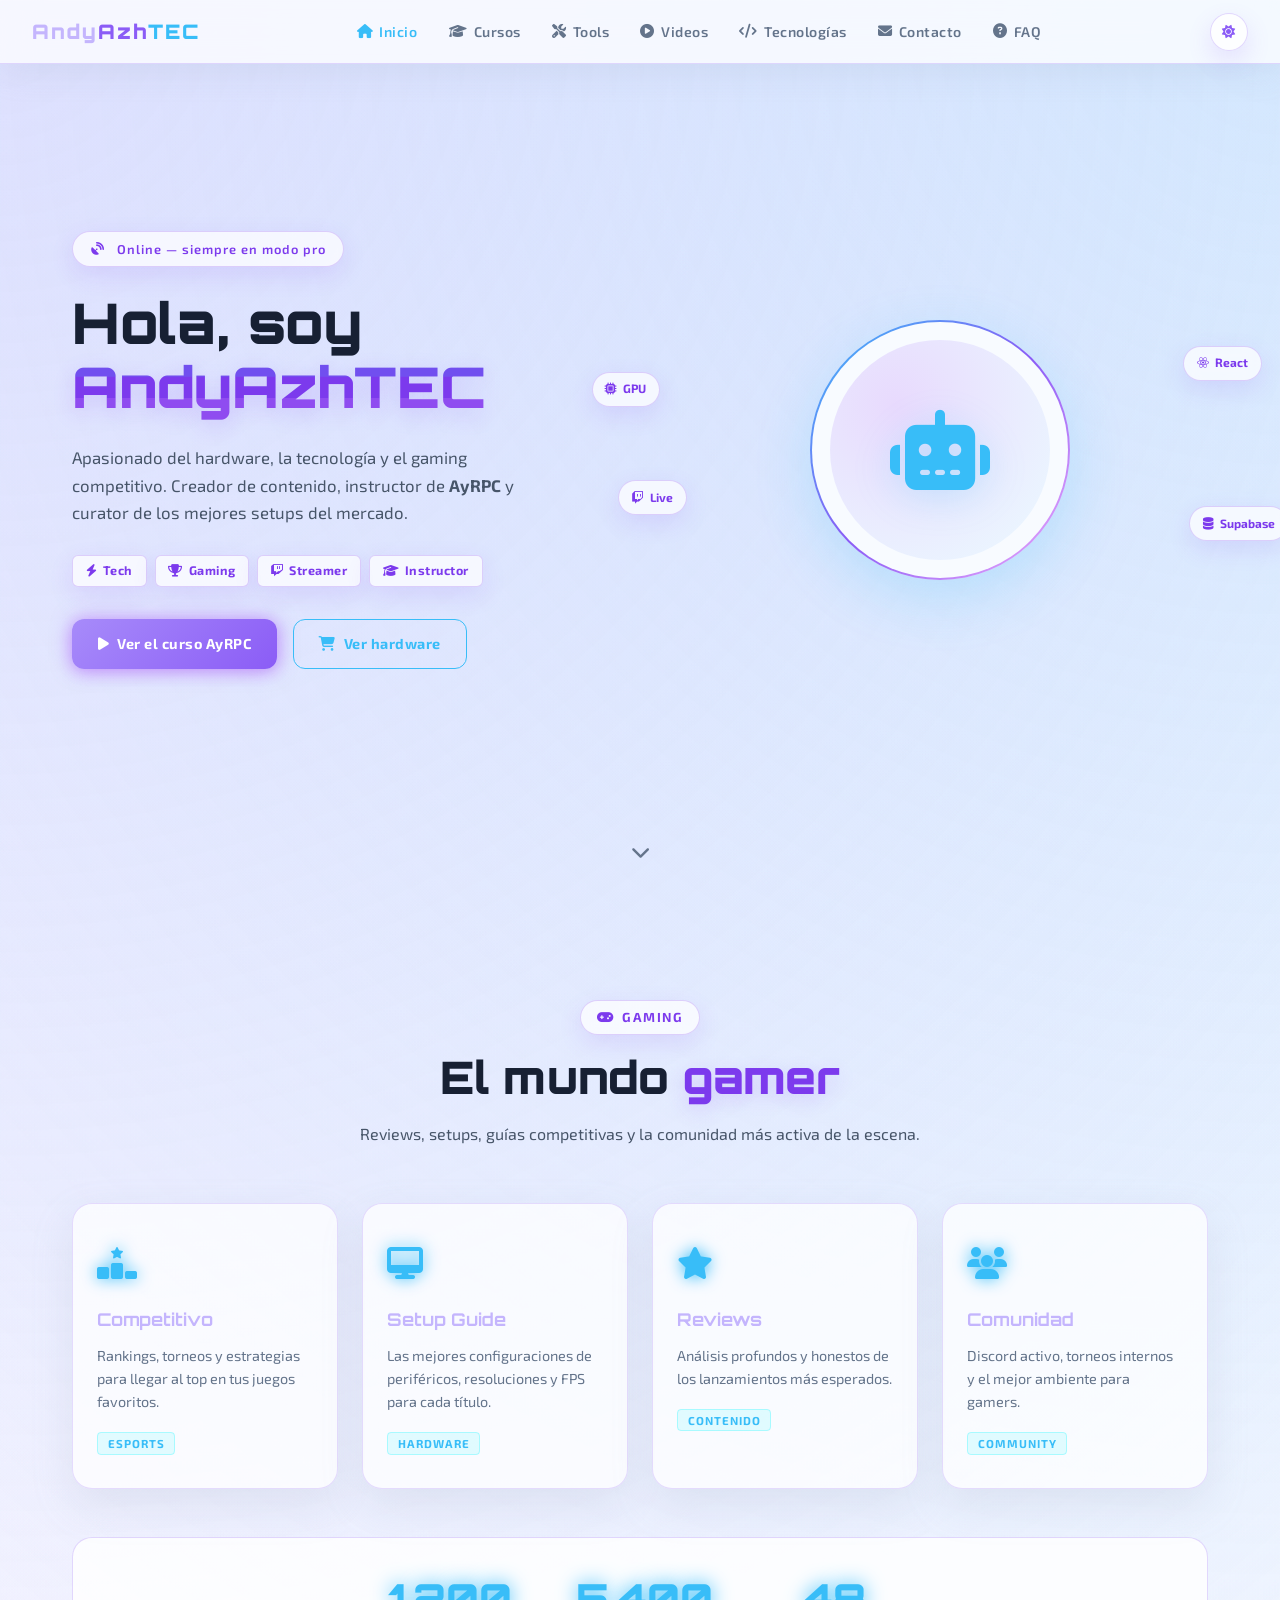
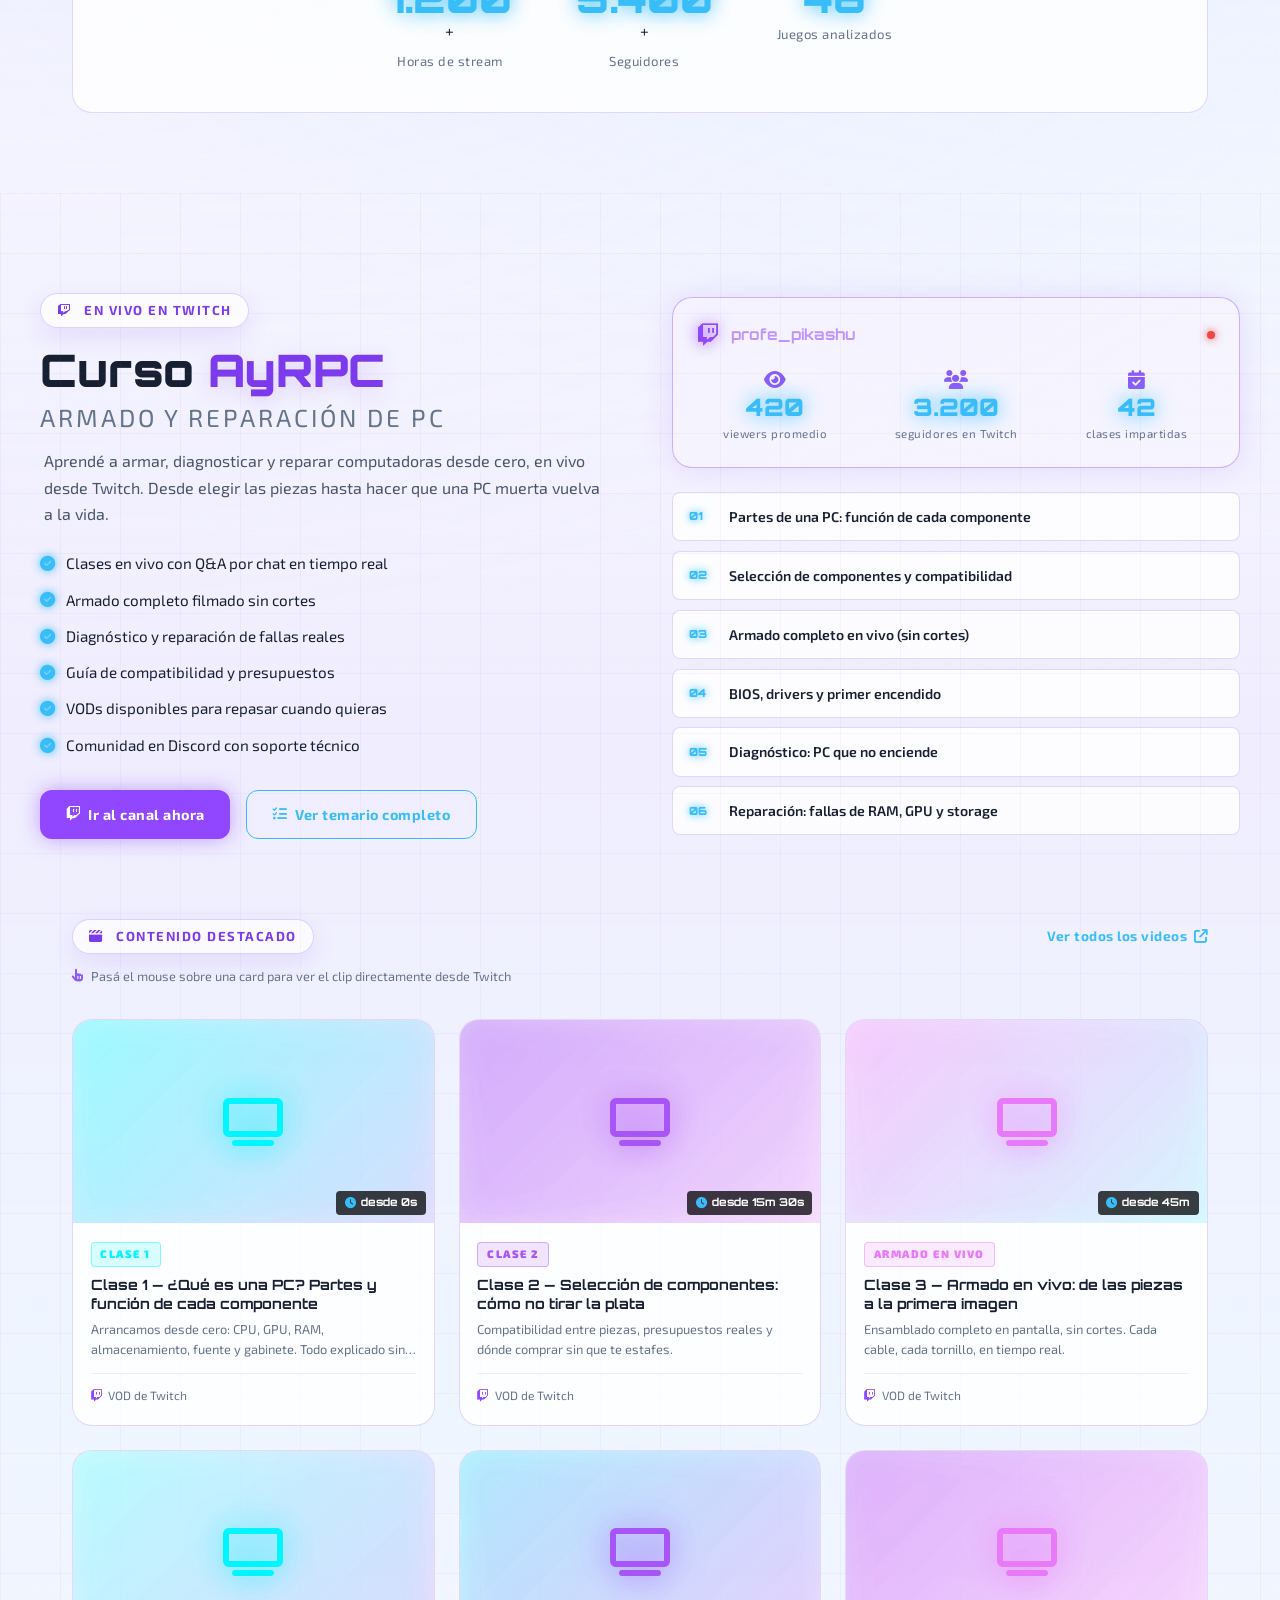
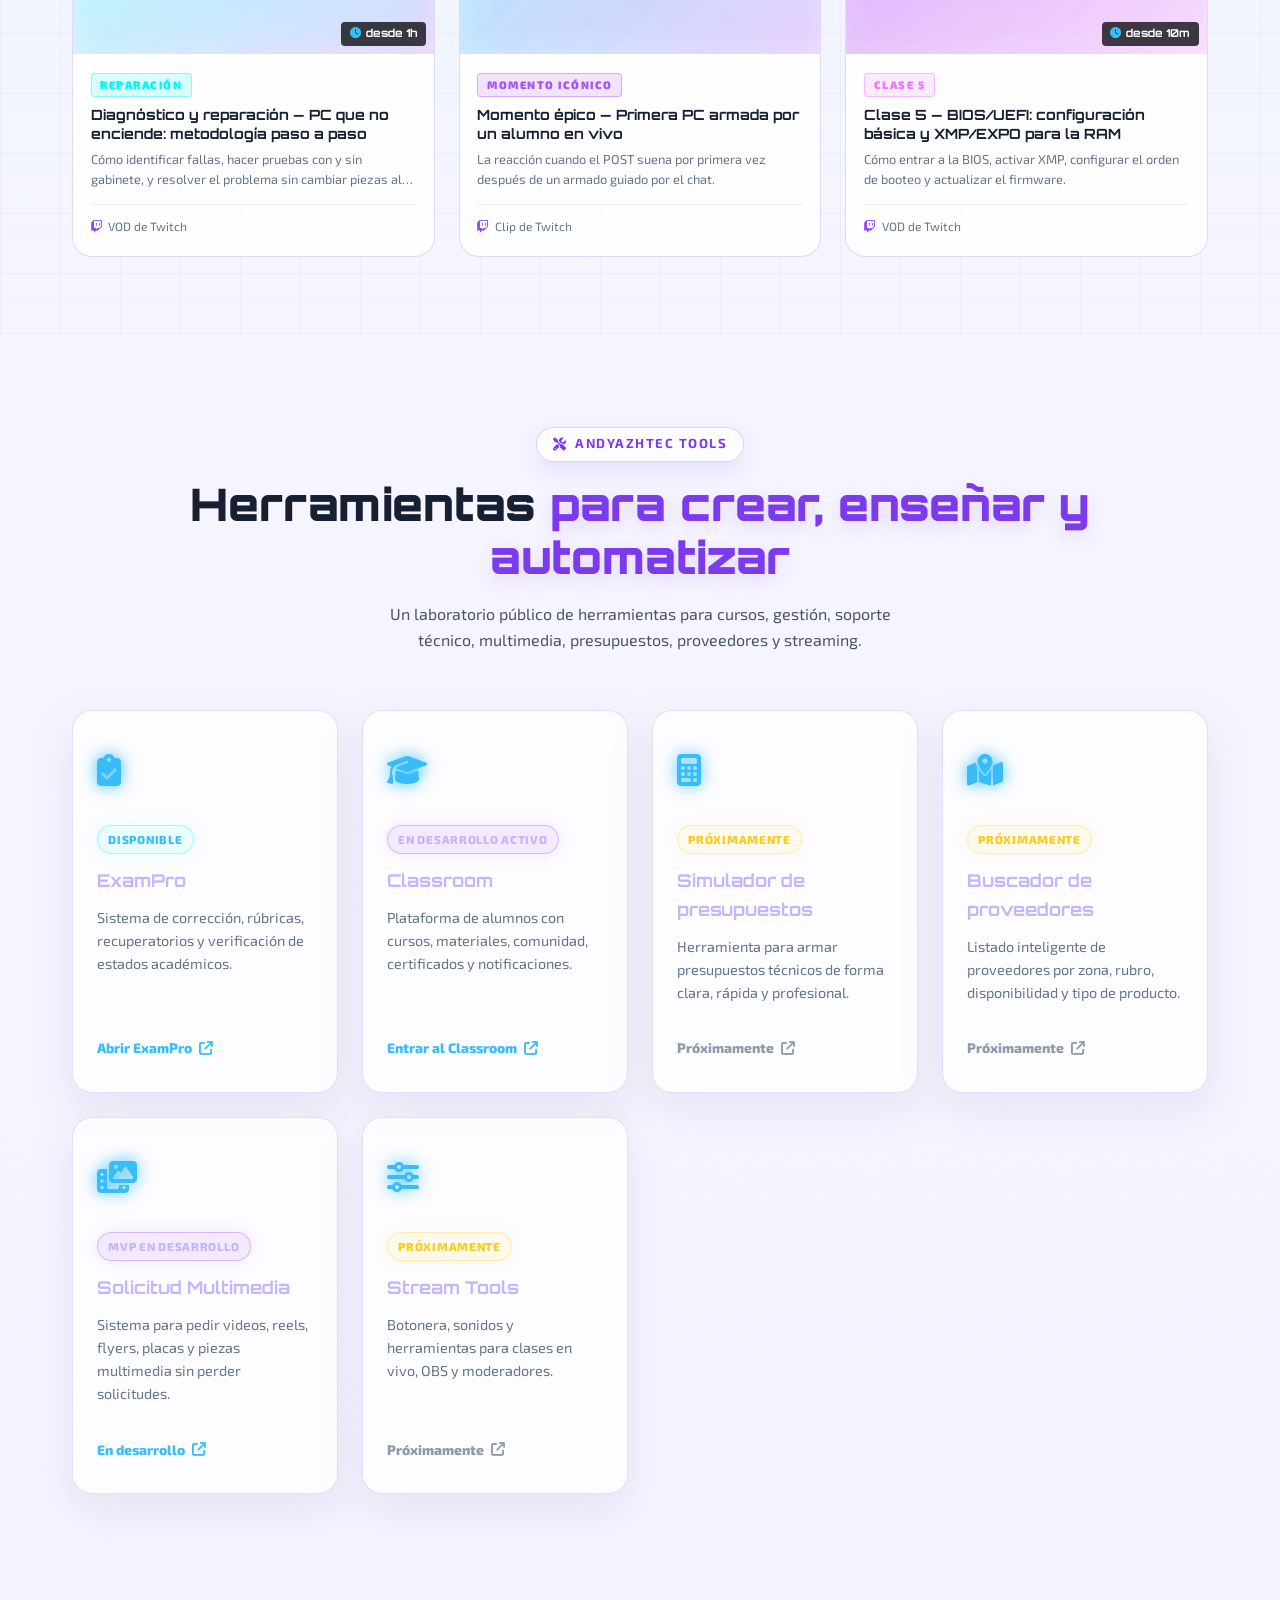
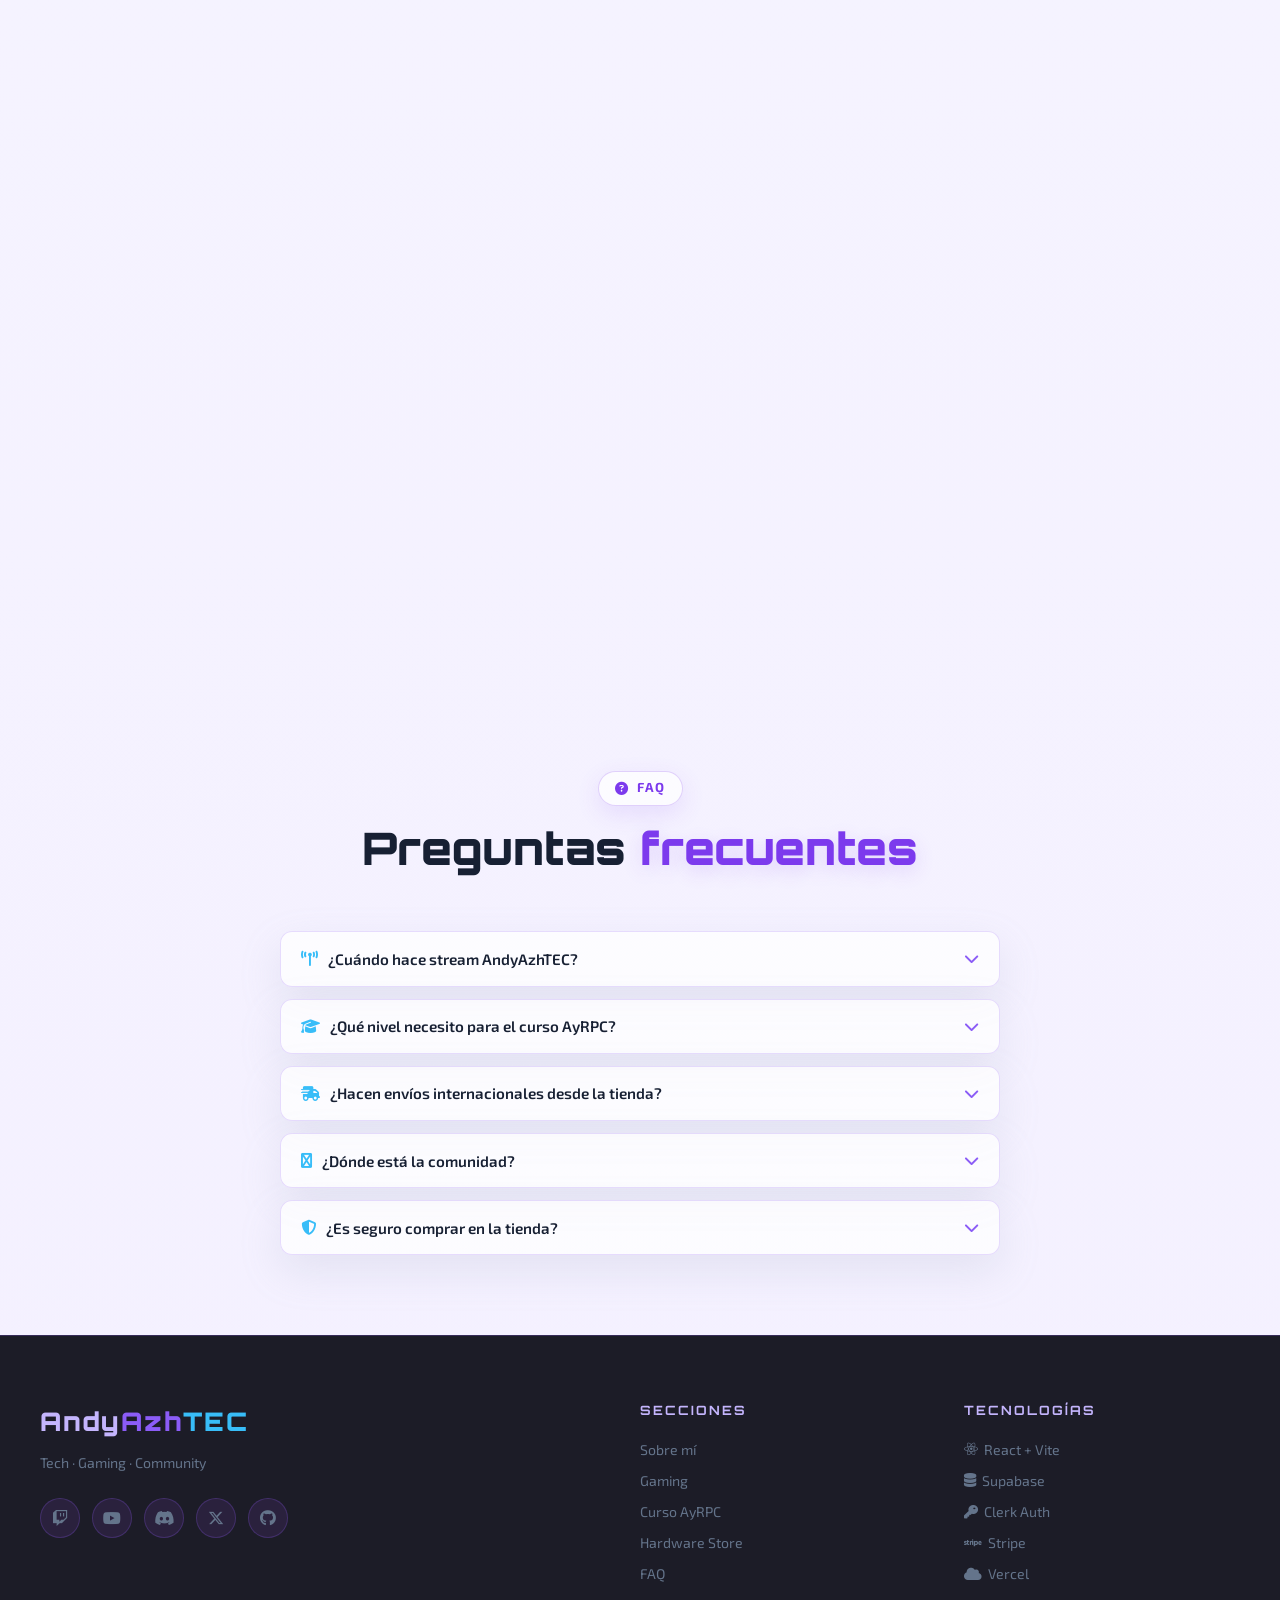
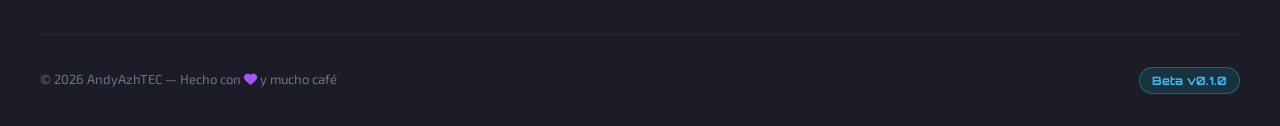
<file: index.html>
<!DOCTYPE html>
<html lang="es">
<head>
  <meta charset="UTF-8" />
  <meta name="viewport" content="width=device-width, initial-scale=1.0" />
  <title>AndyAzhTEC — Tech · Gaming · Community</title>

  <!-- Font Awesome 6 -->
  <link rel="stylesheet" href="https://cdnjs.cloudflare.com/ajax/libs/font-awesome/6.5.2/css/all.min.css" />

  <!-- Google Fonts -->
  <link rel="preconnect" href="https://fonts.googleapis.com" />
  <link rel="preconnect" href="https://fonts.gstatic.com" crossorigin />
  <link href="https://fonts.googleapis.com/css2?family=Orbitron:wght@400;700;900&family=Exo+2:wght@300;400;600;700&display=swap" rel="stylesheet" />

  <link rel="stylesheet" href="css/styles.css" />
</head>
<body>

  <!-- ═══════════════════════════════════════════
       PARTICLES BACKGROUND
  ═══════════════════════════════════════════ -->
  <div id="particles-bg"></div>

  <!-- ═══════════════════════════════════════════
       NAVBAR
  ═══════════════════════════════════════════ -->
  <nav class="navbar" id="navbar">
    <div class="nav-brand">
      <span class="neon-text">Andy</span><span class="neon-violet">Azh</span><span class="neon-cyan">TEC</span>
    </div>
    <ul class="nav-links" id="navLinks">
      <li><a href="#about" data-track="nav_inicio"><i class="fa-solid fa-house"></i> Inicio</a></li>
      <li><a href="#ayrpc" data-track="nav_cursos"><i class="fa-solid fa-graduation-cap"></i> Cursos</a></li>
      <li><a href="#tools" data-track="nav_tools"><i class="fa-solid fa-screwdriver-wrench"></i> Tools</a></li>
      <li><a href="#videos" data-track="nav_videos"><i class="fa-solid fa-circle-play"></i> Videos</a></li>
      <li><a href="#tech" data-track="nav_tecnologias"><i class="fa-solid fa-code"></i> Tecnologías</a></li>
      <li><a href="#contact" data-track="nav_contacto"><i class="fa-solid fa-envelope"></i> Contacto</a></li>
      <li><a href="#faq" data-track="nav_faq"><i class="fa-solid fa-circle-question"></i> FAQ</a></li>
    </ul>
    <button class="theme-toggle" id="themeToggle" type="button" aria-label="Cambiar tema" data-track="theme_toggle">
      <i class="fa-solid fa-moon"></i>
    </button>
    <button class="hamburger" id="hamburger" aria-label="Menú">
      <span></span><span></span><span></span>
    </button>
  </nav>

  <!-- ═══════════════════════════════════════════
       HERO / ABOUT SECTION
  ═══════════════════════════════════════════ -->
  <section id="about" class="section hero-section">
    <div class="hero-grid">
      <div class="hero-content">
        <div class="badge-pill">
          <i class="fa-solid fa-satellite-dish"></i> &nbsp;Online — siempre en modo pro
        </div>
        <h1 class="hero-title">
          Hola, soy<br />
          <span class="glitch-text" data-text="AndyAzhTEC">AndyAzhTEC</span>
        </h1>
        <p class="hero-sub">
          Apasionado del hardware, la tecnología y el gaming competitivo.
          Creador de contenido, instructor de <strong>AyRPC</strong> y curator
          de los mejores setups del mercado.
        </p>
        <div class="hero-tags">
          <span class="tag"><i class="fa-solid fa-bolt"></i> Tech</span>
          <span class="tag"><i class="fa-solid fa-trophy"></i> Gaming</span>
          <span class="tag"><i class="fa-brands fa-twitch"></i> Streamer</span>
          <span class="tag"><i class="fa-solid fa-graduation-cap"></i> Instructor</span>
        </div>
        <div class="hero-cta">
          <a href="#ayrpc" class="btn btn-primary">
            <i class="fa-solid fa-play"></i> Ver el curso AyRPC
          </a>
          <a href="#store" class="btn btn-outline">
            <i class="fa-solid fa-cart-shopping"></i> Ver hardware
          </a>
        </div>
      </div>
      <div class="hero-visual">
        <div class="avatar-ring">
          <div class="avatar-inner">
            <i class="fa-solid fa-robot fa-5x neon-icon"></i>
          </div>
        </div>
        <div class="floating-chips">
          <div class="chip chip-1"><i class="fa-brands fa-react"></i> React</div>
          <div class="chip chip-2"><i class="fa-solid fa-database"></i> Supabase</div>
          <div class="chip chip-3"><i class="fa-solid fa-microchip"></i> GPU</div>
          <div class="chip chip-4"><i class="fa-brands fa-twitch"></i> Live</div>
        </div>
      </div>
    </div>
    <div class="scroll-indicator">
      <i class="fa-solid fa-chevron-down"></i>
    </div>
  </section>

  <!-- ═══════════════════════════════════════════
       GAMING SECTION
  ═══════════════════════════════════════════ -->
  <section id="gaming" class="section gaming-section">
    <div class="section-header">
      <span class="section-label"><i class="fa-solid fa-gamepad"></i> Gaming</span>
      <h2 class="section-title">El mundo <span class="neon-violet">gamer</span></h2>
      <p class="section-desc">Reviews, setups, guías competitivas y la comunidad más activa de la escena.</p>
    </div>
    <div class="cards-grid">
      <div class="card card-glow" data-delay="0">
        <div class="card-icon"><i class="fa-solid fa-ranking-star"></i></div>
        <h3>Competitivo</h3>
        <p>Rankings, torneos y estrategias para llegar al top en tus juegos favoritos.</p>
        <span class="card-tag">Esports</span>
      </div>
      <div class="card card-glow" data-delay="100">
        <div class="card-icon"><i class="fa-solid fa-desktop"></i></div>
        <h3>Setup Guide</h3>
        <p>Las mejores configuraciones de periféricos, resoluciones y FPS para cada título.</p>
        <span class="card-tag">Hardware</span>
      </div>
      <div class="card card-glow" data-delay="200">
        <div class="card-icon"><i class="fa-solid fa-star"></i></div>
        <h3>Reviews</h3>
        <p>Análisis profundos y honestos de los lanzamientos más esperados.</p>
        <span class="card-tag">Contenido</span>
      </div>
      <div class="card card-glow" data-delay="300">
        <div class="card-icon"><i class="fa-solid fa-users"></i></div>
        <h3>Comunidad</h3>
        <p>Discord activo, torneos internos y el mejor ambiente para gamers.</p>
        <span class="card-tag">Community</span>
      </div>
    </div>
    <div class="gaming-stats">
      <div class="stat">
        <span class="stat-num" data-target="1200">0</span><span>+</span>
        <span class="stat-label">Horas de stream</span>
      </div>
      <div class="stat">
        <span class="stat-num" data-target="5400">0</span><span>+</span>
        <span class="stat-label">Seguidores</span>
      </div>
      <div class="stat">
        <span class="stat-num" data-target="48">0</span><span></span>
        <span class="stat-label">Juegos analizados</span>
      </div>
    </div>
  </section>

  <!-- ═══════════════════════════════════════════
       AYRPC COURSE SECTION — Armado y Reparación de PC
  ═══════════════════════════════════════════ -->
  <section id="ayrpc" class="section ayrpc-section">
    <div class="ayrpc-bg-grid"></div>

    <!-- ── Encabezado del curso ── -->
    <div class="section-inner">
      <div class="ayrpc-content">
        <span class="section-label live-badge">
          <i class="fa-brands fa-twitch"></i> &nbsp;En vivo en Twitch
        </span>
        <h2 class="section-title">
          Curso <span class="neon-cyan">AyRPC</span>
          <span class="ayrpc-subtitle">Armado y Reparación de PC</span>
        </h2>
        <p class="section-desc">
          Aprendé a armar, diagnosticar y reparar computadoras desde cero,
          en vivo desde Twitch. Desde elegir las piezas hasta hacer que
          una PC muerta vuelva a la vida.
        </p>
        <ul class="ayrpc-features">
          <li><i class="fa-solid fa-check-circle"></i> Clases en vivo con Q&amp;A por chat en tiempo real</li>
          <li><i class="fa-solid fa-check-circle"></i> Armado completo filmado sin cortes</li>
          <li><i class="fa-solid fa-check-circle"></i> Diagnóstico y reparación de fallas reales</li>
          <li><i class="fa-solid fa-check-circle"></i> Guía de compatibilidad y presupuestos</li>
          <li><i class="fa-solid fa-check-circle"></i> VODs disponibles para repasar cuando quieras</li>
          <li><i class="fa-solid fa-check-circle"></i> Comunidad en Discord con soporte técnico</li>
        </ul>
        <div class="ayrpc-cta">
          <a href="https://www.twitch.tv/profe_pikashu" target="_blank" rel="noopener" class="btn btn-twitch">
            <i class="fa-brands fa-twitch"></i> Ir al canal ahora
          </a>
          <a href="#" class="btn btn-outline">
            <i class="fa-solid fa-list-check"></i> Ver temario completo
          </a>
        </div>
      </div>

      <div class="ayrpc-stats-panel">
        <div class="twitch-card">
          <div class="twitch-header">
            <i class="fa-brands fa-twitch"></i>
            <span>profe_pikashu</span>
            <span class="live-dot"></span>
          </div>
          <div class="twitch-body">
            <div class="twitch-stat">
              <i class="fa-solid fa-eye"></i>
              <span class="stat-num" data-target="420">0</span>
              <small>viewers promedio</small>
            </div>
            <div class="twitch-stat">
              <i class="fa-solid fa-users"></i>
              <span class="stat-num" data-target="3200">0</span>
              <small>seguidores en Twitch</small>
            </div>
            <div class="twitch-stat">
              <i class="fa-solid fa-calendar-check"></i>
              <span class="stat-num" data-target="42">0</span>
              <small>clases impartidas</small>
            </div>
          </div>
        </div>
        <div class="module-list">
          <div class="module"><span class="mod-num">01</span> Partes de una PC: función de cada componente</div>
          <div class="module"><span class="mod-num">02</span> Selección de componentes y compatibilidad</div>
          <div class="module"><span class="mod-num">03</span> Armado completo en vivo (sin cortes)</div>
          <div class="module"><span class="mod-num">04</span> BIOS, drivers y primer encendido</div>
          <div class="module"><span class="mod-num">05</span> Diagnóstico: PC que no enciende</div>
          <div class="module"><span class="mod-num">06</span> Reparación: fallas de RAM, GPU y storage</div>
        </div>
      </div>
    </div>

    <!-- ── Video Showcase ── -->
    <div class="video-showcase">
      <div class="video-showcase-header">
        <span class="section-label" style="margin-bottom:0">
          <i class="fa-solid fa-clapperboard"></i> &nbsp;Contenido destacado
        </span>
        <a href="https://www.twitch.tv/profe_pikashu/videos" target="_blank" rel="noopener" class="videos-link">
          Ver todos los videos <i class="fa-solid fa-arrow-up-right-from-square"></i>
        </a>
      </div>
      <p class="video-showcase-hint">
        <i class="fa-solid fa-hand-pointer"></i>
        Pasá el mouse sobre una card para ver el clip directamente desde Twitch
      </p>
      <!-- Las cards se generan dinámicamente desde video-config.js -->
      <div class="video-cards-grid" id="videoCardsGrid"></div>
    </div>

    <!-- ── Portal de video expandido (se llena por JS) ── -->
    <div class="video-portal-overlay" id="videoPortalOverlay" onclick="VideoShowcase.close()"></div>
    <div class="video-portal" id="videoPortal">
      <div class="video-portal-inner">
        <button class="video-portal-close" id="videoPortalClose" onclick="VideoShowcase.close()">
          <i class="fa-solid fa-xmark"></i>
        </button>
        <div class="video-portal-info" id="videoPortalInfo"></div>
        <div class="video-portal-embed" id="videoPortalEmbed"></div>
        <div class="video-portal-footer" id="videoPortalFooter"></div>
      </div>
    </div>

  </section>

  <!-- ═══════════════════════════════════════════
       STORE AD CARD — Guiño publicitario
  ═══════════════════════════════════════════ -->

  <!-- TOOLS SECTION -->
  <section id="tools" class="section tools-section">
    <div class="section-header">
      <span class="section-label"><i class="fa-solid fa-screwdriver-wrench"></i> AndyAzhTEC Tools</span>
      <h2 class="section-title">Herramientas <span class="neon-cyan">para crear, enseñar y automatizar</span></h2>
      <p class="section-desc">
        Un laboratorio público de herramientas para cursos, gestión, soporte técnico, multimedia,
        presupuestos, proveedores y streaming.
      </p>
    </div>

    <div class="cards-grid tools-grid" id="toolsGrid">
      <!-- Las tools se generan dinámicamente desde site-config.js -->
    </div>
  </section>
  <section id="store" class="store-ad-section">
    <a href="store.html" class="store-ad-card" id="storeAdCard" aria-label="Ir a la tienda">

      <!-- Fondo: scan line + grid + ruido -->
      <div class="sad-bg-grid"></div>
      <div class="sad-scanline"></div>

      <!-- Íconos flotantes de hardware -->
      <div class="sad-floaters" aria-hidden="true">
        <span class="sad-float" style="--x:8%;--y:18%;--s:2.4rem;--d:0s;--dur:5.2s"><i class="fa-solid fa-microchip"></i></span>
        <span class="sad-float" style="--x:88%;--y:14%;--s:1.8rem;--d:0.7s;--dur:4.6s"><i class="fa-solid fa-computer-mouse"></i></span>
        <span class="sad-float" style="--x:75%;--y:70%;--s:2.2rem;--d:1.2s;--dur:6s"><i class="fa-solid fa-headphones"></i></span>
        <span class="sad-float" style="--x:15%;--y:72%;--s:1.6rem;--d:0.4s;--dur:4.8s"><i class="fa-solid fa-keyboard"></i></span>
        <span class="sad-float" style="--x:50%;--y:8%;--s:1.4rem;--d:1.8s;--dur:5.5s"><i class="fa-solid fa-fan"></i></span>
        <span class="sad-float" style="--x:92%;--y:50%;--s:1.9rem;--d:0.9s;--dur:5s"><i class="fa-solid fa-hard-drive"></i></span>
        <span class="sad-float" style="--x:4%;--y:45%;--s:1.5rem;--d:2.1s;--dur:6.2s"><i class="fa-solid fa-desktop"></i></span>
        <span class="sad-float" style="--x:60%;--y:85%;--s:1.7rem;--d:0.3s;--dur:4.4s"><i class="fa-solid fa-memory"></i></span>
        <span class="sad-float" style="--x:33%;--y:80%;--s:2rem;--d:1.5s;--dur:5.8s"><i class="fa-solid fa-bolt"></i></span>
      </div>

      <!-- Borde animado (rainbow neon) -->
      <div class="sad-border" aria-hidden="true"></div>

      <!-- Contenido central -->
      <div class="sad-inner">
        <div class="sad-eyebrow">
          <span class="sad-dot"></span>
          <span>AndyAzhTEC Store</span>
          <span class="sad-dot"></span>
        </div>

        <h2 class="sad-title">
          Equipate con<br />
          <span class="sad-highlight">todo lo necesario</span>
        </h2>

        <p class="sad-sub">
          GPUs · Periféricos · Audio · Storage · Cooling · Monitores
        </p>

        <div class="sad-prices">
          <span class="sad-price-chip"><i class="fa-solid fa-microchip"></i> Desde <strong>$159</strong></span>
          <span class="sad-price-chip sad-price-chip--hot"><i class="fa-solid fa-fire"></i> Ofertas del día</span>
          <span class="sad-price-chip"><i class="fa-solid fa-truck-fast"></i> Envío gratis +$150</span>
        </div>

        <div class="sad-cta-wrap">
          <span class="sad-cta">
            <i class="fa-solid fa-cart-shopping"></i>
            Ver la tienda completa
            <i class="fa-solid fa-arrow-right sad-arrow"></i>
          </span>
        </div>
      </div>

    </a>
  </section>

  <!-- ═══════════════════════════════════════════
       FAQ SECTION
  ═══════════════════════════════════════════ -->
  <section id="faq" class="section faq-section">
    <div class="section-header">
      <span class="section-label"><i class="fa-solid fa-circle-question"></i> FAQ</span>
      <h2 class="section-title">Preguntas <span class="neon-cyan">frecuentes</span></h2>
    </div>
    <div class="faq-list">
      <div class="faq-item">
        <button class="faq-question">
          <span><i class="fa-solid fa-broadcast-tower"></i> ¿Cuándo hace stream AndyAzhTEC?</span>
          <i class="fa-solid fa-chevron-down faq-icon"></i>
        </button>
        <div class="faq-answer">
          <p>Los streams son Lunes, Miércoles y Viernes de 20:00 a 23:00 (UTC-3). Los sábados hay sesiones especiales del curso AyRPC en vivo con duración extendida.</p>
        </div>
      </div>
      <div class="faq-item">
        <button class="faq-question">
          <span><i class="fa-solid fa-graduation-cap"></i> ¿Qué nivel necesito para el curso AyRPC?</span>
          <i class="fa-solid fa-chevron-down faq-icon"></i>
        </button>
        <div class="faq-answer">
          <p>El curso asume conocimientos básicos de programación (cualquier lenguaje). Se trabaja principalmente con Go y Node.js, pero el foco está en los conceptos de RPC y comunicación entre servicios.</p>
        </div>
      </div>
      <div class="faq-item">
        <button class="faq-question">
          <span><i class="fa-solid fa-truck-fast"></i> ¿Hacen envíos internacionales desde la tienda?</span>
          <i class="fa-solid fa-chevron-down faq-icon"></i>
        </button>
        <div class="faq-answer">
          <p>Por el momento la tienda opera como vitrina de recomendaciones con links a tiendas oficiales. El sistema de carrito completo con checkout estará disponible en la v1.0 con integración a Stripe y envíos internacionales.</p>
        </div>
      </div>
      <div class="faq-item">
        <button class="faq-question">
          <span><i class="fa-solid fa-discord"></i> ¿Dónde está la comunidad?</span>
          <i class="fa-solid fa-chevron-down faq-icon"></i>
        </button>
        <div class="faq-answer">
          <p>Toda la comunidad está centralizada en el servidor de Discord de AndyAzhTEC, con canales separados para gaming, tecnología, el curso AyRPC y soporte de compras.</p>
        </div>
      </div>
      <div class="faq-item">
        <button class="faq-question">
          <span><i class="fa-solid fa-shield-halved"></i> ¿Es seguro comprar en la tienda?</span>
          <i class="fa-solid fa-chevron-down faq-icon"></i>
        </button>
        <div class="faq-answer">
          <p>Sí. La autenticación usa Clerk y los pagos están procesados por Stripe con cifrado end-to-end. Nunca almacenamos datos de tarjetas. La base de datos (Supabase) tiene políticas RLS activas para cada usuario.</p>
        </div>
      </div>
    </div>
  </section>

  <!-- ═══════════════════════════════════════════
       FOOTER
  ═══════════════════════════════════════════ -->
  <footer class="footer">
    <div class="footer-grid">
      <div class="footer-brand">
        <div class="nav-brand" style="font-size:1.6rem">
          <span class="neon-text">Andy</span><span class="neon-violet">Azh</span><span class="neon-cyan">TEC</span>
        </div>
        <p>Tech · Gaming · Community</p>
        <div class="social-links">
          <a href="#" aria-label="Twitch"><i class="fa-brands fa-twitch"></i></a>
          <a href="#" aria-label="YouTube"><i class="fa-brands fa-youtube"></i></a>
          <a href="#" aria-label="Discord"><i class="fa-brands fa-discord"></i></a>
          <a href="#" aria-label="Twitter"><i class="fa-brands fa-x-twitter"></i></a>
          <a href="#" aria-label="GitHub"><i class="fa-brands fa-github"></i></a>
        </div>
      </div>
      <div class="footer-links">
        <h4>Secciones</h4>
        <ul>
          <li><a href="#about">Sobre mí</a></li>
          <li><a href="#gaming">Gaming</a></li>
          <li><a href="#ayrpc">Curso AyRPC</a></li>
          <li><a href="#store">Hardware Store</a></li>
          <li><a href="#faq">FAQ</a></li>
        </ul>
      </div>
      <div class="footer-links">
        <h4>Tecnologías</h4>
        <ul>
          <li><i class="fa-brands fa-react"></i> React + Vite</li>
          <li><i class="fa-solid fa-database"></i> Supabase</li>
          <li><i class="fa-solid fa-key"></i> Clerk Auth</li>
          <li><i class="fa-brands fa-stripe"></i> Stripe</li>
          <li><i class="fa-solid fa-cloud"></i> Vercel</li>
        </ul>
      </div>
    </div>
    <div class="footer-bottom">
      <p>© 2026 AndyAzhTEC — Hecho con <i class="fa-solid fa-heart" style="color:#a855f7"></i> y mucho café</p>
      <p class="version-badge">Beta v0.1.0</p>
    </div>
  </footer>

  <script src="js/site-config.js"></script>
  <script src="js/video-config.js"></script>
  <script src="js/main.js"></script>
  <script src="js/analytics.js"></script>
</body>
</html>
</file>
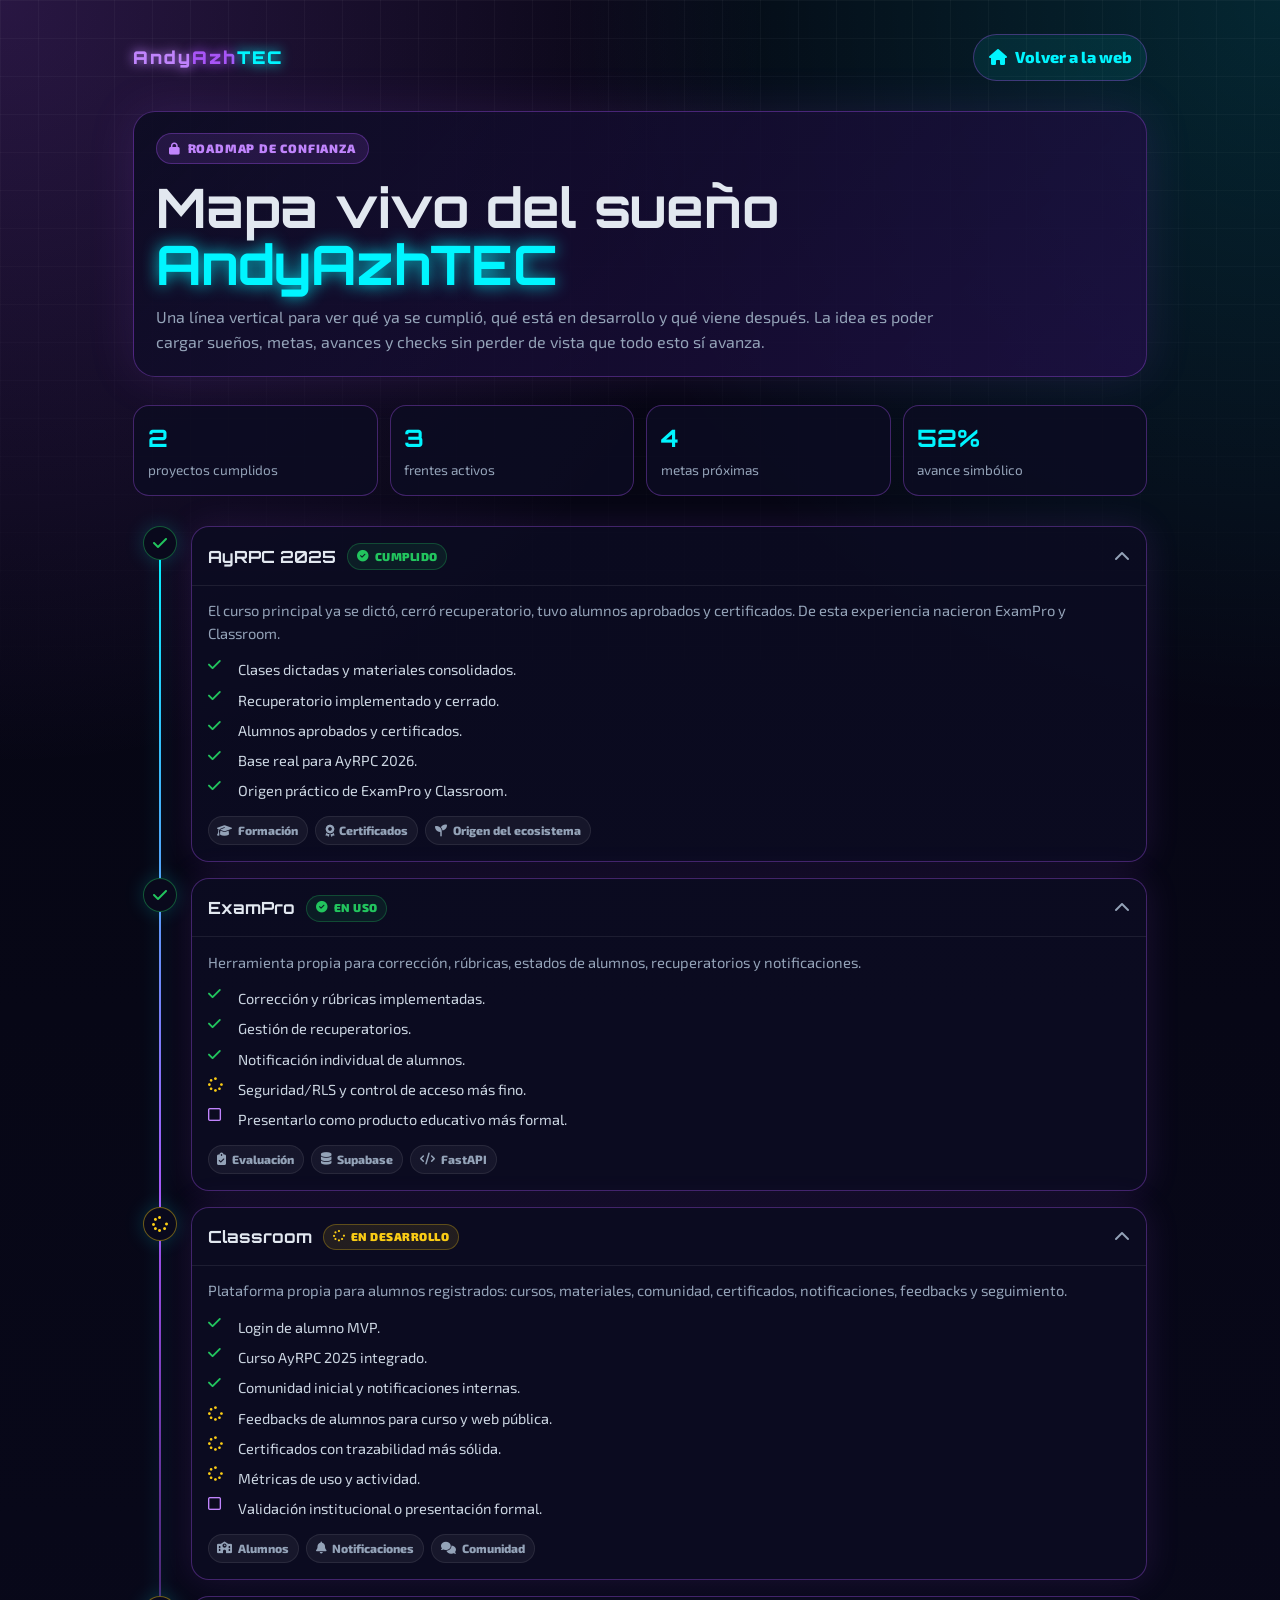
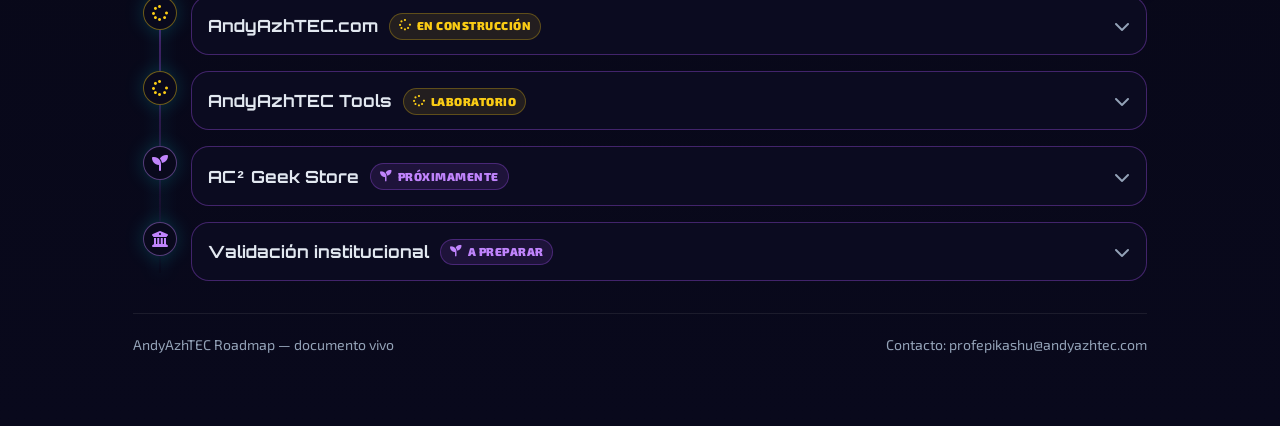
<file: roadmap.html>
<!DOCTYPE html>
<html lang="es">
<head>
  <meta charset="UTF-8" />
  <meta name="viewport" content="width=device-width, initial-scale=1.0" />

  <title>Roadmap AndyAzhTEC</title>

  <link rel="stylesheet" href="https://cdnjs.cloudflare.com/ajax/libs/font-awesome/6.5.2/css/all.min.css" />
  <link rel="preconnect" href="https://fonts.googleapis.com" />
  <link rel="preconnect" href="https://fonts.gstatic.com" crossorigin />
  <link href="https://fonts.googleapis.com/css2?family=Orbitron:wght@500;700;900&family=Exo+2:wght@300;400;600;700;800&display=swap" rel="stylesheet" />

  <style>
    :root {
      --cyan: #00f5ff;
      --violet: #a855f7;
      --lilac: #c084fc;
      --green: #22c55e;
      --yellow: #facc15;
      --blue: #38bdf8;
      --pink: #e879f9;
      --bg: #050510;
      --card: rgba(12, 12, 34, 0.86);
      --card2: rgba(20, 10, 48, 0.78);
      --border: rgba(168, 85, 247, 0.35);
      --text: #e2e8f0;
      --muted: #94a3b8;
      --line: rgba(0, 245, 255, 0.26);
    }

    * {
      box-sizing: border-box;
      margin: 0;
      padding: 0;
    }

    html {
      scroll-behavior: smooth;
    }

    body {
      min-height: 100vh;
      font-family: "Exo 2", sans-serif;
      color: var(--text);
      background:
        radial-gradient(circle at top left, rgba(168, 85, 247, 0.22), transparent 32%),
        radial-gradient(circle at top right, rgba(0, 245, 255, 0.14), transparent 30%),
        linear-gradient(180deg, #050510 0%, #09091c 100%);
      line-height: 1.55;
    }

    body::before {
      content: "";
      position: fixed;
      inset: 0;
      pointer-events: none;
      background-image:
        linear-gradient(rgba(255,255,255,0.035) 1px, transparent 1px),
        linear-gradient(90deg, rgba(255,255,255,0.035) 1px, transparent 1px);
      background-size: 38px 38px;
      mask-image: linear-gradient(to bottom, black, transparent 88%);
      z-index: 0;
    }

    .page {
      position: relative;
      z-index: 1;
      max-width: 1050px;
      margin: 0 auto;
      padding: 34px 18px 70px;
    }

    .topbar {
      display: flex;
      justify-content: space-between;
      align-items: center;
      gap: 1rem;
      margin-bottom: 30px;
      flex-wrap: wrap;
    }

    .brand {
      font-family: "Orbitron", monospace;
      font-size: 1.1rem;
      font-weight: 900;
      letter-spacing: 2px;
    }

    .brand .a { color: var(--lilac); text-shadow: 0 0 12px var(--lilac); }
    .brand .b { color: var(--violet); text-shadow: 0 0 12px var(--violet); }
    .brand .c { color: var(--cyan); text-shadow: 0 0 12px var(--cyan); }

    .btn {
      display: inline-flex;
      align-items: center;
      gap: 0.5rem;
      padding: 0.62rem 0.9rem;
      border-radius: 999px;
      border: 1px solid var(--border);
      color: var(--cyan);
      background: rgba(0, 245, 255, 0.08);
      text-decoration: none;
      font-weight: 800;
      transition: 0.2s ease;
    }

    .btn:hover {
      transform: translateY(-2px);
      box-shadow: 0 0 22px rgba(0, 245, 255, 0.18);
    }

    .hero {
      margin-bottom: 28px;
      padding: 1.35rem;
      border: 1px solid var(--border);
      border-radius: 22px;
      background: linear-gradient(135deg, rgba(12, 12, 34, 0.88), rgba(35, 15, 74, 0.72));
      box-shadow: 0 0 48px rgba(168, 85, 247, 0.13);
    }

    .eyebrow {
      display: inline-flex;
      align-items: center;
      gap: 0.45rem;
      padding: 0.32rem 0.75rem;
      border-radius: 999px;
      background: rgba(168, 85, 247, 0.14);
      border: 1px solid rgba(168, 85, 247, 0.32);
      color: var(--lilac);
      text-transform: uppercase;
      font-size: 0.76rem;
      font-weight: 900;
      letter-spacing: 0.8px;
      margin-bottom: 0.9rem;
    }

    h1 {
      font-family: "Orbitron", monospace;
      font-size: clamp(1.9rem, 5vw, 3.4rem);
      line-height: 1.05;
      margin-bottom: 0.75rem;
    }

    h1 span {
      color: var(--cyan);
      text-shadow: 0 0 16px rgba(0, 245, 255, 0.85);
    }

    .hero p {
      color: var(--muted);
      max-width: 820px;
      font-size: 1rem;
    }

    .summary {
      display: grid;
      grid-template-columns: repeat(4, minmax(0, 1fr));
      gap: 0.75rem;
      margin-bottom: 30px;
    }

    .summary-card {
      padding: 0.85rem;
      border-radius: 16px;
      border: 1px solid var(--border);
      background: var(--card);
    }

    .summary-card strong {
      display: block;
      font-family: "Orbitron", monospace;
      font-size: 1.5rem;
      color: var(--cyan);
    }

    .summary-card span {
      color: var(--muted);
      font-size: 0.85rem;
    }

    .roadmap {
      position: relative;
      display: grid;
      gap: 1rem;
      margin-left: 10px;
    }

    .roadmap::before {
      content: "";
      position: absolute;
      left: 16px;
      top: 8px;
      bottom: 8px;
      width: 2px;
      background: linear-gradient(var(--cyan), var(--violet), transparent);
      box-shadow: 0 0 18px rgba(0, 245, 255, 0.38);
    }

    .project {
      position: relative;
      display: grid;
      grid-template-columns: 34px 1fr;
      gap: 0.85rem;
      align-items: start;
    }

    .node {
      position: relative;
      z-index: 2;
      width: 34px;
      height: 34px;
      display: grid;
      place-items: center;
      border-radius: 50%;
      border: 1px solid rgba(255,255,255,0.16);
      background: #09091c;
      box-shadow: 0 0 20px rgba(0, 245, 255, 0.18);
    }

    .node.done { color: var(--green); border-color: rgba(34, 197, 94, 0.42); }
    .node.doing { color: var(--yellow); border-color: rgba(250, 204, 21, 0.42); }
    .node.soon { color: var(--lilac); border-color: rgba(192, 132, 252, 0.42); }

    details.card {
      border-radius: 18px;
      border: 1px solid var(--border);
      background: var(--card);
      overflow: hidden;
      transition: 0.22s ease;
    }

    details.card[open] {
      box-shadow: 0 0 34px rgba(168, 85, 247, 0.13);
    }

    summary {
      list-style: none;
      cursor: pointer;
      padding: 1rem 1rem 0.9rem;
      display: grid;
      grid-template-columns: 1fr auto;
      gap: 0.8rem;
      align-items: center;
    }

    summary::-webkit-details-marker {
      display: none;
    }

    .title-row {
      display: flex;
      align-items: center;
      gap: 0.7rem;
      flex-wrap: wrap;
    }

    .title-row h2 {
      font-family: "Orbitron", monospace;
      font-size: 1.05rem;
    }

    .status {
      display: inline-flex;
      align-items: center;
      gap: 0.35rem;
      padding: 0.22rem 0.55rem;
      border-radius: 999px;
      font-size: 0.72rem;
      font-weight: 900;
      text-transform: uppercase;
      letter-spacing: 0.5px;
    }

    .status.done {
      color: var(--green);
      background: rgba(34, 197, 94, 0.1);
      border: 1px solid rgba(34, 197, 94, 0.28);
    }

    .status.doing {
      color: var(--yellow);
      background: rgba(250, 204, 21, 0.1);
      border: 1px solid rgba(250, 204, 21, 0.28);
    }

    .status.soon {
      color: var(--lilac);
      background: rgba(168, 85, 247, 0.12);
      border: 1px solid rgba(168, 85, 247, 0.32);
    }

    .chevron {
      color: var(--muted);
      transition: transform 0.2s ease;
    }

    details[open] .chevron {
      transform: rotate(180deg);
    }

    .project-body {
      padding: 0 1rem 1rem;
      border-top: 1px solid rgba(255,255,255,0.08);
    }

    .desc {
      color: var(--muted);
      margin: 0.85rem 0;
      font-size: 0.92rem;
    }

    .checks {
      list-style: none;
      display: grid;
      gap: 0.48rem;
    }

    .checks li {
      display: grid;
      grid-template-columns: 22px 1fr;
      gap: 0.5rem;
      align-items: start;
      color: #cbd5e1;
      font-size: 0.91rem;
    }

    .checks small {
      display: block;
      color: var(--muted);
      font-size: 0.78rem;
      margin-top: 0.1rem;
    }

    .checks .fa-check { color: var(--green); }
    .checks .fa-spinner { color: var(--yellow); }
    .checks .fa-square { color: var(--lilac); }
    .checks .fa-circle-exclamation { color: var(--pink); }

    .meta {
      display: flex;
      flex-wrap: wrap;
      gap: 0.45rem;
      margin-top: 0.9rem;
    }

    .tag {
      display: inline-flex;
      align-items: center;
      gap: 0.35rem;
      padding: 0.25rem 0.55rem;
      border-radius: 999px;
      color: var(--muted);
      background: rgba(255,255,255,0.05);
      border: 1px solid rgba(255,255,255,0.08);
      font-size: 0.75rem;
      font-weight: 800;
    }

    .footer {
      margin-top: 32px;
      padding-top: 20px;
      border-top: 1px solid rgba(255,255,255,0.08);
      color: var(--muted);
      display: flex;
      justify-content: space-between;
      gap: 1rem;
      flex-wrap: wrap;
      font-size: 0.88rem;
    }

    @media (max-width: 820px) {
      .summary {
        grid-template-columns: repeat(2, minmax(0, 1fr));
      }
    }

    @media (max-width: 560px) {
      .page {
        padding-inline: 12px;
      }

      .summary {
        grid-template-columns: 1fr;
      }

      summary {
        grid-template-columns: 1fr;
      }

      .chevron {
        display: none;
      }
    }
  </style>
</head>

<body>
  <main class="page">
    <header class="topbar">
      <div class="brand">
        <span class="a">Andy</span><span class="b">Azh</span><span class="c">TEC</span>
      </div>
      <a class="btn" href="index.html"><i class="fa-solid fa-house"></i> Volver a la web</a>
    </header>

    <section class="hero">
      <span class="eyebrow"><i class="fa-solid fa-lock"></i> Roadmap de confianza</span>
      <h1>Mapa vivo del sueño <span>AndyAzhTEC</span></h1>
      <p>
        Una línea vertical para ver qué ya se cumplió, qué está en desarrollo y qué viene después.
        La idea es poder cargar sueños, metas, avances y checks sin perder de vista que todo esto sí avanza.
      </p>
    </section>

    <section class="summary">
      <div class="summary-card">
        <strong>2</strong>
        <span>proyectos cumplidos</span>
      </div>
      <div class="summary-card">
        <strong>3</strong>
        <span>frentes activos</span>
      </div>
      <div class="summary-card">
        <strong>4</strong>
        <span>metas próximas</span>
      </div>
      <div class="summary-card">
        <strong>52%</strong>
        <span>avance simbólico</span>
      </div>
    </section>

    <section class="roadmap">

      <article class="project">
        <div class="node done"><i class="fa-solid fa-check"></i></div>
        <details class="card" open>
          <summary>
            <div class="title-row">
              <h2>AyRPC 2025</h2>
              <span class="status done"><i class="fa-solid fa-circle-check"></i> Cumplido</span>
            </div>
            <i class="fa-solid fa-chevron-down chevron"></i>
          </summary>
          <div class="project-body">
            <p class="desc">
              El curso principal ya se dictó, cerró recuperatorio, tuvo alumnos aprobados y certificados.
              De esta experiencia nacieron ExamPro y Classroom.
            </p>
            <ul class="checks">
              <li><i class="fa-solid fa-check"></i><span>Clases dictadas y materiales consolidados.</span></li>
              <li><i class="fa-solid fa-check"></i><span>Recuperatorio implementado y cerrado.</span></li>
              <li><i class="fa-solid fa-check"></i><span>Alumnos aprobados y certificados.</span></li>
              <li><i class="fa-solid fa-check"></i><span>Base real para AyRPC 2026.</span></li>
              <li><i class="fa-solid fa-check"></i><span>Origen práctico de ExamPro y Classroom.</span></li>
            </ul>
            <div class="meta">
              <span class="tag"><i class="fa-solid fa-graduation-cap"></i> Formación</span>
              <span class="tag"><i class="fa-solid fa-award"></i> Certificados</span>
              <span class="tag"><i class="fa-solid fa-seedling"></i> Origen del ecosistema</span>
            </div>
          </div>
        </details>
      </article>

      <article class="project">
        <div class="node done"><i class="fa-solid fa-check"></i></div>
        <details class="card" open>
          <summary>
            <div class="title-row">
              <h2>ExamPro</h2>
              <span class="status done"><i class="fa-solid fa-circle-check"></i> En uso</span>
            </div>
            <i class="fa-solid fa-chevron-down chevron"></i>
          </summary>
          <div class="project-body">
            <p class="desc">
              Herramienta propia para corrección, rúbricas, estados de alumnos, recuperatorios y notificaciones.
            </p>
            <ul class="checks">
              <li><i class="fa-solid fa-check"></i><span>Corrección y rúbricas implementadas.</span></li>
              <li><i class="fa-solid fa-check"></i><span>Gestión de recuperatorios.</span></li>
              <li><i class="fa-solid fa-check"></i><span>Notificación individual de alumnos.</span></li>
              <li><i class="fa-solid fa-spinner"></i><span>Seguridad/RLS y control de acceso más fino.</span></li>
              <li><i class="fa-regular fa-square"></i><span>Presentarlo como producto educativo más formal.</span></li>
            </ul>
            <div class="meta">
              <span class="tag"><i class="fa-solid fa-clipboard-check"></i> Evaluación</span>
              <span class="tag"><i class="fa-solid fa-database"></i> Supabase</span>
              <span class="tag"><i class="fa-solid fa-code"></i> FastAPI</span>
            </div>
          </div>
        </details>
      </article>

      <article class="project">
        <div class="node doing"><i class="fa-solid fa-spinner"></i></div>
        <details class="card" open>
          <summary>
            <div class="title-row">
              <h2>Classroom</h2>
              <span class="status doing"><i class="fa-solid fa-spinner"></i> En desarrollo</span>
            </div>
            <i class="fa-solid fa-chevron-down chevron"></i>
          </summary>
          <div class="project-body">
            <p class="desc">
              Plataforma propia para alumnos registrados: cursos, materiales, comunidad, certificados,
              notificaciones, feedbacks y seguimiento.
            </p>
            <ul class="checks">
              <li><i class="fa-solid fa-check"></i><span>Login de alumno MVP.</span></li>
              <li><i class="fa-solid fa-check"></i><span>Curso AyRPC 2025 integrado.</span></li>
              <li><i class="fa-solid fa-check"></i><span>Comunidad inicial y notificaciones internas.</span></li>
              <li><i class="fa-solid fa-spinner"></i><span>Feedbacks de alumnos para curso y web pública.</span></li>
              <li><i class="fa-solid fa-spinner"></i><span>Certificados con trazabilidad más sólida.</span></li>
              <li><i class="fa-solid fa-spinner"></i><span>Métricas de uso y actividad.</span></li>
              <li><i class="fa-regular fa-square"></i><span>Validación institucional o presentación formal.</span></li>
            </ul>
            <div class="meta">
              <span class="tag"><i class="fa-solid fa-school"></i> Alumnos</span>
              <span class="tag"><i class="fa-solid fa-bell"></i> Notificaciones</span>
              <span class="tag"><i class="fa-solid fa-comments"></i> Comunidad</span>
            </div>
          </div>
        </details>
      </article>

      <article class="project">
        <div class="node doing"><i class="fa-solid fa-spinner"></i></div>
        <details class="card">
          <summary>
            <div class="title-row">
              <h2>AndyAzhTEC.com</h2>
              <span class="status doing"><i class="fa-solid fa-spinner"></i> En construcción</span>
            </div>
            <i class="fa-solid fa-chevron-down chevron"></i>
          </summary>
          <div class="project-body">
            <p class="desc">
              La salida pública del ecosistema: cursos, tools, servicios, clientes, roadmap, contacto y proyectos futuros.
            </p>
            <ul class="checks">
              <li><i class="fa-solid fa-check"></i><span>Repo publicado en GitHub Pages.</span></li>
              <li><i class="fa-solid fa-check"></i><span>Correos iniciales del dominio configurados.</span></li>
              <li><i class="fa-solid fa-check"></i><span>Sección Tools inicial.</span></li>
              <li><i class="fa-solid fa-spinner"></i><span>Reescribir identidad pública del hero.</span></li>
              <li><i class="fa-solid fa-spinner"></i><span>Agregar servicios reales y casos de clientes.</span></li>
              <li><i class="fa-solid fa-spinner"></i><span>Agregar testimonios y feedbacks.</span></li>
            </ul>
            <div class="meta">
              <span class="tag"><i class="fa-solid fa-globe"></i> Web pública</span>
              <span class="tag"><i class="fa-brands fa-github"></i> GitHub Pages</span>
              <span class="tag"><i class="fa-solid fa-envelope"></i> Dominio propio</span>
            </div>
          </div>
        </details>
      </article>

      <article class="project">
        <div class="node doing"><i class="fa-solid fa-spinner"></i></div>
        <details class="card">
          <summary>
            <div class="title-row">
              <h2>AndyAzhTEC Tools</h2>
              <span class="status doing"><i class="fa-solid fa-spinner"></i> Laboratorio</span>
            </div>
            <i class="fa-solid fa-chevron-down chevron"></i>
          </summary>
          <div class="project-body">
            <p class="desc">
              Herramientas nacidas de problemas reales: presupuestos, proveedores, multimedia, soundboard y automatizaciones.
            </p>
            <ul class="checks">
              <li><i class="fa-solid fa-check"></i><span>ExamPro como primera tool real.</span></li>
              <li><i class="fa-solid fa-check"></i><span>Classroom como plataforma propia.</span></li>
              <li><i class="fa-solid fa-spinner"></i><span>Solicitud Multimedia para clientes.</span></li>
              <li><i class="fa-regular fa-square"></i><span>Simulador de presupuestos.</span></li>
              <li><i class="fa-regular fa-square"></i><span>Buscador de proveedores por zona.</span></li>
              <li><i class="fa-regular fa-square"></i><span>Stream Tools / soundboard para clases.</span></li>
            </ul>
            <div class="meta">
              <span class="tag"><i class="fa-solid fa-screwdriver-wrench"></i> Tools</span>
              <span class="tag"><i class="fa-solid fa-lightbulb"></i> Ideas reales</span>
              <span class="tag"><i class="fa-solid fa-rocket"></i> MVPs</span>
            </div>
          </div>
        </details>
      </article>

      <article class="project">
        <div class="node soon"><i class="fa-solid fa-seedling"></i></div>
        <details class="card">
          <summary>
            <div class="title-row">
              <h2>AC² Geek Store</h2>
              <span class="status soon"><i class="fa-solid fa-seedling"></i> Próximamente</span>
            </div>
            <i class="fa-solid fa-chevron-down chevron"></i>
          </summary>
          <div class="project-body">
            <p class="desc">
              Proyecto junto a Ani para vender productos geek, anime, comics, impresión 3D, remeras, regalos y boludeces hermosas.
            </p>
            <ul class="checks">
              <li><i class="fa-regular fa-square"></i><span>Definir nombre visual, logo y estilo.</span></li>
              <li><i class="fa-regular fa-square"></i><span>Definir catálogo inicial sin stockearse como animal.</span></li>
              <li><i class="fa-regular fa-square"></i><span>Evaluar proveedores locales y externos.</span></li>
              <li><i class="fa-regular fa-square"></i><span>Explorar impresión 3D y productos personalizados.</span></li>
              <li><i class="fa-regular fa-square"></i><span>Pensar lanzamiento desde Zona Oeste / Padua.</span></li>
            </ul>
            <div class="meta">
              <span class="tag"><i class="fa-solid fa-store"></i> Geek store</span>
              <span class="tag"><i class="fa-solid fa-heart"></i> Andy + Ani</span>
              <span class="tag"><i class="fa-solid fa-cube"></i> 3D / merch</span>
            </div>
          </div>
        </details>
      </article>

      <article class="project">
        <div class="node soon"><i class="fa-solid fa-building-columns"></i></div>
        <details class="card">
          <summary>
            <div class="title-row">
              <h2>Validación institucional</h2>
              <span class="status soon"><i class="fa-solid fa-seedling"></i> A preparar</span>
            </div>
            <i class="fa-solid fa-chevron-down chevron"></i>
          </summary>
          <div class="project-body">
            <p class="desc">
              Camino para que AyRPC y las herramientas educativas tengan más peso ante empresas, instituciones y alumnos.
            </p>
            <ul class="checks">
              <li><i class="fa-regular fa-square"></i><span>Programa formal del curso.</span></li>
              <li><i class="fa-regular fa-square"></i><span>Carga horaria, objetivos y criterios de aprobación.</span></li>
              <li><i class="fa-regular fa-square"></i><span>Certificados verificables con trazabilidad.</span></li>
              <li><i class="fa-regular fa-square"></i><span>Carpeta institucional de presentación.</span></li>
              <li><i class="fa-regular fa-square"></i><span>Explorar presentación en instituciones educativas / Ministerio / empresas.</span></li>
            </ul>
            <div class="meta">
              <span class="tag"><i class="fa-solid fa-file-signature"></i> Formalización</span>
              <span class="tag"><i class="fa-solid fa-award"></i> Certificación</span>
              <span class="tag"><i class="fa-solid fa-handshake"></i> Convenios</span>
            </div>
          </div>
        </details>
      </article>

    </section>

    <footer class="footer">
      <span>AndyAzhTEC Roadmap — documento vivo</span>
      <span>Contacto: profepikashu@andyazhtec.com</span>
    </footer>
  </main>
</body>
</html>
</file>
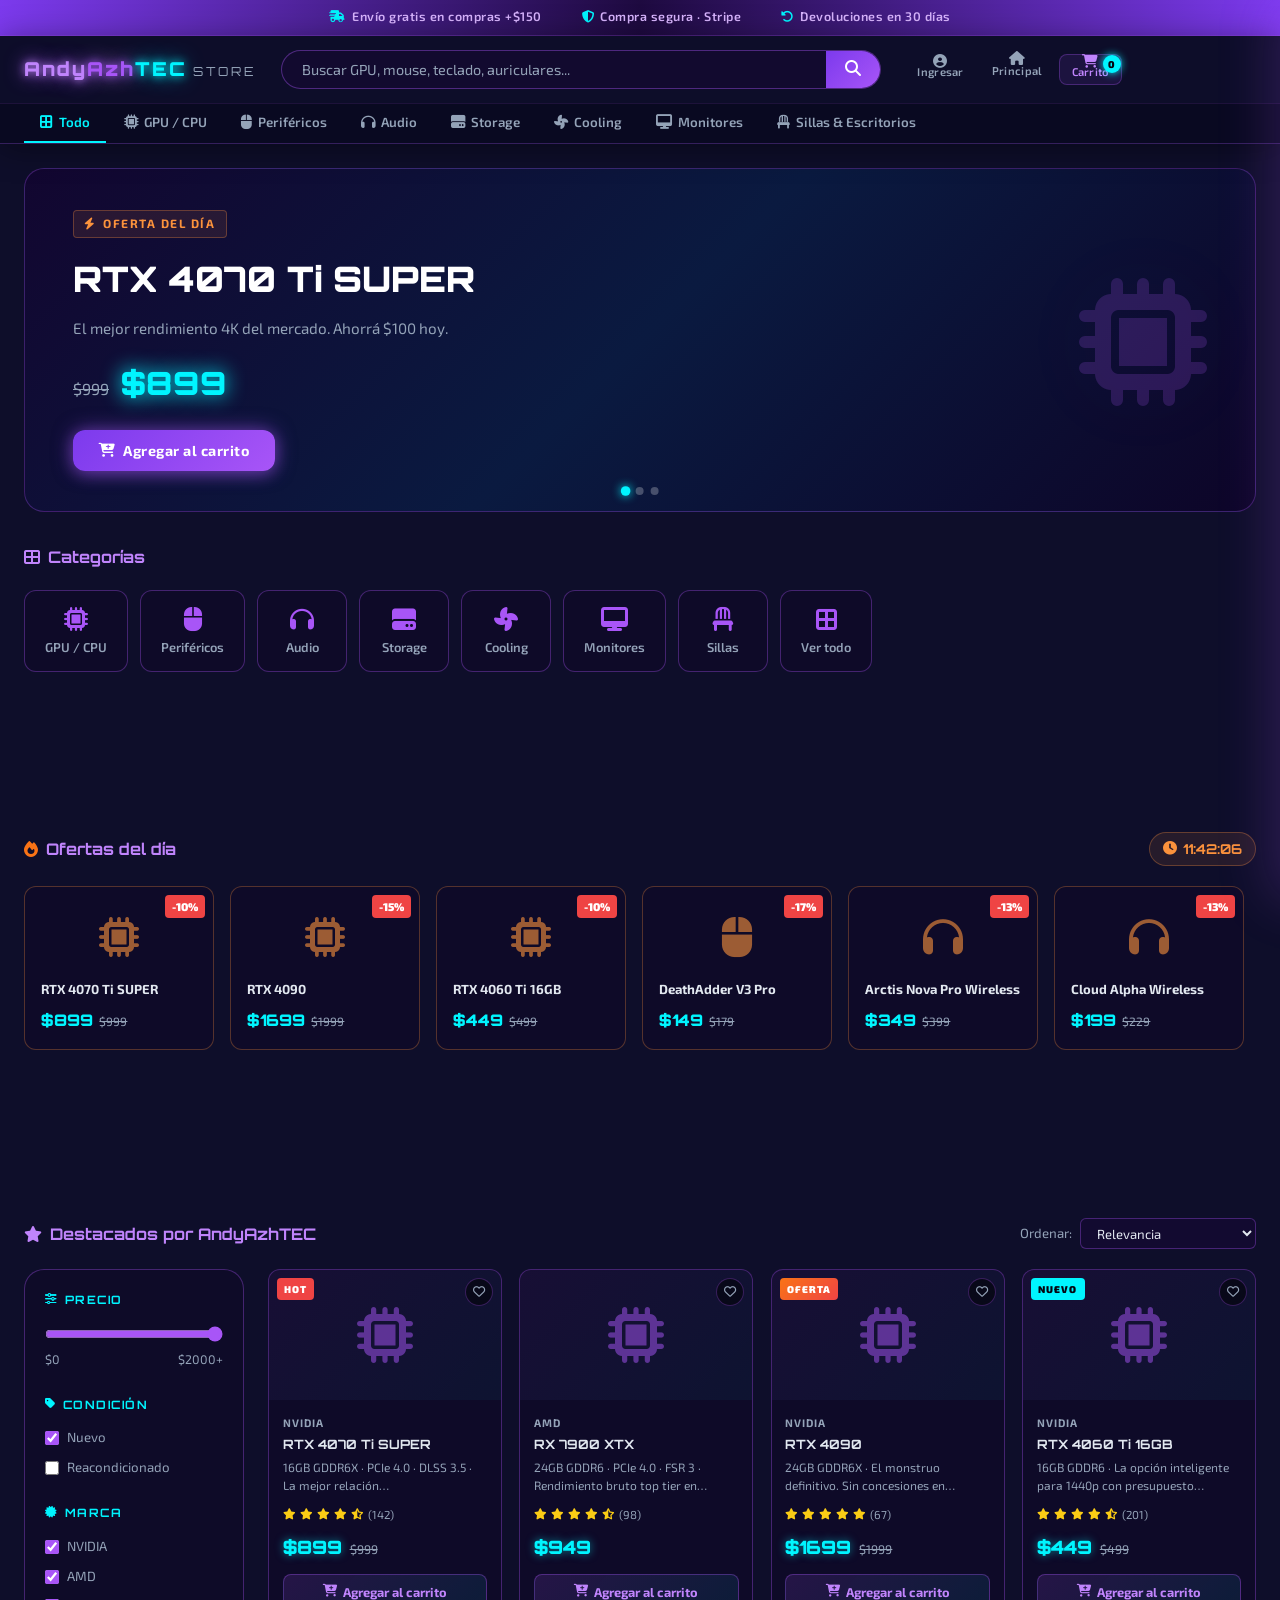
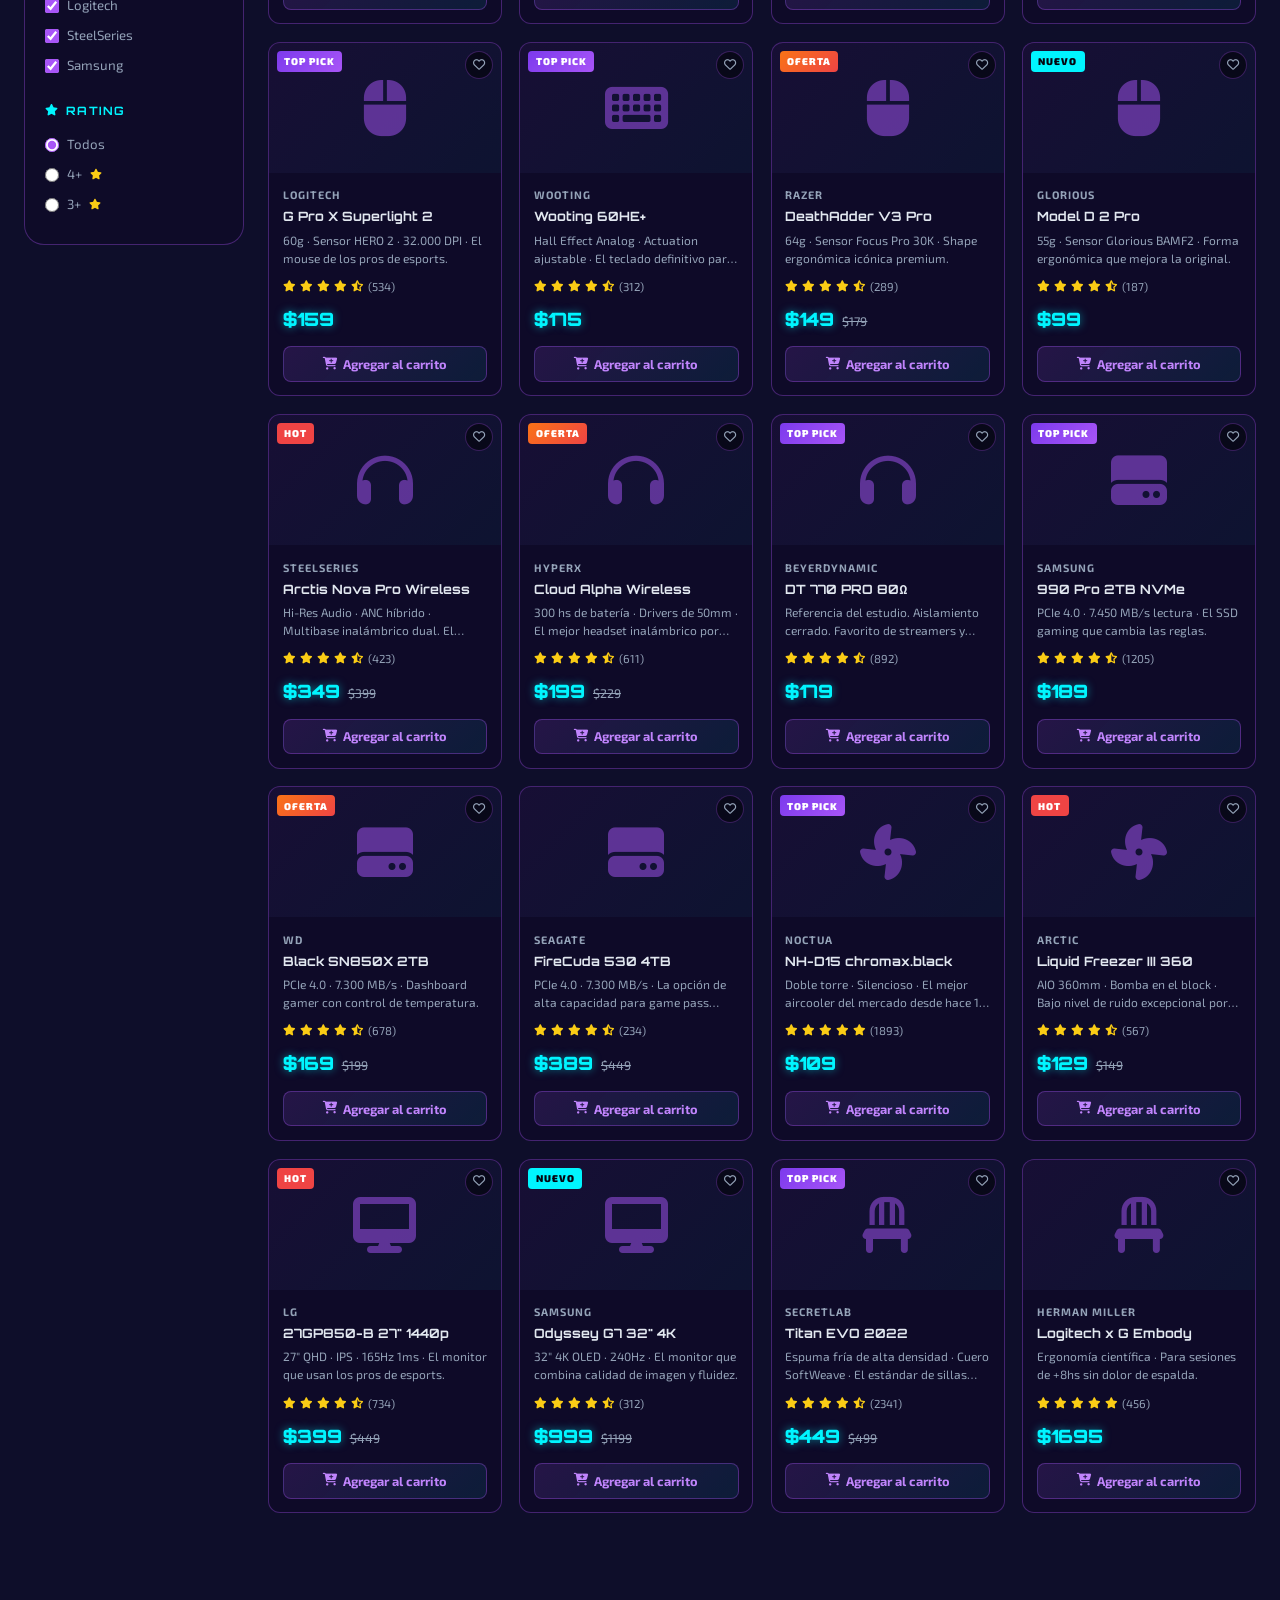
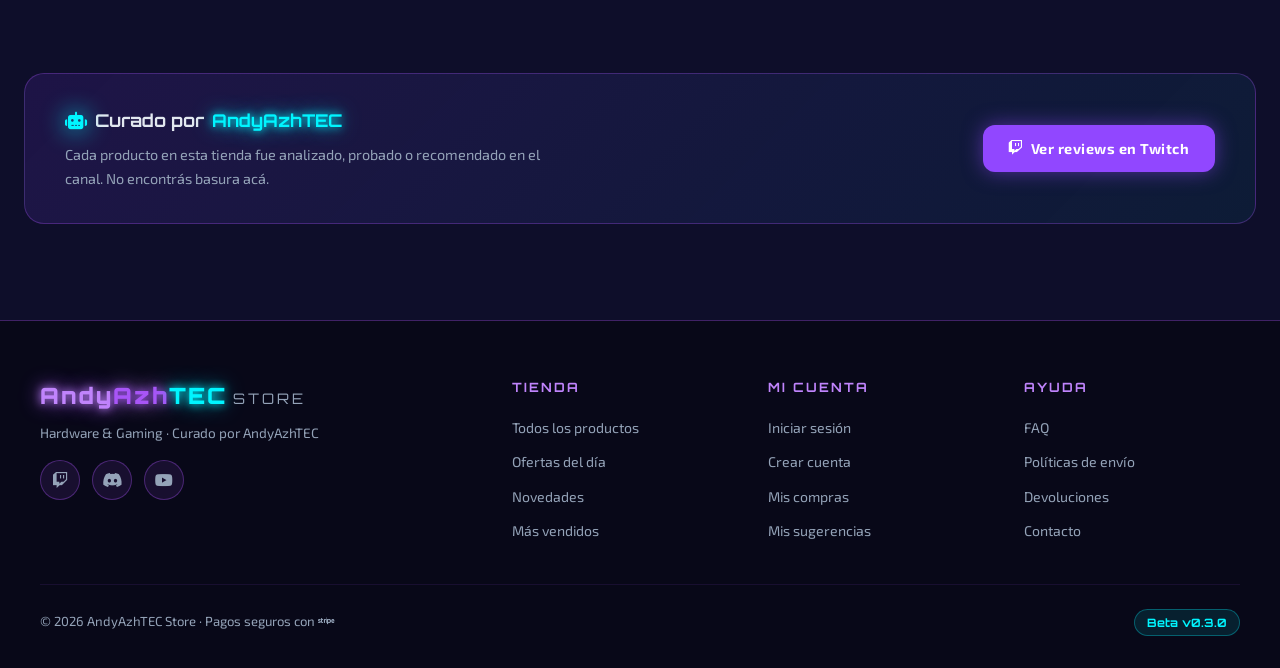
<file: store.html>
<!DOCTYPE html>
<html lang="es">
<head>
  <meta charset="UTF-8" />
  <meta name="viewport" content="width=device-width, initial-scale=1.0" />
  <title>AndyAzhTEC Store — Hardware &amp; Gaming</title>
  <link rel="stylesheet" href="https://cdnjs.cloudflare.com/ajax/libs/font-awesome/6.5.2/css/all.min.css" />
  <link rel="preconnect" href="https://fonts.googleapis.com" />
  <link rel="preconnect" href="https://fonts.gstatic.com" crossorigin />
  <link href="https://fonts.googleapis.com/css2?family=Orbitron:wght@400;700;900&family=Exo+2:wght@300;400;600;700&display=swap" rel="stylesheet" />
  <link rel="stylesheet" href="css/styles.css" />
  <link rel="stylesheet" href="css/store.css" />
</head>
<body class="store-body">

  <!-- ══════════════════════════════════════════
       STORE TOPBAR
  ══════════════════════════════════════════ -->
  <div class="store-topbar">
    <div class="store-topbar-inner">
      <span><i class="fa-solid fa-truck-fast"></i> Envío gratis en compras +$150</span>
      <span><i class="fa-solid fa-shield-halved"></i> Compra segura · Stripe</span>
      <span><i class="fa-solid fa-rotate-left"></i> Devoluciones en 30 días</span>
    </div>
  </div>

  <!-- ══════════════════════════════════════════
       STORE HEADER
  ══════════════════════════════════════════ -->
  <header class="store-header" id="storeHeader">
    <div class="store-header-inner">
      <!-- Logo -->
      <a href="index.html" class="store-logo">
        <span class="neon-text">Andy</span><span class="neon-violet">Azh</span><span class="neon-cyan">TEC</span>
        <span class="store-logo-sub">Store</span>
      </a>

      <!-- Search bar -->
      <div class="store-search">
        <div class="store-search-box">
          <input type="text" id="searchInput" placeholder="Buscar GPU, mouse, teclado, auriculares..." autocomplete="off" />
          <button class="search-btn" onclick="StoreApp.search()">
            <i class="fa-solid fa-magnifying-glass"></i>
          </button>
        </div>
        <div class="search-suggestions" id="searchSuggestions"></div>
      </div>

      <!-- Header actions -->
      <div class="store-header-actions">
        <button class="hdr-btn" id="btnAccount" onclick="StoreApp.openAccount()" aria-label="Mi cuenta">
          <i class="fa-solid fa-user-circle fa-lg"></i>
          <span id="hdrUserLabel">Ingresar</span>
        </button>
        <a href="index.html" class="hdr-btn" aria-label="Volver al sitio principal">
          <i class="fa-solid fa-house fa-lg"></i>
          <span>Principal</span>
        </a>
        <button class="hdr-btn hdr-btn--cart" id="btnCart" onclick="StoreApp.toggleCart()" aria-label="Carrito">
          <i class="fa-solid fa-cart-shopping fa-lg"></i>
          <span>Carrito</span>
          <span class="hdr-cart-badge" id="hdrCartBadge">0</span>
        </button>
      </div>
    </div>

    <!-- Category nav -->
    <nav class="store-cat-nav">
      <div class="store-cat-nav-inner">
        <button class="cat-nav-btn active" data-cat="all" onclick="StoreApp.filterCat(this)">
          <i class="fa-solid fa-border-all"></i> Todo
        </button>
        <button class="cat-nav-btn" data-cat="gpu" onclick="StoreApp.filterCat(this)">
          <i class="fa-solid fa-microchip"></i> GPU / CPU
        </button>
        <button class="cat-nav-btn" data-cat="perifericos" onclick="StoreApp.filterCat(this)">
          <i class="fa-solid fa-computer-mouse"></i> Periféricos
        </button>
        <button class="cat-nav-btn" data-cat="audio" onclick="StoreApp.filterCat(this)">
          <i class="fa-solid fa-headphones"></i> Audio
        </button>
        <button class="cat-nav-btn" data-cat="storage" onclick="StoreApp.filterCat(this)">
          <i class="fa-solid fa-hard-drive"></i> Storage
        </button>
        <button class="cat-nav-btn" data-cat="cooling" onclick="StoreApp.filterCat(this)">
          <i class="fa-solid fa-fan"></i> Cooling
        </button>
        <button class="cat-nav-btn" data-cat="monitor" onclick="StoreApp.filterCat(this)">
          <i class="fa-solid fa-desktop"></i> Monitores
        </button>
        <button class="cat-nav-btn" data-cat="silla" onclick="StoreApp.filterCat(this)">
          <i class="fa-solid fa-chair"></i> Sillas &amp; Escritorios
        </button>
      </div>
    </nav>
  </header>

  <!-- ══════════════════════════════════════════
       MAIN STORE LAYOUT
  ══════════════════════════════════════════ -->
  <main class="store-main">

    <!-- ── HERO BANNER ── -->
    <div class="store-hero">
      <div class="store-hero-slide active">
        <div class="hero-slide-content">
          <span class="hero-slide-label"><i class="fa-solid fa-bolt"></i> Oferta del día</span>
          <h2>RTX 4070 Ti SUPER</h2>
          <p>El mejor rendimiento 4K del mercado. Ahorrá $100 hoy.</p>
          <div class="hero-slide-price">
            <span class="hero-old">$999</span>
            <span class="hero-new">$899</span>
          </div>
          <button class="btn btn-primary" onclick="StoreApp.addToCart('RTX 4070 Ti SUPER',899,'gpu')">
            <i class="fa-solid fa-cart-plus"></i> Agregar al carrito
          </button>
        </div>
        <div class="hero-slide-visual">
          <i class="fa-solid fa-microchip"></i>
        </div>
      </div>
      <div class="store-hero-dots">
        <span class="hero-dot active"></span>
        <span class="hero-dot"></span>
        <span class="hero-dot"></span>
      </div>
    </div>

    <!-- ── CATEGORIES CARDS ── -->
    <section class="store-section">
      <div class="store-section-header">
        <h3><i class="fa-solid fa-table-cells-large"></i> Categorías</h3>
      </div>
      <div class="categories-row">
        <button class="cat-card" onclick="StoreApp.filterCat(null,'gpu')">
          <i class="fa-solid fa-microchip"></i>
          <span>GPU / CPU</span>
        </button>
        <button class="cat-card" onclick="StoreApp.filterCat(null,'perifericos')">
          <i class="fa-solid fa-computer-mouse"></i>
          <span>Periféricos</span>
        </button>
        <button class="cat-card" onclick="StoreApp.filterCat(null,'audio')">
          <i class="fa-solid fa-headphones"></i>
          <span>Audio</span>
        </button>
        <button class="cat-card" onclick="StoreApp.filterCat(null,'storage')">
          <i class="fa-solid fa-hard-drive"></i>
          <span>Storage</span>
        </button>
        <button class="cat-card" onclick="StoreApp.filterCat(null,'cooling')">
          <i class="fa-solid fa-fan"></i>
          <span>Cooling</span>
        </button>
        <button class="cat-card" onclick="StoreApp.filterCat(null,'monitor')">
          <i class="fa-solid fa-desktop"></i>
          <span>Monitores</span>
        </button>
        <button class="cat-card" onclick="StoreApp.filterCat(null,'silla')">
          <i class="fa-solid fa-chair"></i>
          <span>Sillas</span>
        </button>
        <button class="cat-card" onclick="StoreApp.filterCat(null,'all')">
          <i class="fa-solid fa-border-all"></i>
          <span>Ver todo</span>
        </button>
      </div>
    </section>

    <!-- ── DEALS DEL DÍA ── -->
    <section class="store-section deals-section">
      <div class="store-section-header">
        <h3><i class="fa-solid fa-fire" style="color:#f97316"></i> Ofertas del día</h3>
        <span class="deals-timer" id="dealsTimer"><i class="fa-solid fa-clock"></i> 11:42:07</span>
      </div>
      <div class="deals-row" id="dealsRow"></div>
    </section>

    <!-- ── PRODUCTOS GRID ── -->
    <section class="store-section products-section" id="productsSection">
      <div class="store-section-header">
        <h3 id="productsSectionTitle"><i class="fa-solid fa-star"></i> Destacados por AndyAzhTEC</h3>
        <div class="sort-row">
          <label>Ordenar:
            <select id="sortSelect" onchange="StoreApp.sort(this.value)">
              <option value="default">Relevancia</option>
              <option value="price-asc">Precio: menor a mayor</option>
              <option value="price-desc">Precio: mayor a menor</option>
              <option value="name">Nombre A-Z</option>
            </select>
          </label>
        </div>
      </div>

      <div class="store-layout">
        <!-- Sidebar filtros -->
        <aside class="store-sidebar" id="storeSidebar">
          <div class="sidebar-section">
            <h4><i class="fa-solid fa-sliders"></i> Precio</h4>
            <div class="price-range">
              <input type="range" id="priceMax" min="0" max="2000" value="2000" step="10"
                     oninput="StoreApp.filterPrice(this.value)" />
              <div class="price-range-labels">
                <span>$0</span>
                <span id="priceMaxLabel">$2000+</span>
              </div>
            </div>
          </div>
          <div class="sidebar-section">
            <h4><i class="fa-solid fa-tag"></i> Condición</h4>
            <label class="sb-check"><input type="checkbox" checked onchange="StoreApp.applyFilters()"> Nuevo</label>
            <label class="sb-check"><input type="checkbox" onchange="StoreApp.applyFilters()"> Reacondicionado</label>
          </div>
          <div class="sidebar-section">
            <h4><i class="fa-solid fa-certificate"></i> Marca</h4>
            <label class="sb-check"><input type="checkbox" checked onchange="StoreApp.applyFilters()"> NVIDIA</label>
            <label class="sb-check"><input type="checkbox" checked onchange="StoreApp.applyFilters()"> AMD</label>
            <label class="sb-check"><input type="checkbox" checked onchange="StoreApp.applyFilters()"> Logitech</label>
            <label class="sb-check"><input type="checkbox" checked onchange="StoreApp.applyFilters()"> SteelSeries</label>
            <label class="sb-check"><input type="checkbox" checked onchange="StoreApp.applyFilters()"> Samsung</label>
          </div>
          <div class="sidebar-section">
            <h4><i class="fa-solid fa-star"></i> Rating</h4>
            <label class="sb-check"><input type="radio" name="rating" checked onchange="StoreApp.applyFilters()"> Todos</label>
            <label class="sb-check"><input type="radio" name="rating" onchange="StoreApp.applyFilters()"> 4+ <i class="fa-solid fa-star" style="color:#facc15;font-size:0.8em"></i></label>
            <label class="sb-check"><input type="radio" name="rating" onchange="StoreApp.applyFilters()"> 3+ <i class="fa-solid fa-star" style="color:#facc15;font-size:0.8em"></i></label>
          </div>
        </aside>

        <!-- Grid de productos -->
        <div class="products-grid" id="productsGrid"></div>
      </div>
    </section>

    <!-- ── BANNER ANDY ── -->
    <section class="andy-banner">
      <div class="andy-banner-inner">
        <div class="andy-banner-text">
          <h3><i class="fa-solid fa-robot neon-icon"></i> Curado por <span class="neon-cyan">AndyAzhTEC</span></h3>
          <p>Cada producto en esta tienda fue analizado, probado o recomendado en el canal.
             No encontrás basura acá.</p>
        </div>
        <a href="https://www.twitch.tv/profe_pikashu" target="_blank" rel="noopener" class="btn btn-twitch">
          <i class="fa-brands fa-twitch"></i> Ver reviews en Twitch
        </a>
      </div>
    </section>

  </main>

  <!-- ══════════════════════════════════════════
       STORE FOOTER
  ══════════════════════════════════════════ -->
  <footer class="store-footer">
    <div class="store-footer-grid">
      <div>
        <div class="store-logo" style="font-size:1.4rem;margin-bottom:0.5rem">
          <span class="neon-text">Andy</span><span class="neon-violet">Azh</span><span class="neon-cyan">TEC</span>
          <span class="store-logo-sub">Store</span>
        </div>
        <p style="color:var(--text-muted);font-size:0.85rem;margin-bottom:1rem">
          Hardware &amp; Gaming · Curado por AndyAzhTEC
        </p>
        <div class="social-links">
          <a href="#" aria-label="Twitch"><i class="fa-brands fa-twitch"></i></a>
          <a href="#" aria-label="Discord"><i class="fa-brands fa-discord"></i></a>
          <a href="#" aria-label="YouTube"><i class="fa-brands fa-youtube"></i></a>
        </div>
      </div>
      <div>
        <h4 style="font-family:'Orbitron',monospace;font-size:0.8rem;letter-spacing:2px;color:var(--lilac);margin-bottom:1rem;text-transform:uppercase">Tienda</h4>
        <ul style="list-style:none;display:flex;flex-direction:column;gap:0.5rem">
          <li><a href="#" style="color:var(--text-muted);text-decoration:none;font-size:0.88rem">Todos los productos</a></li>
          <li><a href="#" style="color:var(--text-muted);text-decoration:none;font-size:0.88rem">Ofertas del día</a></li>
          <li><a href="#" style="color:var(--text-muted);text-decoration:none;font-size:0.88rem">Novedades</a></li>
          <li><a href="#" style="color:var(--text-muted);text-decoration:none;font-size:0.88rem">Más vendidos</a></li>
        </ul>
      </div>
      <div>
        <h4 style="font-family:'Orbitron',monospace;font-size:0.8rem;letter-spacing:2px;color:var(--lilac);margin-bottom:1rem;text-transform:uppercase">Mi cuenta</h4>
        <ul style="list-style:none;display:flex;flex-direction:column;gap:0.5rem">
          <li><a href="#" onclick="StoreApp.openAccount('login')" style="color:var(--text-muted);text-decoration:none;font-size:0.88rem">Iniciar sesión</a></li>
          <li><a href="#" onclick="StoreApp.openAccount('register')" style="color:var(--text-muted);text-decoration:none;font-size:0.88rem">Crear cuenta</a></li>
          <li><a href="#" onclick="StoreApp.openAccount('orders')" style="color:var(--text-muted);text-decoration:none;font-size:0.88rem">Mis compras</a></li>
          <li><a href="#" onclick="StoreApp.openAccount('wishlist')" style="color:var(--text-muted);text-decoration:none;font-size:0.88rem">Mis sugerencias</a></li>
        </ul>
      </div>
      <div>
        <h4 style="font-family:'Orbitron',monospace;font-size:0.8rem;letter-spacing:2px;color:var(--lilac);margin-bottom:1rem;text-transform:uppercase">Ayuda</h4>
        <ul style="list-style:none;display:flex;flex-direction:column;gap:0.5rem">
          <li><a href="index.html#faq" style="color:var(--text-muted);text-decoration:none;font-size:0.88rem">FAQ</a></li>
          <li><a href="#" style="color:var(--text-muted);text-decoration:none;font-size:0.88rem">Políticas de envío</a></li>
          <li><a href="#" style="color:var(--text-muted);text-decoration:none;font-size:0.88rem">Devoluciones</a></li>
          <li><a href="#" style="color:var(--text-muted);text-decoration:none;font-size:0.88rem">Contacto</a></li>
        </ul>
      </div>
    </div>
    <div class="store-footer-bottom">
      <p>© 2026 AndyAzhTEC Store · Pagos seguros con <i class="fa-brands fa-stripe"></i></p>
      <p class="version-badge">Beta v0.3.0</p>
    </div>
  </footer>

  <!-- ══════════════════════════════════════════
       CART DRAWER
  ══════════════════════════════════════════ -->
  <div class="s-cart-overlay" id="sCartOverlay" onclick="StoreApp.toggleCart()"></div>
  <div class="s-cart-drawer" id="sCartDrawer">
    <div class="s-cart-header">
      <h3><i class="fa-solid fa-cart-shopping"></i> Tu carrito</h3>
      <button onclick="StoreApp.toggleCart()"><i class="fa-solid fa-xmark"></i></button>
    </div>
    <div class="s-cart-body" id="sCartBody">
      <div class="s-cart-empty">
        <i class="fa-solid fa-box-open fa-3x"></i>
        <p>Tu carrito está vacío</p>
        <button class="btn btn-outline" style="margin-top:1rem" onclick="StoreApp.toggleCart()">Seguir comprando</button>
      </div>
    </div>
    <div class="s-cart-footer" id="sCartFooter" style="display:none">
      <div class="s-cart-summary">
        <div class="s-cart-row"><span>Subtotal</span><span id="sCartSubtotal">$0</span></div>
        <div class="s-cart-row"><span>Envío</span><span id="sCartShipping">Gratis</span></div>
        <div class="s-cart-row s-cart-total"><span>Total</span><span id="sCartTotal">$0</span></div>
      </div>
      <button class="btn btn-primary" style="width:100%;margin-top:1rem" onclick="StoreApp.openAccount('checkout')">
        <i class="fa-solid fa-lock"></i> Finalizar compra
      </button>
      <button class="btn btn-outline" style="width:100%;margin-top:0.5rem" onclick="StoreApp.toggleCart()">
        Seguir comprando
      </button>
    </div>
  </div>

  <!-- ══════════════════════════════════════════
       ACCOUNT MODAL (Login / Register / Orders / Wishlist)
  ══════════════════════════════════════════ -->
  <div class="account-overlay" id="accountOverlay" onclick="StoreApp.closeAccount()"></div>
  <div class="account-modal" id="accountModal">
    <button class="account-close" onclick="StoreApp.closeAccount()"><i class="fa-solid fa-xmark"></i></button>

    <!-- Tabs -->
    <div class="account-tabs" id="accountTabs">
      <button class="acc-tab active" data-tab="login" onclick="StoreApp.switchTab('login',this)">
        <i class="fa-solid fa-right-to-bracket"></i> Ingresar
      </button>
      <button class="acc-tab" data-tab="register" onclick="StoreApp.switchTab('register',this)">
        <i class="fa-solid fa-user-plus"></i> Registrarse
      </button>
      <button class="acc-tab" data-tab="orders" onclick="StoreApp.switchTab('orders',this)">
        <i class="fa-solid fa-box"></i> Mis compras
      </button>
      <button class="acc-tab" data-tab="wishlist" onclick="StoreApp.switchTab('wishlist',this)">
        <i class="fa-solid fa-heart"></i> Sugerencias
      </button>
    </div>

    <!-- Tab: Login -->
    <div class="acc-panel active" id="tab-login">
      <div class="acc-panel-header">
        <h3>Bienvenido de vuelta</h3>
        <p>Ingresá para ver tus pedidos y acceder a precios especiales.</p>
      </div>
      <form class="acc-form" onsubmit="StoreApp.handleLogin(event)">
        <div class="acc-field">
          <label><i class="fa-solid fa-envelope"></i> Email</label>
          <input type="email" id="loginEmail" placeholder="tu@email.com" required />
        </div>
        <div class="acc-field">
          <label><i class="fa-solid fa-lock"></i> Contraseña</label>
          <div class="pass-wrap">
            <input type="password" id="loginPass" placeholder="••••••••" required />
            <button type="button" class="pass-toggle" onclick="StoreApp.togglePass('loginPass',this)">
              <i class="fa-solid fa-eye"></i>
            </button>
          </div>
        </div>
        <div class="acc-form-footer">
          <label class="sb-check"><input type="checkbox"> Recordarme</label>
          <a href="#" style="color:var(--cyan);font-size:0.85rem">¿Olvidaste tu contraseña?</a>
        </div>
        <button type="submit" class="btn btn-primary" style="width:100%">
          <i class="fa-solid fa-right-to-bracket"></i> Ingresar
        </button>
        <div class="acc-divider"><span>o continuar con</span></div>
        <div class="acc-social-login">
          <button type="button" class="acc-social-btn" onclick="StoreApp.socialLogin('google')">
            <i class="fa-brands fa-google"></i> Google
          </button>
          <button type="button" class="acc-social-btn" onclick="StoreApp.socialLogin('twitch')">
            <i class="fa-brands fa-twitch"></i> Twitch
          </button>
        </div>
        <p style="text-align:center;margin-top:1rem;font-size:0.85rem;color:var(--text-muted)">
          ¿No tenés cuenta?
          <button type="button" onclick="StoreApp.switchTab('register')" style="background:none;border:none;color:var(--cyan);cursor:pointer;font-size:0.85rem;font-weight:700">Registrate</button>
        </p>
      </form>
    </div>

    <!-- Tab: Register -->
    <div class="acc-panel" id="tab-register">
      <div class="acc-panel-header">
        <h3>Crear cuenta</h3>
        <p>Accedé a descuentos exclusivos, historial de compras y mucho más.</p>
      </div>
      <form class="acc-form" onsubmit="StoreApp.handleRegister(event)">
        <div class="acc-fields-row">
          <div class="acc-field">
            <label><i class="fa-solid fa-user"></i> Nombre</label>
            <input type="text" id="regName" placeholder="Tu nombre" required />
          </div>
          <div class="acc-field">
            <label><i class="fa-solid fa-user"></i> Apellido</label>
            <input type="text" id="regLastname" placeholder="Tu apellido" />
          </div>
        </div>
        <div class="acc-field">
          <label><i class="fa-solid fa-envelope"></i> Email</label>
          <input type="email" id="regEmail" placeholder="tu@email.com" required />
        </div>
        <div class="acc-field">
          <label><i class="fa-solid fa-lock"></i> Contraseña</label>
          <div class="pass-wrap">
            <input type="password" id="regPass" placeholder="Mínimo 8 caracteres" minlength="8" required />
            <button type="button" class="pass-toggle" onclick="StoreApp.togglePass('regPass',this)">
              <i class="fa-solid fa-eye"></i>
            </button>
          </div>
          <div class="pass-strength" id="passStrength"></div>
        </div>
        <div class="acc-field">
          <label><i class="fa-solid fa-lock"></i> Confirmar contraseña</label>
          <input type="password" id="regPassConf" placeholder="Repetí tu contraseña" required />
        </div>
        <label class="sb-check" style="margin-bottom:1rem">
          <input type="checkbox" required>
          Acepto los <a href="#" style="color:var(--cyan)">términos y condiciones</a>
        </label>
        <button type="submit" class="btn btn-primary" style="width:100%">
          <i class="fa-solid fa-user-plus"></i> Crear cuenta
        </button>
        <div class="acc-divider"><span>o registrarte con</span></div>
        <div class="acc-social-login">
          <button type="button" class="acc-social-btn" onclick="StoreApp.socialLogin('google')">
            <i class="fa-brands fa-google"></i> Google
          </button>
          <button type="button" class="acc-social-btn" onclick="StoreApp.socialLogin('twitch')">
            <i class="fa-brands fa-twitch"></i> Twitch
          </button>
        </div>
      </form>
    </div>

    <!-- Tab: Orders -->
    <div class="acc-panel" id="tab-orders">
      <div class="acc-panel-header">
        <h3><i class="fa-solid fa-box"></i> Mis compras</h3>
        <p>Historial de todos tus pedidos.</p>
      </div>
      <div class="orders-list" id="ordersList">
        <div class="orders-guest">
          <i class="fa-solid fa-right-to-bracket fa-3x" style="color:var(--text-muted);margin-bottom:1rem"></i>
          <p>Ingresá a tu cuenta para ver tu historial de compras.</p>
          <button class="btn btn-primary" style="margin-top:1rem" onclick="StoreApp.switchTab('login')">
            <i class="fa-solid fa-right-to-bracket"></i> Ingresar
          </button>
        </div>
      </div>
    </div>

    <!-- Tab: Wishlist / Sugerencias -->
    <div class="acc-panel" id="tab-wishlist">
      <div class="acc-panel-header">
        <h3><i class="fa-solid fa-heart"></i> Mis sugerencias</h3>
        <p>Los productos que guardaste para más tarde o querés recomendar.</p>
      </div>
      <div class="wishlist-list" id="wishlistList">
        <div class="orders-guest">
          <i class="fa-solid fa-heart-crack fa-3x" style="color:var(--text-muted);margin-bottom:1rem"></i>
          <p>Guardá productos en tu lista de deseos para no perderlos.</p>
          <p style="color:var(--text-muted);font-size:0.82rem;margin-top:0.5rem">
            Hacé click en <i class="fa-solid fa-heart" style="color:var(--violet)"></i> en cualquier producto para agregarlo acá.
          </p>
        </div>
      </div>
    </div>

    <!-- Tab: Checkout (visible solo cuando viene del carrito) -->
    <div class="acc-panel" id="tab-checkout">
      <div class="acc-panel-header">
        <h3><i class="fa-solid fa-lock"></i> Finalizar compra</h3>
        <p>Revisá tu pedido antes de pagar.</p>
      </div>
      <div class="checkout-body" id="checkoutBody">
        <div class="checkout-notice">
          <i class="fa-solid fa-circle-info" style="color:var(--cyan)"></i>
          El checkout con Stripe estará disponible en la v1.0.
          Por ahora podés revisar tu pedido y guardarlo.
        </div>
        <div id="checkoutItems"></div>
        <div class="checkout-total-row" id="checkoutTotal"></div>
        <button class="btn btn-primary" style="width:100%;margin-top:1rem" disabled>
          <i class="fa-brands fa-stripe"></i> Pagar con Stripe (próximamente)
        </button>
      </div>
    </div>
  </div>

  <!-- Product detail modal -->
  <div class="prod-modal-overlay" id="prodModalOverlay" onclick="StoreApp.closeProduct()"></div>
  <div class="prod-modal" id="prodModal">
    <button class="account-close" onclick="StoreApp.closeProduct()"><i class="fa-solid fa-xmark"></i></button>
    <div class="prod-modal-body" id="prodModalBody"></div>
  </div>

  <!-- Toast notification -->
  <div class="store-toast" id="storeToast"></div>

  <script src="js/store.js"></script>
</body>
</html>
</file>
<file: css/styles.css>
/* ════════════════════════════════════════════════════════
   AndyAzhTEC.com — Neon Stylesheet
   Paleta: Cyan #00f5ff · Violeta #a855f7 · Lila #c084fc
   Beta v0.1.0
════════════════════════════════════════════════════════ */

/* ── RESET & BASE ───────────────────────────────────── */
*, *::before, *::after {
  box-sizing: border-box;
  margin: 0;
  padding: 0;
}

:root {
  --cyan:        #00f5ff;
  --cyan-dim:    #00b4cc;
  --violet:      #a855f7;
  --violet-dim:  #7c3aed;
  --lilac:       #c084fc;
  --lilac-dim:   #9333ea;
  --pink:        #e879f9;
  --bg-deep:     #050510;
  --bg-card:     rgba(10, 10, 30, 0.85);
  --bg-card2:    rgba(15, 5, 35, 0.9);
  --border-glow: rgba(168, 85, 247, 0.35);
  --text-main:   #e2e8f0;
  --text-muted:  #94a3b8;
  --radius:      12px;
  --radius-lg:   20px;
  --transition:  0.3s cubic-bezier(0.4, 0, 0.2, 1);
}

html {
  scroll-behavior: smooth;
}

body {
  font-family: 'Exo 2', sans-serif;
  background: var(--bg-deep);
  color: var(--text-main);
  overflow-x: hidden;
  line-height: 1.65;
}

/* ── SCROLLBAR ──────────────────────────────────────── */
::-webkit-scrollbar { width: 6px; }
::-webkit-scrollbar-track { background: var(--bg-deep); }
::-webkit-scrollbar-thumb {
  background: linear-gradient(var(--violet), var(--cyan));
  border-radius: 3px;
}

/* ── PARTICLES BACKGROUND ───────────────────────────── */
#particles-bg {
  position: fixed;
  inset: 0;
  z-index: 0;
  overflow: hidden;
  pointer-events: none;
}

/* Stars generated by JS */
.star {
  position: absolute;
  border-radius: 50%;
  background: white;
  animation: twinkle var(--dur, 4s) ease-in-out infinite;
  opacity: 0;
}
@keyframes twinkle {
  0%, 100% { opacity: 0; transform: scale(1); }
  50% { opacity: var(--op, 0.7); transform: scale(1.4); }
}

/* ── NEON TEXT HELPERS ──────────────────────────────── */
.neon-text {
  color: var(--lilac);
  text-shadow: 0 0 8px var(--lilac), 0 0 20px var(--violet);
}
.neon-violet {
  color: var(--violet);
  text-shadow: 0 0 8px var(--violet), 0 0 20px var(--lilac);
}
.neon-cyan {
  color: var(--cyan);
  text-shadow: 0 0 8px var(--cyan), 0 0 20px var(--cyan-dim);
}
.neon-icon {
  color: var(--cyan);
  filter: drop-shadow(0 0 12px var(--cyan));
}

/* ── NAVBAR ─────────────────────────────────────────── */
.navbar {
  position: fixed;
  top: 0; left: 0; right: 0;
  z-index: 999;
  display: flex;
  align-items: center;
  justify-content: space-between;
  padding: 0 2rem;
  height: 64px;
  background: rgba(5, 5, 16, 0.75);
  backdrop-filter: blur(18px);
  border-bottom: 1px solid var(--border-glow);
  transition: var(--transition);
}
.navbar.scrolled {
  background: rgba(5, 5, 16, 0.95);
  box-shadow: 0 4px 30px rgba(168, 85, 247, 0.2);
}
.nav-brand {
  font-family: 'Orbitron', monospace;
  font-weight: 900;
  font-size: 1.25rem;
  letter-spacing: 2px;
  cursor: pointer;
}
.nav-links {
  display: flex;
  gap: 0.25rem;
  list-style: none;
}
.nav-links a {
  color: var(--text-muted);
  text-decoration: none;
  padding: 0.4rem 0.85rem;
  border-radius: 8px;
  font-size: 0.88rem;
  font-weight: 600;
  letter-spacing: 0.5px;
  transition: var(--transition);
  display: flex;
  align-items: center;
  gap: 0.4rem;
}
.nav-links a:hover {
  color: var(--cyan);
  background: rgba(0, 245, 255, 0.08);
  text-shadow: 0 0 10px var(--cyan);
}
.hamburger {
  display: none;
  flex-direction: column;
  gap: 5px;
  background: none;
  border: none;
  cursor: pointer;
  padding: 4px;
}
.hamburger span {
  width: 24px; height: 2px;
  background: var(--lilac);
  border-radius: 2px;
  transition: var(--transition);
}

/* ── SECTIONS BASE ──────────────────────────────────── */
.section {
  position: relative;
  z-index: 1;
  padding: 100px 2rem 80px;
  max-width: 1200px;
  margin: 0 auto;
}
.section-header {
  text-align: center;
  margin-bottom: 3.5rem;
}
.section-label {
  display: inline-flex;
  align-items: center;
  gap: 0.5rem;
  padding: 0.35rem 1rem;
  background: rgba(168, 85, 247, 0.15);
  border: 1px solid var(--border-glow);
  border-radius: 50px;
  color: var(--lilac);
  font-size: 0.82rem;
  font-weight: 700;
  letter-spacing: 1.5px;
  text-transform: uppercase;
  margin-bottom: 1rem;
}
.section-title {
  font-family: 'Orbitron', monospace;
  font-size: clamp(1.8rem, 4vw, 2.8rem);
  font-weight: 900;
  margin-bottom: 1rem;
  line-height: 1.2;
}
.section-desc {
  color: var(--text-muted);
  max-width: 560px;
  margin: 0 auto;
  font-size: 1rem;
}

/* ── BUTTONS ────────────────────────────────────────── */
.btn {
  display: inline-flex;
  align-items: center;
  gap: 0.5rem;
  padding: 0.75rem 1.6rem;
  border-radius: var(--radius);
  font-family: 'Exo 2', sans-serif;
  font-weight: 700;
  font-size: 0.9rem;
  letter-spacing: 0.5px;
  text-decoration: none;
  border: none;
  cursor: pointer;
  transition: var(--transition);
  position: relative;
  overflow: hidden;
}
.btn::after {
  content: '';
  position: absolute;
  inset: 0;
  background: white;
  opacity: 0;
  transition: opacity 0.2s;
}
.btn:hover::after { opacity: 0.07; }

.btn-primary {
  background: linear-gradient(135deg, var(--violet-dim), var(--violet));
  color: white;
  box-shadow: 0 0 20px rgba(168, 85, 247, 0.5), 0 4px 15px rgba(168, 85, 247, 0.3);
}
.btn-primary:hover {
  box-shadow: 0 0 35px rgba(168, 85, 247, 0.8), 0 6px 25px rgba(168, 85, 247, 0.5);
  transform: translateY(-2px);
}
.btn-outline {
  background: transparent;
  color: var(--cyan);
  border: 1.5px solid var(--cyan);
  box-shadow: inset 0 0 0 0 var(--cyan);
}
.btn-outline:hover {
  background: rgba(0, 245, 255, 0.1);
  box-shadow: 0 0 20px rgba(0, 245, 255, 0.4);
  transform: translateY(-2px);
}
.btn-twitch {
  background: #9147ff;
  color: white;
  box-shadow: 0 0 20px rgba(145, 71, 255, 0.5);
}
.btn-twitch:hover {
  background: #7c3aed;
  box-shadow: 0 0 35px rgba(145, 71, 255, 0.8);
  transform: translateY(-2px);
}

/* ── HERO ───────────────────────────────────────────── */
.hero-section {
  min-height: 100vh;
  display: flex;
  align-items: center;
  padding-top: 80px;
  max-width: 1200px;
}
.hero-grid {
  display: grid;
  grid-template-columns: 1fr 1fr;
  gap: 4rem;
  align-items: center;
  width: 100%;
}
.badge-pill {
  display: inline-flex;
  align-items: center;
  gap: 0.5rem;
  padding: 0.4rem 1.1rem;
  background: rgba(0, 245, 255, 0.08);
  border: 1px solid rgba(0, 245, 255, 0.3);
  border-radius: 50px;
  color: var(--cyan);
  font-size: 0.8rem;
  font-weight: 600;
  letter-spacing: 1px;
  margin-bottom: 1.5rem;
  animation: pulse-border 2s ease-in-out infinite;
}
@keyframes pulse-border {
  0%, 100% { box-shadow: 0 0 0 0 rgba(0, 245, 255, 0.4); }
  50% { box-shadow: 0 0 0 8px rgba(0, 245, 255, 0); }
}
.hero-title {
  font-family: 'Orbitron', monospace;
  font-size: clamp(2rem, 5vw, 3.5rem);
  font-weight: 900;
  line-height: 1.15;
  margin-bottom: 1.5rem;
}

/* ── GLITCH TEXT ────────────────────────────────────── */
.glitch-text {
  position: relative;
  color: var(--lilac);
  text-shadow: 0 0 10px var(--lilac), 0 0 30px var(--violet);
  display: inline-block;
}
.glitch-text::before,
.glitch-text::after {
  content: attr(data-text);
  position: absolute;
  top: 0; left: 0;
  width: 100%;
  overflow: hidden;
}
.glitch-text::before {
  color: var(--cyan);
  text-shadow: -2px 0 var(--cyan);
  animation: glitch-1 3.5s infinite;
  clip-path: polygon(0 0, 100% 0, 100% 33%, 0 33%);
}
.glitch-text::after {
  color: var(--pink);
  text-shadow: 2px 0 var(--pink);
  animation: glitch-2 3.5s infinite;
  clip-path: polygon(0 66%, 100% 66%, 100% 100%, 0 100%);
}
@keyframes glitch-1 {
  0%, 90%, 100% { transform: translate(0); opacity: 0; }
  92% { transform: translate(-3px, 1px); opacity: 0.8; }
  94% { transform: translate(3px, -1px); opacity: 0.8; }
  96% { transform: translate(0); opacity: 0; }
}
@keyframes glitch-2 {
  0%, 88%, 100% { transform: translate(0); opacity: 0; }
  90% { transform: translate(3px, -2px); opacity: 0.8; }
  93% { transform: translate(-3px, 2px); opacity: 0.8; }
  95% { transform: translate(0); opacity: 0; }
}

.hero-sub {
  color: var(--text-muted);
  font-size: 1.05rem;
  margin-bottom: 1.75rem;
  max-width: 480px;
}
.hero-tags {
  display: flex;
  flex-wrap: wrap;
  gap: 0.5rem;
  margin-bottom: 2rem;
}
.tag {
  display: inline-flex;
  align-items: center;
  gap: 0.35rem;
  padding: 0.3rem 0.8rem;
  background: rgba(168, 85, 247, 0.1);
  border: 1px solid rgba(168, 85, 247, 0.3);
  border-radius: 6px;
  font-size: 0.78rem;
  font-weight: 700;
  color: var(--lilac);
  letter-spacing: 0.5px;
}
.hero-cta {
  display: flex;
  gap: 1rem;
  flex-wrap: wrap;
}

/* ── AVATAR ─────────────────────────────────────────── */
.hero-visual {
  display: flex;
  flex-direction: column;
  align-items: center;
  position: relative;
}
.avatar-ring {
  width: 260px; height: 260px;
  border-radius: 50%;
  border: 2px solid transparent;
  background: linear-gradient(var(--bg-deep), var(--bg-deep)) padding-box,
              linear-gradient(135deg, var(--cyan), var(--violet), var(--pink)) border-box;
  display: flex;
  align-items: center;
  justify-content: center;
  animation: ring-rotate 8s linear infinite;
  box-shadow: 0 0 40px rgba(168, 85, 247, 0.3), inset 0 0 40px rgba(0, 245, 255, 0.05);
  position: relative;
}
@keyframes ring-rotate {
  0% { box-shadow: 0 0 40px rgba(168, 85, 247, 0.3), inset 0 0 40px rgba(0, 245, 255, 0.05); }
  50% { box-shadow: 0 0 60px rgba(0, 245, 255, 0.4), inset 0 0 40px rgba(168, 85, 247, 0.1); }
  100% { box-shadow: 0 0 40px rgba(168, 85, 247, 0.3), inset 0 0 40px rgba(0, 245, 255, 0.05); }
}
.avatar-inner {
  width: 220px; height: 220px;
  border-radius: 50%;
  background: radial-gradient(circle at 30% 30%, rgba(168, 85, 247, 0.2), rgba(0, 245, 255, 0.05));
  display: flex;
  align-items: center;
  justify-content: center;
}

/* ── FLOATING CHIPS ─────────────────────────────────── */
.floating-chips {
  position: absolute;
  inset: 0;
  pointer-events: none;
}
.chip {
  position: absolute;
  padding: 0.4rem 0.8rem;
  background: var(--bg-card);
  border: 1px solid var(--border-glow);
  border-radius: 50px;
  font-size: 0.75rem;
  font-weight: 700;
  color: var(--lilac);
  display: flex;
  align-items: center;
  gap: 0.35rem;
  backdrop-filter: blur(8px);
  animation: float var(--dur, 4s) ease-in-out infinite;
}
.chip-1 { top: 10%; right: -10%; --dur: 4s; animation-delay: 0s; }
.chip-2 { bottom: 15%; right: -15%; --dur: 5s; animation-delay: 0.5s; color: var(--cyan); }
.chip-3 { top: 20%; left: -15%; --dur: 4.5s; animation-delay: 1s; color: var(--pink); }
.chip-4 { bottom: 25%; left: -10%; --dur: 3.8s; animation-delay: 1.5s; color: #9147ff; }
@keyframes float {
  0%, 100% { transform: translateY(0); }
  50% { transform: translateY(-10px); }
}

/* ── SCROLL INDICATOR ───────────────────────────────── */
.scroll-indicator {
  position: absolute;
  bottom: 2rem;
  left: 50%;
  transform: translateX(-50%);
  color: var(--text-muted);
  animation: bounce 2s ease-in-out infinite;
  font-size: 1.2rem;
}
@keyframes bounce {
  0%, 100% { transform: translateX(-50%) translateY(0); }
  50% { transform: translateX(-50%) translateY(10px); }
}

/* ── CARDS GRID ─────────────────────────────────────── */
.cards-grid {
  display: grid;
  grid-template-columns: repeat(auto-fit, minmax(240px, 1fr));
  gap: 1.5rem;
  margin-bottom: 3rem;
}
.card {
  background: var(--bg-card);
  border: 1px solid var(--border-glow);
  border-radius: var(--radius-lg);
  padding: 2rem 1.5rem;
  transition: var(--transition);
  opacity: 0;
  transform: translateY(30px);
  position: relative;
  overflow: hidden;
}
.card::before {
  content: '';
  position: absolute;
  inset: 0;
  background: linear-gradient(135deg, rgba(168, 85, 247, 0.05), rgba(0, 245, 255, 0.03));
  opacity: 0;
  transition: var(--transition);
}
.card:hover::before { opacity: 1; }
.card.visible {
  opacity: 1;
  transform: translateY(0);
  transition: opacity 0.5s ease, transform 0.5s ease, box-shadow 0.3s ease, border-color 0.3s ease;
}
.card:hover {
  border-color: rgba(168, 85, 247, 0.7);
  box-shadow: 0 0 30px rgba(168, 85, 247, 0.25), 0 8px 32px rgba(0, 0, 0, 0.4);
  transform: translateY(-6px);
}
.card-icon {
  font-size: 2rem;
  margin-bottom: 1rem;
  color: var(--cyan);
  filter: drop-shadow(0 0 8px var(--cyan));
}
.card h3 {
  font-family: 'Orbitron', monospace;
  font-size: 1.1rem;
  font-weight: 700;
  margin-bottom: 0.65rem;
  color: var(--lilac);
}
.card p {
  color: var(--text-muted);
  font-size: 0.9rem;
  line-height: 1.6;
  margin-bottom: 1rem;
}
.card-tag {
  font-size: 0.72rem;
  font-weight: 700;
  letter-spacing: 1px;
  text-transform: uppercase;
  color: var(--cyan);
  background: rgba(0, 245, 255, 0.1);
  border: 1px solid rgba(0, 245, 255, 0.25);
  border-radius: 4px;
  padding: 0.2rem 0.6rem;
}

/* ── GAMING STATS ───────────────────────────────────── */
.gaming-stats {
  display: flex;
  justify-content: center;
  gap: 4rem;
  flex-wrap: wrap;
  padding: 2.5rem;
  background: var(--bg-card);
  border-radius: var(--radius-lg);
  border: 1px solid var(--border-glow);
}
.stat {
  text-align: center;
  display: flex;
  flex-direction: column;
  align-items: center;
}
.stat-num {
  font-family: 'Orbitron', monospace;
  font-size: 2.5rem;
  font-weight: 900;
  color: var(--cyan);
  text-shadow: 0 0 20px var(--cyan);
  line-height: 1;
}
.stat-label {
  color: var(--text-muted);
  font-size: 0.82rem;
  margin-top: 0.4rem;
  letter-spacing: 0.5px;
}

/* ── AYRPC SECTION ──────────────────────────────────── */
.ayrpc-section {
  position: relative;
  z-index: 1;
  padding: 100px 2rem 80px;
  background: linear-gradient(180deg, transparent, rgba(124, 58, 237, 0.05) 30%, rgba(0, 245, 255, 0.03) 70%, transparent);
  overflow: hidden;
  max-width: 100%;
}
.ayrpc-bg-grid {
  position: absolute;
  inset: 0;
  background-image:
    linear-gradient(rgba(168, 85, 247, 0.06) 1px, transparent 1px),
    linear-gradient(90deg, rgba(168, 85, 247, 0.06) 1px, transparent 1px);
  background-size: 60px 60px;
  pointer-events: none;
}
.section-inner {
  max-width: 1200px;
  margin: 0 auto;
  display: grid;
  grid-template-columns: 1fr 1fr;
  gap: 4rem;
  align-items: center;
}
.live-badge {
  color: #9147ff;
  background: rgba(145, 71, 255, 0.12);
  border-color: rgba(145, 71, 255, 0.4);
  position: relative;
}
.ayrpc-features {
  list-style: none;
  margin: 1.5rem 0 2rem;
  display: flex;
  flex-direction: column;
  gap: 0.7rem;
}
.ayrpc-features li {
  display: flex;
  align-items: center;
  gap: 0.7rem;
  font-size: 0.95rem;
  color: var(--text-main);
}
.ayrpc-features li i {
  color: var(--cyan);
  filter: drop-shadow(0 0 5px var(--cyan));
  flex-shrink: 0;
}
.ayrpc-cta {
  display: flex;
  gap: 1rem;
  flex-wrap: wrap;
}

/* ── TWITCH CARD ────────────────────────────────────── */
.twitch-card {
  background: var(--bg-card2);
  border: 1px solid rgba(145, 71, 255, 0.4);
  border-radius: var(--radius-lg);
  padding: 1.5rem;
  margin-bottom: 1.5rem;
  box-shadow: 0 0 30px rgba(145, 71, 255, 0.15);
}
.twitch-header {
  display: flex;
  align-items: center;
  gap: 0.75rem;
  margin-bottom: 1.5rem;
  font-family: 'Orbitron', monospace;
  font-weight: 700;
  font-size: 0.95rem;
  color: #bf94ff;
}
.twitch-header i {
  color: #9147ff;
  font-size: 1.4rem;
  filter: drop-shadow(0 0 8px #9147ff);
}
.live-dot {
  width: 8px; height: 8px;
  border-radius: 50%;
  background: #ef4444;
  margin-left: auto;
  box-shadow: 0 0 8px #ef4444;
  animation: live-pulse 1.5s ease-in-out infinite;
}
@keyframes live-pulse {
  0%, 100% { opacity: 1; transform: scale(1); }
  50% { opacity: 0.5; transform: scale(1.3); }
}
.twitch-body {
  display: flex;
  gap: 1.5rem;
  flex-wrap: wrap;
}
.twitch-stat {
  display: flex;
  flex-direction: column;
  align-items: center;
  gap: 0.3rem;
  flex: 1;
  min-width: 80px;
}
.twitch-stat i {
  color: var(--violet);
  font-size: 1.2rem;
}
.twitch-stat .stat-num {
  font-size: 1.5rem;
}
.twitch-stat small {
  color: var(--text-muted);
  font-size: 0.72rem;
  text-align: center;
  letter-spacing: 0.5px;
}

/* ── MODULE LIST ────────────────────────────────────── */
.module-list {
  display: flex;
  flex-direction: column;
  gap: 0.6rem;
}
.module {
  display: flex;
  align-items: center;
  gap: 1rem;
  padding: 0.75rem 1rem;
  background: var(--bg-card);
  border: 1px solid var(--border-glow);
  border-radius: 8px;
  font-size: 0.88rem;
  font-weight: 600;
  transition: var(--transition);
  cursor: default;
}
.module:hover {
  border-color: var(--violet);
  background: rgba(168, 85, 247, 0.08);
  transform: translateX(4px);
}
.mod-num {
  font-family: 'Orbitron', monospace;
  font-size: 0.7rem;
  font-weight: 900;
  color: var(--cyan);
  text-shadow: 0 0 8px var(--cyan);
  min-width: 24px;
}

/* ── STORE AD CARD ──────────────────────────────────── */
.store-ad-section {
  position: relative;
  z-index: 1;
  padding: 60px 2rem 80px;
  max-width: 1200px;
  margin: 0 auto;
}

.store-ad-card {
  display: block;
  position: relative;
  border-radius: 24px;
  overflow: hidden;
  text-decoration: none;
  cursor: pointer;
  background: #0a0520;
  isolation: isolate;
  /* initial state for scroll-reveal */
  opacity: 0;
  transform: translateY(40px) scale(0.97);
  transition:
    opacity 0.7s ease,
    transform 0.7s cubic-bezier(0.34, 1.3, 0.64, 1);
}
.store-ad-card.visible {
  opacity: 1;
  transform: translateY(0) scale(1);
}

/* ── Hover: la tarjeta "salta" hacia el usuario ─────── */
.store-ad-card:hover {
  transform: scale(1.025) translateY(-6px);
  transition:
    transform 0.4s cubic-bezier(0.34, 1.4, 0.64, 1),
    box-shadow 0.4s ease;
  box-shadow:
    0 0 0 2px var(--cyan),
    0 0 60px rgba(0, 245, 255, 0.35),
    0 0 120px rgba(168, 85, 247, 0.25),
    0 30px 80px rgba(0, 0, 0, 0.7);
}

/* ── Background grid ────────────────────────────────── */
.sad-bg-grid {
  position: absolute;
  inset: 0;
  background-image:
    linear-gradient(rgba(168, 85, 247, 0.07) 1px, transparent 1px),
    linear-gradient(90deg, rgba(168, 85, 247, 0.07) 1px, transparent 1px);
  background-size: 48px 48px;
  pointer-events: none;
  z-index: 0;
}

/* ── Scanline animada ───────────────────────────────── */
.sad-scanline {
  position: absolute;
  inset: 0;
  pointer-events: none;
  z-index: 1;
  overflow: hidden;
}
.sad-scanline::after {
  content: '';
  position: absolute;
  left: 0; right: 0;
  height: 3px;
  background: linear-gradient(90deg,
    transparent 0%,
    rgba(0, 245, 255, 0.6) 20%,
    rgba(168, 85, 247, 0.8) 50%,
    rgba(0, 245, 255, 0.6) 80%,
    transparent 100%);
  top: -4px;
  animation: scanline-sweep 3s linear infinite;
  filter: blur(2px);
}
@keyframes scanline-sweep {
  0%   { top: -4px; opacity: 0; }
  5%   { opacity: 1; }
  95%  { opacity: 1; }
  100% { top: 100%; opacity: 0; }
}

/* ── Borde animado rainbow ──────────────────────────── */
.sad-border {
  position: absolute;
  inset: 0;
  border-radius: 24px;
  pointer-events: none;
  z-index: 2;
  padding: 2px;
  background: conic-gradient(
    from var(--angle, 0deg),
    var(--cyan),
    var(--violet),
    var(--pink),
    var(--lilac),
    var(--cyan)
  );
  -webkit-mask:
    linear-gradient(#fff 0 0) content-box,
    linear-gradient(#fff 0 0);
  -webkit-mask-composite: xor;
  mask-composite: exclude;
  animation: border-spin 4s linear infinite;
}
@property --angle {
  syntax: '<angle>';
  initial-value: 0deg;
  inherits: false;
}
@keyframes border-spin {
  to { --angle: 360deg; }
}

/* Fallback para browsers sin @property ─────────────── */
@supports not (background: conic-gradient(from 0deg, red, red)) {
  .sad-border {
    border: 2px solid var(--violet);
    background: transparent;
    animation: border-glow-fallback 2s ease-in-out infinite;
  }
  @keyframes border-glow-fallback {
    0%, 100% { border-color: var(--violet); box-shadow: 0 0 12px var(--violet); }
    50%       { border-color: var(--cyan);   box-shadow: 0 0 20px var(--cyan); }
  }
}

/* ── Íconos flotantes ───────────────────────────────── */
.sad-floaters {
  position: absolute;
  inset: 0;
  pointer-events: none;
  z-index: 3;
}
.sad-float {
  position: absolute;
  left: var(--x);
  top:  var(--y);
  font-size: var(--s, 2rem);
  color: rgba(168, 85, 247, 0.18);
  animation:
    sad-drift var(--dur, 5s) ease-in-out infinite var(--d, 0s),
    sad-spin  calc(var(--dur, 5s) * 2.5) linear infinite var(--d, 0s);
  filter: blur(0.5px);
  transition: color 0.4s, filter 0.4s;
}
.store-ad-card:hover .sad-float {
  color: rgba(0, 245, 255, 0.28);
  filter: blur(0px) drop-shadow(0 0 8px rgba(0, 245, 255, 0.5));
  animation-play-state: paused;
}
@keyframes sad-drift {
  0%, 100% { transform: translate(0, 0); }
  33%       { transform: translate(6px, -12px); }
  66%       { transform: translate(-8px, 8px); }
}
@keyframes sad-spin {
  to { transform: rotate(360deg); }
}

/* ── Contenido central ──────────────────────────────── */
.sad-inner {
  position: relative;
  z-index: 4;
  padding: 4rem 3rem;
  text-align: center;
  display: flex;
  flex-direction: column;
  align-items: center;
  gap: 1.5rem;
}

/* ── Eyebrow ────────────────────────────────────────── */
.sad-eyebrow {
  display: flex;
  align-items: center;
  gap: 0.75rem;
  font-family: 'Orbitron', monospace;
  font-size: 0.72rem;
  font-weight: 700;
  letter-spacing: 4px;
  text-transform: uppercase;
  color: var(--text-muted);
}
.sad-dot {
  width: 6px; height: 6px;
  border-radius: 50%;
  background: var(--cyan);
  box-shadow: 0 0 8px var(--cyan);
  animation: sad-dot-pulse 1.8s ease-in-out infinite;
}
.sad-dot:last-child { animation-delay: 0.9s; }
@keyframes sad-dot-pulse {
  0%, 100% { opacity: 1; transform: scale(1); }
  50%       { opacity: 0.3; transform: scale(0.6); }
}

/* ── Título ─────────────────────────────────────────── */
.sad-title {
  font-family: 'Orbitron', monospace;
  font-size: clamp(2rem, 6vw, 3.8rem);
  font-weight: 900;
  line-height: 1.15;
  color: white;
  text-shadow: 0 0 40px rgba(168, 85, 247, 0.3);
}
.sad-highlight {
  display: inline-block;
  /* shimmer sweep */
  background: linear-gradient(
    90deg,
    var(--violet) 0%,
    var(--cyan)   25%,
    var(--lilac)  50%,
    var(--cyan)   75%,
    var(--violet) 100%
  );
  background-size: 200% auto;
  -webkit-background-clip: text;
  -webkit-text-fill-color: transparent;
  background-clip: text;
  animation: sad-shimmer 2.8s linear infinite;
}
@keyframes sad-shimmer {
  to { background-position: 200% center; }
}

/* ── Subtítulo con categorías ───────────────────────── */
.sad-sub {
  font-size: 0.95rem;
  color: var(--text-muted);
  letter-spacing: 1.5px;
  font-weight: 600;
}

/* ── Price chips ────────────────────────────────────── */
.sad-prices {
  display: flex;
  flex-wrap: wrap;
  justify-content: center;
  gap: 0.65rem;
}
.sad-price-chip {
  display: inline-flex;
  align-items: center;
  gap: 0.4rem;
  padding: 0.35rem 0.95rem;
  border-radius: 50px;
  font-size: 0.8rem;
  font-weight: 700;
  background: rgba(168, 85, 247, 0.12);
  border: 1px solid rgba(168, 85, 247, 0.3);
  color: var(--lilac);
}
.sad-price-chip i { color: var(--cyan); }
.sad-price-chip strong { color: var(--cyan); font-family: 'Orbitron', monospace; }
.sad-price-chip--hot {
  background: rgba(249, 115, 22, 0.12);
  border-color: rgba(249, 115, 22, 0.35);
  color: #fb923c;
  animation: sad-hot-pulse 2s ease-in-out infinite;
}
.sad-price-chip--hot i { color: #fb923c; }
@keyframes sad-hot-pulse {
  0%, 100% { box-shadow: none; }
  50%       { box-shadow: 0 0 14px rgba(249, 115, 22, 0.5); }
}

/* ── CTA button ─────────────────────────────────────── */
.sad-cta-wrap {
  margin-top: 0.5rem;
}
.sad-cta {
  display: inline-flex;
  align-items: center;
  gap: 0.65rem;
  padding: 1rem 2.8rem;
  border-radius: var(--radius);
  font-family: 'Orbitron', monospace;
  font-size: 1rem;
  font-weight: 900;
  letter-spacing: 1px;
  color: #050510;
  background: linear-gradient(90deg, var(--cyan), var(--lilac), var(--cyan));
  background-size: 200% auto;
  animation: sad-btn-gradient 2s linear infinite,
             sad-btn-glow     2s ease-in-out infinite;
  box-shadow:
    0 0 20px rgba(0, 245, 255, 0.5),
    0 0 50px rgba(168, 85, 247, 0.3),
    0 8px 25px rgba(0, 0, 0, 0.5);
  transition: transform 0.3s cubic-bezier(0.34, 1.5, 0.64, 1),
              box-shadow 0.3s ease;
}
@keyframes sad-btn-gradient {
  to { background-position: 200% center; }
}
@keyframes sad-btn-glow {
  0%, 100% { box-shadow: 0 0 20px rgba(0,245,255,0.5), 0 0 50px rgba(168,85,247,0.3), 0 8px 25px rgba(0,0,0,0.5); }
  50%       { box-shadow: 0 0 35px rgba(0,245,255,0.8), 0 0 80px rgba(168,85,247,0.5), 0 8px 35px rgba(0,0,0,0.6); }
}
.store-ad-card:hover .sad-cta {
  transform: scale(1.06);
  box-shadow:
    0 0 50px rgba(0, 245, 255, 0.9),
    0 0 100px rgba(168, 85, 247, 0.6),
    0 12px 40px rgba(0, 0, 0, 0.6);
}
.sad-arrow {
  transition: transform 0.3s cubic-bezier(0.34, 1.5, 0.64, 1);
}
.store-ad-card:hover .sad-arrow {
  transform: translateX(6px);
}

/* ── Responsive ─────────────────────────────────────── */
@media (max-width: 768px) {
  .sad-inner { padding: 3rem 1.5rem; gap: 1.25rem; }
  .sad-title  { font-size: clamp(1.6rem, 7vw, 2.4rem); }
  .sad-cta    { padding: 0.85rem 2rem; font-size: 0.88rem; }
  .sad-float  { display: none; } /* evitar ruido en mobile */
}
@media (max-width: 480px) {
  .store-ad-section { padding: 40px 1rem 60px; }
  .sad-prices { flex-direction: column; align-items: center; }
}

/* ── (legacy — ya no se usa en index, queda para referencia) */
.store-section {
  padding-bottom: 120px;
}

.store-filters {
  display: flex;
  gap: 0.6rem;
  flex-wrap: wrap;
  justify-content: center;
  margin-bottom: 2.5rem;
}
.filter-btn {
  padding: 0.4rem 1rem;
  border-radius: 50px;
  border: 1.5px solid var(--border-glow);
  background: transparent;
  color: var(--text-muted);
  font-family: 'Exo 2', sans-serif;
  font-weight: 700;
  font-size: 0.82rem;
  letter-spacing: 0.5px;
  cursor: pointer;
  transition: var(--transition);
}
.filter-btn:hover,
.filter-btn.active {
  border-color: var(--violet);
  color: var(--lilac);
  background: rgba(168, 85, 247, 0.1);
}

.product-grid {
  display: grid;
  grid-template-columns: repeat(auto-fill, minmax(280px, 1fr));
  gap: 1.5rem;
}
.product-card {
  background: var(--bg-card);
  border: 1px solid var(--border-glow);
  border-radius: var(--radius-lg);
  padding: 1.75rem;
  position: relative;
  transition: var(--transition);
  overflow: hidden;
}
.product-card::before {
  content: '';
  position: absolute;
  top: 0; left: 0; right: 0;
  height: 2px;
  background: linear-gradient(90deg, var(--violet), var(--cyan));
  opacity: 0;
  transition: var(--transition);
}
.product-card:hover {
  border-color: rgba(168, 85, 247, 0.5);
  box-shadow: 0 0 30px rgba(168, 85, 247, 0.2);
  transform: translateY(-4px);
}
.product-card:hover::before { opacity: 1; }
.product-badge {
  position: absolute;
  top: 1rem; right: 1rem;
  background: linear-gradient(135deg, var(--violet-dim), var(--pink));
  color: white;
  font-size: 0.65rem;
  font-weight: 900;
  letter-spacing: 1px;
  padding: 0.2rem 0.6rem;
  border-radius: 4px;
}
.product-img {
  height: 100px;
  display: flex;
  align-items: center;
  justify-content: center;
  color: var(--violet);
  filter: drop-shadow(0 0 12px var(--violet));
  margin-bottom: 1.25rem;
  transition: var(--transition);
}
.product-card:hover .product-img {
  color: var(--cyan);
  filter: drop-shadow(0 0 16px var(--cyan));
}
.product-info h4 {
  font-family: 'Orbitron', monospace;
  font-size: 0.95rem;
  font-weight: 700;
  margin-bottom: 0.5rem;
  color: var(--lilac);
}
.product-info p {
  color: var(--text-muted);
  font-size: 0.83rem;
  margin-bottom: 1rem;
  line-height: 1.5;
}
.product-price {
  display: flex;
  align-items: baseline;
  gap: 0.6rem;
  margin-bottom: 1rem;
}
.price {
  font-family: 'Orbitron', monospace;
  font-size: 1.4rem;
  font-weight: 900;
  color: var(--cyan);
  text-shadow: 0 0 10px var(--cyan);
}
.price-old {
  font-size: 0.85rem;
  color: var(--text-muted);
  text-decoration: line-through;
}
.btn-add-cart {
  width: 100%;
  padding: 0.6rem;
  background: linear-gradient(135deg, rgba(168, 85, 247, 0.2), rgba(0, 245, 255, 0.1));
  border: 1.5px solid var(--border-glow);
  border-radius: 8px;
  color: var(--lilac);
  font-family: 'Exo 2', sans-serif;
  font-weight: 700;
  font-size: 0.85rem;
  cursor: pointer;
  display: flex;
  align-items: center;
  justify-content: center;
  gap: 0.5rem;
  transition: var(--transition);
}
.btn-add-cart:hover {
  background: rgba(168, 85, 247, 0.3);
  border-color: var(--violet);
  color: white;
  box-shadow: 0 0 15px rgba(168, 85, 247, 0.4);
}

/* ── CART FAB ───────────────────────────────────────── */
.cart-fab {
  position: fixed;
  bottom: 2rem;
  right: 2rem;
  z-index: 900;
  width: 58px; height: 58px;
  border-radius: 50%;
  background: linear-gradient(135deg, var(--violet-dim), var(--violet));
  color: white;
  display: flex;
  align-items: center;
  justify-content: center;
  font-size: 1.3rem;
  cursor: pointer;
  box-shadow: 0 0 25px rgba(168, 85, 247, 0.6);
  transition: var(--transition);
}
.cart-fab:hover {
  transform: scale(1.1);
  box-shadow: 0 0 40px rgba(168, 85, 247, 0.9);
}
.cart-badge {
  position: absolute;
  top: -4px; right: -4px;
  background: var(--cyan);
  color: var(--bg-deep);
  font-size: 0.7rem;
  font-weight: 900;
  width: 20px; height: 20px;
  border-radius: 50%;
  display: flex;
  align-items: center;
  justify-content: center;
  box-shadow: 0 0 8px var(--cyan);
}

/* ── CART DRAWER ────────────────────────────────────── */
.cart-overlay {
  position: fixed;
  inset: 0;
  background: rgba(0, 0, 0, 0.5);
  z-index: 1000;
  opacity: 0;
  pointer-events: none;
  transition: opacity 0.3s;
  backdrop-filter: blur(4px);
}
.cart-overlay.open {
  opacity: 1;
  pointer-events: all;
}
.cart-drawer {
  position: fixed;
  top: 0; right: -420px;
  width: 420px;
  max-width: 100vw;
  height: 100vh;
  background: var(--bg-card2);
  border-left: 1px solid var(--border-glow);
  z-index: 1001;
  display: flex;
  flex-direction: column;
  transition: right 0.35s cubic-bezier(0.4, 0, 0.2, 1);
  box-shadow: -10px 0 40px rgba(168, 85, 247, 0.2);
}
.cart-drawer.open { right: 0; }
.cart-drawer-header {
  display: flex;
  align-items: center;
  justify-content: space-between;
  padding: 1.5rem;
  border-bottom: 1px solid var(--border-glow);
}
.cart-drawer-header h3 {
  font-family: 'Orbitron', monospace;
  font-size: 1rem;
  color: var(--lilac);
  display: flex;
  align-items: center;
  gap: 0.5rem;
}
.cart-drawer-header button {
  background: none;
  border: none;
  color: var(--text-muted);
  font-size: 1.2rem;
  cursor: pointer;
  transition: var(--transition);
}
.cart-drawer-header button:hover { color: var(--cyan); }
.cart-items {
  flex: 1;
  overflow-y: auto;
  padding: 1.5rem;
  display: flex;
  flex-direction: column;
  gap: 1rem;
}
.cart-empty {
  display: flex;
  flex-direction: column;
  align-items: center;
  justify-content: center;
  height: 100%;
  color: var(--text-muted);
  gap: 1rem;
  font-size: 0.9rem;
}
.cart-item {
  display: flex;
  align-items: center;
  gap: 1rem;
  padding: 0.75rem;
  background: var(--bg-card);
  border: 1px solid var(--border-glow);
  border-radius: 8px;
}
.cart-item-name {
  flex: 1;
  font-size: 0.85rem;
  font-weight: 600;
}
.cart-item-price {
  font-family: 'Orbitron', monospace;
  font-size: 0.9rem;
  color: var(--cyan);
}
.cart-item-qty {
  display: flex;
  align-items: center;
  gap: 0.4rem;
}
.qty-btn {
  width: 24px; height: 24px;
  border-radius: 4px;
  border: 1px solid var(--border-glow);
  background: transparent;
  color: var(--lilac);
  cursor: pointer;
  font-size: 0.9rem;
  display: flex;
  align-items: center;
  justify-content: center;
  transition: var(--transition);
}
.qty-btn:hover {
  background: rgba(168, 85, 247, 0.2);
  border-color: var(--violet);
}
.cart-footer {
  padding: 1.5rem;
  border-top: 1px solid var(--border-glow);
}
.cart-total {
  font-family: 'Orbitron', monospace;
  font-size: 1.1rem;
  font-weight: 900;
  color: var(--lilac);
  margin-bottom: 1rem;
  text-align: right;
}
.cart-total span {
  color: var(--cyan);
  text-shadow: 0 0 10px var(--cyan);
}

/* ── FAQ SECTION ────────────────────────────────────── */
.faq-list {
  max-width: 720px;
  margin: 0 auto;
  display: flex;
  flex-direction: column;
  gap: 0.75rem;
}
.faq-item {
  background: var(--bg-card);
  border: 1px solid var(--border-glow);
  border-radius: var(--radius);
  overflow: hidden;
  transition: border-color 0.3s;
}
.faq-item.open {
  border-color: rgba(168, 85, 247, 0.6);
  box-shadow: 0 0 20px rgba(168, 85, 247, 0.15);
}
.faq-question {
  width: 100%;
  padding: 1.1rem 1.25rem;
  background: none;
  border: none;
  color: var(--text-main);
  font-family: 'Exo 2', sans-serif;
  font-size: 0.95rem;
  font-weight: 600;
  text-align: left;
  cursor: pointer;
  display: flex;
  align-items: center;
  justify-content: space-between;
  gap: 1rem;
  transition: color 0.2s;
}
.faq-question:hover { color: var(--lilac); }
.faq-question span {
  display: flex;
  align-items: center;
  gap: 0.65rem;
}
.faq-question span i { color: var(--cyan); flex-shrink: 0; }
.faq-icon {
  color: var(--violet);
  transition: transform 0.3s;
  flex-shrink: 0;
}
.faq-item.open .faq-icon { transform: rotate(180deg); }
.faq-answer {
  max-height: 0;
  overflow: hidden;
  transition: max-height 0.4s cubic-bezier(0.4, 0, 0.2, 1);
}
.faq-item.open .faq-answer { max-height: 200px; }
.faq-answer p {
  padding: 0 1.25rem 1.25rem;
  color: var(--text-muted);
  font-size: 0.9rem;
  line-height: 1.7;
}

/* ── FOOTER ─────────────────────────────────────────── */
.footer {
  position: relative;
  z-index: 1;
  background: rgba(5, 5, 16, 0.9);
  border-top: 1px solid var(--border-glow);
  padding: 4rem 2rem 2rem;
}
.footer-grid {
  max-width: 1200px;
  margin: 0 auto 3rem;
  display: grid;
  grid-template-columns: 2fr 1fr 1fr;
  gap: 3rem;
}
.footer-brand p {
  color: var(--text-muted);
  font-size: 0.88rem;
  margin: 0.5rem 0 1.5rem;
}
.social-links {
  display: flex;
  gap: 0.75rem;
}
.social-links a {
  width: 40px; height: 40px;
  border-radius: 50%;
  background: rgba(168, 85, 247, 0.1);
  border: 1px solid var(--border-glow);
  color: var(--text-muted);
  display: flex;
  align-items: center;
  justify-content: center;
  text-decoration: none;
  font-size: 1rem;
  transition: var(--transition);
}
.social-links a:hover {
  color: var(--cyan);
  border-color: var(--cyan);
  background: rgba(0, 245, 255, 0.1);
  box-shadow: 0 0 15px rgba(0, 245, 255, 0.3);
  transform: translateY(-3px);
}
.footer-links h4 {
  font-family: 'Orbitron', monospace;
  font-size: 0.8rem;
  font-weight: 700;
  letter-spacing: 2px;
  text-transform: uppercase;
  color: var(--lilac);
  margin-bottom: 1rem;
}
.footer-links ul {
  list-style: none;
  display: flex;
  flex-direction: column;
  gap: 0.5rem;
}
.footer-links li,
.footer-links a {
  color: var(--text-muted);
  text-decoration: none;
  font-size: 0.88rem;
  display: flex;
  align-items: center;
  gap: 0.4rem;
  transition: color 0.2s;
}
.footer-links a:hover { color: var(--cyan); }
.footer-bottom {
  max-width: 1200px;
  margin: 0 auto;
  padding-top: 2rem;
  border-top: 1px solid rgba(168, 85, 247, 0.1);
  display: flex;
  align-items: center;
  justify-content: space-between;
  flex-wrap: wrap;
  gap: 1rem;
  color: var(--text-muted);
  font-size: 0.82rem;
}
.version-badge {
  background: rgba(0, 245, 255, 0.1);
  border: 1px solid rgba(0, 245, 255, 0.3);
  color: var(--cyan);
  padding: 0.2rem 0.75rem;
  border-radius: 50px;
  font-family: 'Orbitron', monospace;
  font-size: 0.72rem;
  font-weight: 700;
}

/* ── AYRPC SUBTITLE ─────────────────────────────────── */
.ayrpc-subtitle {
  display: block;
  font-size: 0.55em;
  font-weight: 400;
  color: var(--text-muted);
  letter-spacing: 3px;
  text-transform: uppercase;
  margin-top: 0.3rem;
  font-family: 'Exo 2', sans-serif;
}

/* ── VIDEO SHOWCASE ─────────────────────────────────── */
.video-showcase {
  max-width: 1200px;
  margin: 5rem auto 0;
  padding: 0 2rem;
}
.video-showcase-header {
  display: flex;
  align-items: center;
  justify-content: space-between;
  flex-wrap: wrap;
  gap: 1rem;
  margin-bottom: 0.75rem;
}
.videos-link {
  display: inline-flex;
  align-items: center;
  gap: 0.4rem;
  color: var(--cyan);
  text-decoration: none;
  font-size: 0.85rem;
  font-weight: 700;
  letter-spacing: 0.5px;
  transition: var(--transition);
  border-bottom: 1px solid transparent;
}
.videos-link:hover {
  border-bottom-color: var(--cyan);
  text-shadow: 0 0 10px var(--cyan);
}
.video-showcase-hint {
  color: var(--text-muted);
  font-size: 0.8rem;
  margin-bottom: 2rem;
  display: flex;
  align-items: center;
  gap: 0.5rem;
}
.video-showcase-hint i { color: var(--violet); }

/* ── VIDEO CARDS GRID ───────────────────────────────── */
.video-cards-grid {
  display: grid;
  grid-template-columns: repeat(auto-fill, minmax(300px, 1fr));
  gap: 1.5rem;
}

/* ── SINGLE VIDEO CARD ──────────────────────────────── */
.video-card {
  position: relative;
  border-radius: var(--radius-lg);
  overflow: hidden;
  background: var(--bg-card);
  border: 1px solid var(--border-glow);
  cursor: pointer;
  transition: transform 0.35s cubic-bezier(0.34, 1.56, 0.64, 1),
              border-color 0.3s,
              box-shadow 0.3s;
  outline: none;
}
.video-card:hover,
.video-card:focus-visible {
  transform: translateY(-8px) scale(1.025);
  box-shadow:
    0 0 0 1.5px var(--vc-accent, var(--violet)),
    0 0 30px color-mix(in srgb, var(--vc-accent, var(--violet)) 40%, transparent),
    0 16px 40px rgba(0,0,0,0.6);
  border-color: var(--vc-accent, var(--violet));
}

/* ── CARD THUMBNAIL ─────────────────────────────────── */
.vc-thumb {
  width: 100%;
  aspect-ratio: 16/9;
  overflow: hidden;
  position: relative;
  background: var(--vc-gradient);
}
.vc-thumb img {
  width: 100%; height: 100%;
  object-fit: cover;
  display: block;
  transition: transform 0.5s ease, opacity 0.3s;
}
.vc-thumb-placeholder {
  width: 100%; height: 100%;
  display: flex;
  align-items: center;
  justify-content: center;
  font-size: 3rem;
  color: var(--vc-accent, var(--violet));
  filter: drop-shadow(0 0 16px var(--vc-accent, var(--violet)));
  background: var(--vc-gradient);
}
.video-card:hover .vc-thumb img {
  transform: scale(1.06);
}

/* ── PLAY OVERLAY ───────────────────────────────────── */
.vc-play-overlay {
  position: absolute;
  inset: 0;
  display: flex;
  align-items: center;
  justify-content: center;
  background: rgba(0, 0, 0, 0);
  transition: background 0.3s;
}
.video-card:hover .vc-play-overlay {
  background: rgba(0, 0, 0, 0.35);
}
.vc-play-btn {
  width: 58px; height: 58px;
  border-radius: 50%;
  background: rgba(145, 71, 255, 0.85);
  border: 2px solid rgba(255,255,255,0.3);
  color: white;
  font-size: 1.3rem;
  display: flex;
  align-items: center;
  justify-content: center;
  transform: scale(0);
  transition: transform 0.3s cubic-bezier(0.34, 1.56, 0.64, 1), background 0.2s;
  box-shadow: 0 0 20px rgba(145,71,255,0.7);
  padding-left: 4px; /* óptico para el ícono play */
}
.video-card:hover .vc-play-btn {
  transform: scale(1);
}
.vc-play-btn:hover {
  background: var(--violet) !important;
  box-shadow: 0 0 35px rgba(145,71,255,0.9) !important;
}

/* ── TIMESTAMP BADGE ────────────────────────────────── */
.vc-ts {
  position: absolute;
  bottom: 0.5rem; right: 0.5rem;
  background: rgba(0,0,0,0.75);
  backdrop-filter: blur(6px);
  color: white;
  font-family: 'Orbitron', monospace;
  font-size: 0.68rem;
  font-weight: 700;
  padding: 0.2rem 0.55rem;
  border-radius: 4px;
  display: flex;
  align-items: center;
  gap: 0.3rem;
}
.vc-ts i { color: var(--cyan); font-size: 0.7rem; }

/* ── CARD BODY ──────────────────────────────────────── */
.vc-body {
  padding: 1rem 1.1rem 1.2rem;
}
.vc-badge {
  display: inline-block;
  font-size: 0.68rem;
  font-weight: 900;
  letter-spacing: 1.5px;
  text-transform: uppercase;
  color: var(--vc-accent, var(--violet));
  background: color-mix(in srgb, var(--vc-accent, var(--violet)) 15%, transparent);
  border: 1px solid color-mix(in srgb, var(--vc-accent, var(--violet)) 40%, transparent);
  padding: 0.15rem 0.55rem;
  border-radius: 4px;
  margin-bottom: 0.5rem;
}
.vc-title {
  font-family: 'Orbitron', monospace;
  font-size: 0.88rem;
  font-weight: 700;
  color: var(--text-main);
  margin-bottom: 0.45rem;
  line-height: 1.35;
  display: -webkit-box;
  -webkit-line-clamp: 2;
  -webkit-box-orient: vertical;
  overflow: hidden;
}
.vc-desc {
  color: var(--text-muted);
  font-size: 0.8rem;
  line-height: 1.55;
  display: -webkit-box;
  -webkit-line-clamp: 2;
  -webkit-box-orient: vertical;
  overflow: hidden;
}
.vc-footer {
  display: flex;
  align-items: center;
  justify-content: space-between;
  margin-top: 0.85rem;
  padding-top: 0.75rem;
  border-top: 1px solid rgba(168,85,247,0.12);
}
.vc-type {
  display: flex;
  align-items: center;
  gap: 0.35rem;
  font-size: 0.75rem;
  color: var(--text-muted);
}
.vc-type i { color: #9147ff; }
.vc-expand-hint {
  font-size: 0.72rem;
  color: var(--text-muted);
  display: flex;
  align-items: center;
  gap: 0.3rem;
  opacity: 0;
  transform: translateX(4px);
  transition: opacity 0.2s, transform 0.2s;
}
.video-card:hover .vc-expand-hint {
  opacity: 1;
  transform: translateX(0);
}

/* ── VIDEO PORTAL (lightbox expandido) ──────────────── */
.video-portal-overlay {
  position: fixed;
  inset: 0;
  z-index: 1100;
  background: rgba(0, 0, 0, 0);
  pointer-events: none;
  transition: background 0.4s;
  backdrop-filter: blur(0px);
  -webkit-backdrop-filter: blur(0px);
}
.video-portal-overlay.open {
  background: rgba(0, 0, 0, 0.82);
  pointer-events: all;
  backdrop-filter: blur(12px);
  -webkit-backdrop-filter: blur(12px);
}
.video-portal {
  position: fixed;
  z-index: 1101;
  left: 50%;
  top: 50%;
  transform: translate(-50%, -50%) scale(0.06);
  transform-origin: center center;
  width: min(92vw, 1100px);
  max-height: 90vh;
  background: var(--bg-card2);
  border-radius: var(--radius-lg);
  border: 1.5px solid rgba(168, 85, 247, 0.5);
  box-shadow:
    0 0 0 1px rgba(0,245,255,0.15),
    0 0 60px rgba(168,85,247,0.4),
    0 30px 80px rgba(0,0,0,0.8);
  display: flex;
  flex-direction: column;
  overflow: hidden;
  pointer-events: none;
  opacity: 0;
  transition:
    transform 0.45s cubic-bezier(0.34, 1.3, 0.64, 1),
    opacity 0.3s ease;
}
.video-portal.open {
  transform: translate(-50%, -50%) scale(1);
  opacity: 1;
  pointer-events: all;
}
.video-portal-inner {
  display: flex;
  flex-direction: column;
  height: 100%;
  position: relative;
}
.video-portal-close {
  position: absolute;
  top: 0.75rem; right: 0.75rem;
  z-index: 10;
  width: 36px; height: 36px;
  border-radius: 50%;
  background: rgba(0,0,0,0.6);
  border: 1px solid rgba(168,85,247,0.4);
  color: var(--text-muted);
  cursor: pointer;
  display: flex;
  align-items: center;
  justify-content: center;
  font-size: 1rem;
  transition: var(--transition);
  backdrop-filter: blur(6px);
}
.video-portal-close:hover {
  color: white;
  background: rgba(168,85,247,0.4);
  border-color: var(--violet);
}
.video-portal-info {
  padding: 1.25rem 1.5rem 0.75rem;
  flex-shrink: 0;
  padding-right: 3rem;
}
.vpi-badge {
  display: inline-block;
  font-size: 0.7rem;
  font-weight: 900;
  letter-spacing: 1.5px;
  text-transform: uppercase;
  padding: 0.15rem 0.6rem;
  border-radius: 4px;
  margin-bottom: 0.4rem;
  color: var(--vp-accent, var(--violet));
  background: color-mix(in srgb, var(--vp-accent, var(--violet)) 15%, transparent);
  border: 1px solid color-mix(in srgb, var(--vp-accent, var(--violet)) 40%, transparent);
}
.vpi-title {
  font-family: 'Orbitron', monospace;
  font-size: 1rem;
  font-weight: 700;
  color: var(--text-main);
  margin-bottom: 0.25rem;
  line-height: 1.3;
}
.vpi-desc {
  color: var(--text-muted);
  font-size: 0.83rem;
  line-height: 1.55;
}
.video-portal-embed {
  flex: 1;
  min-height: 0;
  position: relative;
  background: black;
}
.video-portal-embed iframe {
  width: 100%;
  height: 100%;
  min-height: 360px;
  border: none;
  display: block;
}
.video-portal-footer {
  padding: 0.75rem 1.5rem;
  border-top: 1px solid var(--border-glow);
  display: flex;
  align-items: center;
  justify-content: space-between;
  flex-wrap: wrap;
  gap: 0.75rem;
  flex-shrink: 0;
}
.vpf-ts {
  display: flex;
  align-items: center;
  gap: 0.5rem;
  font-family: 'Orbitron', monospace;
  font-size: 0.78rem;
  color: var(--text-muted);
}
.vpf-ts i { color: var(--cyan); }
.vpf-ts span { color: var(--cyan); text-shadow: 0 0 8px var(--cyan); }

/* ── RESPONSIVE VIDEO SHOWCASE ──────────────────────── */
@media (max-width: 768px) {
  .video-cards-grid { grid-template-columns: 1fr; }
  .video-showcase { padding: 0 1.25rem; }
  .video-portal { width: 96vw; }
  .video-portal-embed iframe { min-height: 220px; }
}
@media (max-width: 480px) {
  .video-cards-grid { grid-template-columns: 1fr; }
}

/* ── RESPONSIVE ─────────────────────────────────────── */
@media (max-width: 900px) {
  .hero-grid,
  .section-inner {
    grid-template-columns: 1fr;
    gap: 2.5rem;
  }
  .hero-visual { order: -1; }
  .avatar-ring { width: 200px; height: 200px; }
  .avatar-inner { width: 165px; height: 165px; }
  .footer-grid { grid-template-columns: 1fr 1fr; }
}

@media (max-width: 768px) {
  .nav-links {
    position: fixed;
    top: 64px; left: 0; right: 0;
    background: rgba(5, 5, 16, 0.97);
    backdrop-filter: blur(20px);
    border-bottom: 1px solid var(--border-glow);
    flex-direction: column;
    padding: 1rem;
    gap: 0.25rem;
    transform: translateY(-100%);
    opacity: 0;
    transition: transform 0.35s, opacity 0.35s;
    pointer-events: none;
    z-index: 998;
  }
  .nav-links.open {
    transform: translateY(0);
    opacity: 1;
    pointer-events: all;
  }
  .hamburger { display: flex; }
  .gaming-stats { gap: 2rem; }
  .footer-grid { grid-template-columns: 1fr; gap: 2rem; }
  .footer-bottom { flex-direction: column; text-align: center; }
  .section { padding: 80px 1.25rem 60px; }
}

@media (max-width: 480px) {
  .hero-cta, .ayrpc-cta { flex-direction: column; }
  .product-grid { grid-template-columns: 1fr; }
  .cards-grid { grid-template-columns: 1fr; }
  .gaming-stats { flex-direction: column; gap: 1.5rem; }
}

/* ── TOOLS SECTION ───────────────────────────────────── */
.tools-section {
  padding-top: 90px;
}

.tools-grid {
  align-items: stretch;
}

.tool-card {
  position: relative;
  display: flex;
  flex-direction: column;
  min-height: 280px;
}

.tool-card h3 {
  margin-top: 0.75rem;
}

.tool-card p {
  flex: 1;
}

.tool-status {
  align-self: flex-start;
  margin-top: 0.85rem;
  padding: 0.25rem 0.65rem;
  border-radius: 999px;
  font-size: 0.72rem;
  font-weight: 800;
  letter-spacing: 0.7px;
  text-transform: uppercase;
  border: 1px solid rgba(255,255,255,0.12);
}

.tool-status--live {
  color: var(--cyan);
  background: rgba(0, 245, 255, 0.08);
  border-color: rgba(0, 245, 255, 0.35);
  box-shadow: 0 0 16px rgba(0, 245, 255, 0.12);
}

.tool-status--dev {
  color: var(--lilac);
  background: rgba(168, 85, 247, 0.11);
  border-color: rgba(168, 85, 247, 0.35);
  box-shadow: 0 0 16px rgba(168, 85, 247, 0.12);
}

.tool-status--soon {
  color: #facc15;
  background: rgba(250, 204, 21, 0.08);
  border-color: rgba(250, 204, 21, 0.28);
  box-shadow: 0 0 16px rgba(250, 204, 21, 0.1);
}

.tool-link {
  display: inline-flex;
  align-items: center;
  gap: 0.45rem;
  width: fit-content;
  margin-top: 1.1rem;
  color: var(--cyan);
  font-weight: 800;
  font-size: 0.86rem;
  text-decoration: none;
  transition: var(--transition);
}

.tool-link:hover {
  transform: translateX(4px);
  text-shadow: 0 0 10px var(--cyan);
}

.tool-link--disabled {
  color: var(--text-muted);
  pointer-events: none;
  opacity: 0.72;
}
/* ── THEME SYSTEM — LIGHT / PASTEL MODE ───────────────── */
html[data-theme="light"] {
  --cyan:        #38bdf8;
  --cyan-dim:    #7dd3fc;
  --violet:      #8b5cf6;
  --violet-dim:  #a78bfa;
  --lilac:       #c4b5fd;
  --lilac-dim:   #ddd6fe;
  --pink:        #f0abfc;
  --bg-deep:     #f8fbff;
  --bg-card:     rgba(255, 255, 255, 0.82);
  --bg-card2:    rgba(245, 243, 255, 0.9);
  --border-glow: rgba(139, 92, 246, 0.24);
  --text-main:   #172033;
  --text-muted:  #64748b;
}

html[data-theme="light"] body {
  background:
    radial-gradient(circle at top left, rgba(196, 181, 253, 0.35), transparent 34%),
    radial-gradient(circle at top right, rgba(125, 211, 252, 0.28), transparent 32%),
    linear-gradient(180deg, #f8fbff 0%, #f4f0ff 100%);
}

html[data-theme="light"] .navbar {
  background: rgba(255, 255, 255, 0.74);
  border-bottom-color: rgba(139, 92, 246, 0.22);
  box-shadow: 0 8px 32px rgba(148, 163, 184, 0.16);
}

html[data-theme="light"] .navbar.scrolled {
  background: rgba(255, 255, 255, 0.92);
  box-shadow: 0 8px 34px rgba(139, 92, 246, 0.16);
}

html[data-theme="light"] .card,
html[data-theme="light"] .faq-item,
html[data-theme="light"] .store-ad-card {
  background: rgba(255, 255, 255, 0.74);
  border-color: rgba(139, 92, 246, 0.2);
  box-shadow: 0 16px 42px rgba(148, 163, 184, 0.18);
}

html[data-theme="light"] .star {
  background: #8b5cf6;
}

.theme-toggle {
  display: inline-flex;
  align-items: center;
  justify-content: center;
  width: 38px;
  height: 38px;
  margin-left: 0.75rem;
  border-radius: 999px;
  border: 1px solid var(--border-glow);
  background: rgba(168, 85, 247, 0.12);
  color: var(--cyan);
  cursor: pointer;
  transition: var(--transition);
  box-shadow: 0 0 16px rgba(168, 85, 247, 0.18);
}

.theme-toggle:hover {
  transform: translateY(-2px) rotate(8deg);
  box-shadow: 0 0 24px rgba(0, 245, 255, 0.28);
}

html[data-theme="light"] .theme-toggle {
  background: rgba(255, 255, 255, 0.76);
  color: var(--violet);
  box-shadow: 0 10px 24px rgba(139, 92, 246, 0.16);
}
/* ── LIGHT MODE POLISH — reduce neon burn ───────────── */
html[data-theme="light"] .neon-text,
html[data-theme="light"] .neon-violet,
html[data-theme="light"] .neon-cyan {
  text-shadow: none;
}

html[data-theme="light"] .glitch-text {
  color: #7c3aed;
  text-shadow: 0 6px 22px rgba(124, 58, 237, 0.18);
}

html[data-theme="light"] .glitch-text::before,
html[data-theme="light"] .glitch-text::after {
  opacity: 0.16;
  text-shadow: none;
}

html[data-theme="light"] .section-title .neon-cyan,
html[data-theme="light"] .section-title .neon-violet,
html[data-theme="light"] .section-title .neon-text {
  color: #7c3aed;
  text-shadow: 0 6px 20px rgba(124, 58, 237, 0.16);
}

html[data-theme="light"] .badge-pill,
html[data-theme="light"] .section-label,
html[data-theme="light"] .tag,
html[data-theme="light"] .chip {
  background: rgba(255, 255, 255, 0.72);
  color: #7c3aed;
  border-color: rgba(124, 58, 237, 0.22);
  text-shadow: none;
  box-shadow: 0 8px 24px rgba(124, 58, 237, 0.12);
}

html[data-theme="light"] .hero-sub,
html[data-theme="light"] .section-desc,
html[data-theme="light"] .ayrpc-description {
  color: #475569;
}

html[data-theme="light"] .avatar-ring {
  box-shadow: 0 18px 55px rgba(56, 189, 248, 0.22);
}

html[data-theme="light"] .neon-icon {
  color: #38bdf8;
  filter: drop-shadow(0 8px 18px rgba(56, 189, 248, 0.22));
}

html[data-theme="light"] .ayrpc-subtitle {
  color: #64748b;
  text-shadow: none;
}
</file>
<file: css/store.css>
/* ════════════════════════════════════════════════════════
   AndyAzhTEC.com — store.css
   E-commerce exclusivo · Fondo ligeramente más claro
   Beta v0.3.0
════════════════════════════════════════════════════════ */

/* ── STORE BODY — fondo diferenciado ───────────────── */
.store-body {
  background: #0e0e2a;   /* más claro que #050510 del main */
}

/* ── STORE TOPBAR ───────────────────────────────────── */
.store-topbar {
  background: linear-gradient(90deg, var(--violet-dim), #1e0a40, var(--violet-dim));
  padding: 0.45rem 1rem;
  text-align: center;
  font-size: 0.78rem;
  font-weight: 600;
  letter-spacing: 0.5px;
  color: #d8b4fe;
  border-bottom: 1px solid rgba(168,85,247,0.3);
}
.store-topbar-inner {
  max-width: 1200px;
  margin: 0 auto;
  display: flex;
  justify-content: center;
  gap: 2.5rem;
  flex-wrap: wrap;
}
.store-topbar-inner span {
  display: flex;
  align-items: center;
  gap: 0.4rem;
}
.store-topbar-inner i { color: var(--cyan); }

/* ── STORE HEADER ───────────────────────────────────── */
.store-header {
  position: sticky;
  top: 0;
  z-index: 900;
  background: rgba(14, 14, 42, 0.95);
  backdrop-filter: blur(20px);
  border-bottom: 1px solid rgba(168,85,247,0.25);
  box-shadow: 0 4px 30px rgba(0,0,0,0.4);
}
.store-header-inner {
  max-width: 1300px;
  margin: 0 auto;
  padding: 0.85rem 1.5rem;
  display: flex;
  align-items: center;
  gap: 1.5rem;
}
.store-logo {
  font-family: 'Orbitron', monospace;
  font-weight: 900;
  font-size: 1.2rem;
  letter-spacing: 2px;
  text-decoration: none;
  white-space: nowrap;
  display: flex;
  align-items: baseline;
  gap: 0;
}
.store-logo-sub {
  font-size: 0.65em;
  font-weight: 400;
  color: var(--text-muted);
  letter-spacing: 3px;
  margin-left: 0.4rem;
  text-transform: uppercase;
}

/* ── SEARCH BAR ─────────────────────────────────────── */
.store-search {
  flex: 1;
  max-width: 600px;
  position: relative;
}
.store-search-box {
  display: flex;
  border-radius: 50px;
  overflow: hidden;
  border: 1.5px solid rgba(168,85,247,0.4);
  background: rgba(20,10,50,0.8);
  transition: border-color 0.2s, box-shadow 0.2s;
}
.store-search-box:focus-within {
  border-color: var(--cyan);
  box-shadow: 0 0 0 3px rgba(0,245,255,0.12);
}
.store-search-box input {
  flex: 1;
  background: none;
  border: none;
  outline: none;
  padding: 0.65rem 1.2rem;
  color: var(--text-main);
  font-family: 'Exo 2', sans-serif;
  font-size: 0.9rem;
}
.store-search-box input::placeholder { color: var(--text-muted); }
.search-btn {
  padding: 0 1.2rem;
  background: linear-gradient(135deg, var(--violet-dim), var(--violet));
  border: none;
  color: white;
  cursor: pointer;
  font-size: 1rem;
  transition: opacity 0.2s;
}
.search-btn:hover { opacity: 0.85; }
.search-suggestions {
  position: absolute;
  top: calc(100% + 6px);
  left: 0; right: 0;
  background: rgba(14,14,42,0.97);
  border: 1px solid var(--border-glow);
  border-radius: 12px;
  backdrop-filter: blur(16px);
  display: none;
  flex-direction: column;
  z-index: 200;
  overflow: hidden;
}
.search-suggestions.open { display: flex; }
.ss-item {
  padding: 0.7rem 1.2rem;
  cursor: pointer;
  font-size: 0.88rem;
  display: flex;
  align-items: center;
  gap: 0.7rem;
  transition: background 0.15s;
  color: var(--text-muted);
}
.ss-item:hover { background: rgba(168,85,247,0.12); color: var(--lilac); }
.ss-item i { color: var(--violet); width: 16px; }

/* ── HEADER ACTIONS ─────────────────────────────────── */
.store-header-actions {
  display: flex;
  align-items: center;
  gap: 0.25rem;
}
.hdr-btn {
  display: flex;
  flex-direction: column;
  align-items: center;
  gap: 0.2rem;
  padding: 0.4rem 0.75rem;
  background: none;
  border: none;
  color: var(--text-muted);
  cursor: pointer;
  text-decoration: none;
  font-family: 'Exo 2', sans-serif;
  font-size: 0.7rem;
  font-weight: 600;
  letter-spacing: 0.3px;
  border-radius: 8px;
  transition: var(--transition);
  position: relative;
  white-space: nowrap;
}
.hdr-btn:hover { color: var(--cyan); background: rgba(0,245,255,0.07); }
.hdr-btn--cart {
  background: rgba(168,85,247,0.1);
  border: 1px solid rgba(168,85,247,0.3);
  color: var(--lilac);
}
.hdr-btn--cart:hover {
  background: rgba(168,85,247,0.2);
  border-color: var(--violet);
  color: var(--lilac);
}
.hdr-cart-badge {
  position: absolute;
  top: 0; right: 0;
  background: var(--cyan);
  color: #050510;
  font-size: 0.62rem;
  font-weight: 900;
  width: 18px; height: 18px;
  border-radius: 50%;
  display: flex;
  align-items: center;
  justify-content: center;
  box-shadow: 0 0 8px var(--cyan);
}

/* ── CATEGORY NAV ───────────────────────────────────── */
.store-cat-nav {
  border-top: 1px solid rgba(168,85,247,0.12);
  background: rgba(8,8,28,0.6);
  overflow-x: auto;
  scrollbar-width: none;
}
.store-cat-nav::-webkit-scrollbar { display: none; }
.store-cat-nav-inner {
  max-width: 1300px;
  margin: 0 auto;
  padding: 0 1.5rem;
  display: flex;
  gap: 0.1rem;
  white-space: nowrap;
}
.cat-nav-btn {
  display: flex;
  align-items: center;
  gap: 0.4rem;
  padding: 0.65rem 1rem;
  background: none;
  border: none;
  border-bottom: 2px solid transparent;
  color: var(--text-muted);
  font-family: 'Exo 2', sans-serif;
  font-size: 0.83rem;
  font-weight: 600;
  cursor: pointer;
  transition: color 0.2s, border-color 0.2s;
  white-space: nowrap;
}
.cat-nav-btn:hover { color: var(--lilac); }
.cat-nav-btn.active {
  color: var(--cyan);
  border-bottom-color: var(--cyan);
}
.cat-nav-btn i { font-size: 0.9rem; }

/* ── MAIN LAYOUT ────────────────────────────────────── */
.store-main {
  max-width: 1300px;
  margin: 0 auto;
  padding: 1.5rem 1.5rem 4rem;
}

/* ── HERO BANNER ────────────────────────────────────── */
.store-hero {
  border-radius: var(--radius-lg);
  overflow: hidden;
  margin-bottom: 2rem;
  position: relative;
  min-height: 220px;
  background: linear-gradient(135deg, #120630 0%, #0a1a40 50%, #0d0528 100%);
  border: 1px solid rgba(168,85,247,0.3);
}
.store-hero-slide {
  display: none;
  align-items: center;
  padding: 2.5rem 3rem;
  min-height: 220px;
}
.store-hero-slide.active { display: flex; justify-content: space-between; }
.hero-slide-content { max-width: 500px; }
.hero-slide-label {
  display: inline-flex;
  align-items: center;
  gap: 0.4rem;
  font-size: 0.75rem;
  font-weight: 700;
  letter-spacing: 1.5px;
  text-transform: uppercase;
  color: #fb923c;
  background: rgba(251,146,60,0.1);
  border: 1px solid rgba(251,146,60,0.3);
  padding: 0.2rem 0.65rem;
  border-radius: 4px;
  margin-bottom: 0.75rem;
}
.hero-slide-content h2 {
  font-family: 'Orbitron', monospace;
  font-size: clamp(1.5rem, 3vw, 2.2rem);
  font-weight: 900;
  color: white;
  margin-bottom: 0.5rem;
}
.hero-slide-content p {
  color: var(--text-muted);
  margin-bottom: 1rem;
  font-size: 0.95rem;
}
.hero-slide-price {
  display: flex;
  align-items: baseline;
  gap: 0.75rem;
  margin-bottom: 1.25rem;
}
.hero-old {
  font-size: 1rem;
  color: var(--text-muted);
  text-decoration: line-through;
}
.hero-new {
  font-family: 'Orbitron', monospace;
  font-size: 2rem;
  font-weight: 900;
  color: var(--cyan);
  text-shadow: 0 0 20px var(--cyan);
}
.hero-slide-visual {
  font-size: 8rem;
  color: rgba(168,85,247,0.2);
  filter: drop-shadow(0 0 40px rgba(168,85,247,0.15));
  flex-shrink: 0;
}
.store-hero-dots {
  position: absolute;
  bottom: 1rem; left: 50%;
  transform: translateX(-50%);
  display: flex;
  gap: 0.4rem;
}
.hero-dot {
  width: 8px; height: 8px;
  border-radius: 50%;
  background: rgba(255,255,255,0.25);
  cursor: pointer;
  transition: background 0.2s, transform 0.2s;
}
.hero-dot.active {
  background: var(--cyan);
  box-shadow: 0 0 8px var(--cyan);
  transform: scale(1.2);
}

/* ── STORE SECTION ──────────────────────────────────── */
.store-section { margin-bottom: 2.5rem; }
.store-section-header {
  display: flex;
  align-items: center;
  justify-content: space-between;
  margin-bottom: 1.25rem;
  flex-wrap: wrap;
  gap: 0.75rem;
}
.store-section-header h3 {
  font-family: 'Orbitron', monospace;
  font-size: 1rem;
  font-weight: 700;
  color: var(--lilac);
  display: flex;
  align-items: center;
  gap: 0.5rem;
}
.sort-row label {
  font-size: 0.83rem;
  color: var(--text-muted);
  display: flex;
  align-items: center;
  gap: 0.5rem;
}
.sort-row select {
  background: rgba(20,10,50,0.8);
  border: 1px solid var(--border-glow);
  border-radius: 6px;
  color: var(--text-main);
  padding: 0.35rem 0.75rem;
  font-family: 'Exo 2', sans-serif;
  font-size: 0.82rem;
  cursor: pointer;
  outline: none;
  transition: border-color 0.2s;
}
.sort-row select:focus { border-color: var(--violet); }

/* ── CATEGORY CARDS ROW ─────────────────────────────── */
.categories-row {
  display: flex;
  gap: 0.75rem;
  flex-wrap: wrap;
}
.cat-card {
  display: flex;
  flex-direction: column;
  align-items: center;
  gap: 0.5rem;
  padding: 1rem 1.25rem;
  background: rgba(15,10,40,0.8);
  border: 1px solid var(--border-glow);
  border-radius: var(--radius);
  color: var(--text-muted);
  font-family: 'Exo 2', sans-serif;
  font-size: 0.8rem;
  font-weight: 600;
  cursor: pointer;
  transition: var(--transition);
  min-width: 90px;
}
.cat-card i { font-size: 1.5rem; color: var(--violet); transition: var(--transition); }
.cat-card:hover {
  border-color: var(--violet);
  background: rgba(168,85,247,0.1);
  color: var(--lilac);
  transform: translateY(-3px);
  box-shadow: 0 0 20px rgba(168,85,247,0.2);
}
.cat-card:hover i { color: var(--cyan); filter: drop-shadow(0 0 8px var(--cyan)); }

/* ── DEALS TIMER ────────────────────────────────────── */
.deals-timer {
  font-family: 'Orbitron', monospace;
  font-size: 0.85rem;
  font-weight: 700;
  color: #fb923c;
  display: flex;
  align-items: center;
  gap: 0.4rem;
  background: rgba(251,146,60,0.1);
  border: 1px solid rgba(251,146,60,0.3);
  padding: 0.3rem 0.8rem;
  border-radius: 50px;
}
.deals-row {
  display: flex;
  gap: 1rem;
  overflow-x: auto;
  scrollbar-width: thin;
  scrollbar-color: rgba(168,85,247,0.4) transparent;
  padding-bottom: 0.5rem;
}
.deal-card {
  flex-shrink: 0;
  width: 190px;
  background: rgba(15,10,40,0.9);
  border: 1px solid rgba(251,146,60,0.3);
  border-radius: var(--radius);
  padding: 1rem;
  cursor: pointer;
  transition: var(--transition);
  position: relative;
}
.deal-card:hover {
  border-color: #fb923c;
  box-shadow: 0 0 20px rgba(251,146,60,0.2);
  transform: translateY(-3px);
}
.deal-discount {
  position: absolute;
  top: 0.5rem; right: 0.5rem;
  background: #ef4444;
  color: white;
  font-size: 0.7rem;
  font-weight: 900;
  padding: 0.15rem 0.45rem;
  border-radius: 4px;
}
.deal-icon {
  font-size: 2.5rem;
  text-align: center;
  color: rgba(251,146,60,0.6);
  margin-bottom: 0.75rem;
}
.deal-name {
  font-size: 0.82rem;
  font-weight: 700;
  color: var(--text-main);
  margin-bottom: 0.25rem;
  display: -webkit-box;
  -webkit-line-clamp: 2;
  -webkit-box-orient: vertical;
  overflow: hidden;
  line-height: 1.35;
}
.deal-price-row {
  display: flex;
  align-items: baseline;
  gap: 0.4rem;
  margin-top: 0.5rem;
}
.deal-price { font-family: 'Orbitron',monospace; font-size: 1rem; font-weight: 900; color: var(--cyan); }
.deal-old { font-size: 0.75rem; color: var(--text-muted); text-decoration: line-through; }

/* ── STORE LAYOUT (sidebar + grid) ─────────────────── */
.store-layout {
  display: grid;
  grid-template-columns: 220px 1fr;
  gap: 1.5rem;
  align-items: start;
}

/* ── SIDEBAR ────────────────────────────────────────── */
.store-sidebar {
  background: rgba(15,10,40,0.7);
  border: 1px solid var(--border-glow);
  border-radius: var(--radius-lg);
  padding: 1.25rem;
  position: sticky;
  top: 130px;
}
.sidebar-section { margin-bottom: 1.5rem; }
.sidebar-section:last-child { margin-bottom: 0; }
.sidebar-section h4 {
  font-family: 'Orbitron', monospace;
  font-size: 0.72rem;
  font-weight: 700;
  letter-spacing: 1.5px;
  text-transform: uppercase;
  color: var(--cyan);
  margin-bottom: 0.85rem;
  display: flex;
  align-items: center;
  gap: 0.4rem;
}
.sb-check {
  display: flex;
  align-items: center;
  gap: 0.5rem;
  color: var(--text-muted);
  font-size: 0.83rem;
  margin-bottom: 0.5rem;
  cursor: pointer;
  transition: color 0.15s;
}
.sb-check:hover { color: var(--lilac); }
.sb-check input[type="checkbox"],
.sb-check input[type="radio"] {
  accent-color: var(--violet);
  width: 14px; height: 14px;
  cursor: pointer;
}
.price-range input[type="range"] {
  width: 100%;
  accent-color: var(--violet);
  margin-bottom: 0.5rem;
}
.price-range-labels {
  display: flex;
  justify-content: space-between;
  font-size: 0.78rem;
  color: var(--text-muted);
}

/* ── PRODUCTS GRID ──────────────────────────────────── */
.products-grid {
  display: grid;
  grid-template-columns: repeat(auto-fill, minmax(210px, 1fr));
  gap: 1.1rem;
}

/* ── PRODUCT CARD ───────────────────────────────────── */
.p-card {
  background: rgba(15,10,40,0.8);
  border: 1px solid var(--border-glow);
  border-radius: var(--radius);
  overflow: hidden;
  cursor: pointer;
  transition: var(--transition);
  position: relative;
  display: flex;
  flex-direction: column;
}
.p-card:hover {
  border-color: rgba(168,85,247,0.5);
  box-shadow: 0 0 25px rgba(168,85,247,0.18);
  transform: translateY(-4px);
}
.p-card::after {
  content: '';
  position: absolute;
  top: 0; left: 0; right: 0;
  height: 2px;
  background: linear-gradient(90deg, var(--violet), var(--cyan));
  opacity: 0;
  transition: opacity 0.2s;
}
.p-card:hover::after { opacity: 1; }
.p-card-badge {
  position: absolute;
  top: 0.5rem; left: 0.5rem;
  font-size: 0.62rem;
  font-weight: 900;
  letter-spacing: 1px;
  padding: 0.15rem 0.45rem;
  border-radius: 4px;
  z-index: 1;
}
.badge-hot { background: #ef4444; color: white; }
.badge-new { background: var(--cyan); color: #050510; }
.badge-rec { background: linear-gradient(135deg, var(--violet-dim), var(--violet)); color: white; }
.badge-sale {
  background: linear-gradient(135deg, #f97316, #ef4444);
  color: white;
}
.p-card-wish {
  position: absolute;
  top: 0.5rem; right: 0.5rem;
  z-index: 1;
  background: rgba(0,0,0,0.5);
  border: 1px solid rgba(168,85,247,0.3);
  border-radius: 50%;
  width: 28px; height: 28px;
  display: flex;
  align-items: center;
  justify-content: center;
  cursor: pointer;
  color: var(--text-muted);
  font-size: 0.78rem;
  transition: var(--transition);
  backdrop-filter: blur(6px);
}
.p-card-wish:hover, .p-card-wish.active {
  color: var(--violet);
  border-color: var(--violet);
  background: rgba(168,85,247,0.2);
}
.p-card-img {
  height: 130px;
  display: flex;
  align-items: center;
  justify-content: center;
  font-size: 3.5rem;
  background: linear-gradient(135deg, rgba(168,85,247,0.06), rgba(0,245,255,0.04));
  color: rgba(168,85,247,0.5);
  transition: color 0.3s, filter 0.3s;
}
.p-card:hover .p-card-img {
  color: rgba(0,245,255,0.7);
  filter: drop-shadow(0 0 12px rgba(0,245,255,0.3));
}
.p-card-body {
  padding: 0.85rem;
  display: flex;
  flex-direction: column;
  flex: 1;
}
.p-card-brand {
  font-size: 0.68rem;
  font-weight: 700;
  letter-spacing: 1px;
  text-transform: uppercase;
  color: var(--text-muted);
  margin-bottom: 0.25rem;
}
.p-card-name {
  font-family: 'Orbitron', monospace;
  font-size: 0.8rem;
  font-weight: 700;
  color: var(--text-main);
  margin-bottom: 0.35rem;
  display: -webkit-box;
  -webkit-line-clamp: 2;
  -webkit-box-orient: vertical;
  overflow: hidden;
  line-height: 1.3;
}
.p-card-desc {
  font-size: 0.75rem;
  color: var(--text-muted);
  margin-bottom: 0.65rem;
  display: -webkit-box;
  -webkit-line-clamp: 2;
  -webkit-box-orient: vertical;
  overflow: hidden;
  line-height: 1.5;
  flex: 1;
}
.p-card-stars {
  display: flex;
  align-items: center;
  gap: 0.25rem;
  margin-bottom: 0.5rem;
  font-size: 0.72rem;
}
.p-card-stars i { color: #facc15; font-size: 0.7rem; }
.p-card-stars span { color: var(--text-muted); }
.p-card-price-row {
  display: flex;
  align-items: baseline;
  gap: 0.5rem;
  margin-bottom: 0.75rem;
}
.p-card-price {
  font-family: 'Orbitron', monospace;
  font-size: 1.15rem;
  font-weight: 900;
  color: var(--cyan);
  text-shadow: 0 0 8px rgba(0,245,255,0.5);
}
.p-card-old {
  font-size: 0.78rem;
  color: var(--text-muted);
  text-decoration: line-through;
}
.p-card-add {
  width: 100%;
  padding: 0.55rem;
  background: linear-gradient(135deg, rgba(168,85,247,0.15), rgba(0,245,255,0.08));
  border: 1.5px solid var(--border-glow);
  border-radius: 8px;
  color: var(--lilac);
  font-family: 'Exo 2', sans-serif;
  font-weight: 700;
  font-size: 0.8rem;
  cursor: pointer;
  display: flex;
  align-items: center;
  justify-content: center;
  gap: 0.4rem;
  transition: var(--transition);
}
.p-card-add:hover {
  background: rgba(168,85,247,0.3);
  border-color: var(--violet);
  color: white;
  box-shadow: 0 0 12px rgba(168,85,247,0.4);
}

/* ── ANDY BANNER ────────────────────────────────────── */
.andy-banner {
  margin: 2rem 0;
  border-radius: var(--radius-lg);
  background: linear-gradient(135deg, rgba(124,58,237,0.15), rgba(0,245,255,0.06));
  border: 1px solid rgba(168,85,247,0.3);
  padding: 2rem 2.5rem;
}
.andy-banner-inner {
  display: flex;
  align-items: center;
  justify-content: space-between;
  gap: 2rem;
  flex-wrap: wrap;
}
.andy-banner-text h3 {
  font-family: 'Orbitron', monospace;
  font-size: 1.1rem;
  font-weight: 700;
  margin-bottom: 0.5rem;
  display: flex;
  align-items: center;
  gap: 0.5rem;
}
.andy-banner-text p { color: var(--text-muted); font-size: 0.9rem; max-width: 500px; }

/* ── CART DRAWER ────────────────────────────────────── */
.s-cart-overlay {
  position: fixed; inset: 0;
  background: rgba(0,0,0,0);
  z-index: 1000;
  pointer-events: none;
  transition: background 0.3s;
  backdrop-filter: blur(0px);
}
.s-cart-overlay.open {
  background: rgba(0,0,0,0.6);
  pointer-events: all;
  backdrop-filter: blur(6px);
}
.s-cart-drawer {
  position: fixed;
  top: 0; right: -460px;
  width: 460px;
  max-width: 100vw;
  height: 100vh;
  z-index: 1001;
  background: rgba(10,8,30,0.98);
  border-left: 1px solid var(--border-glow);
  display: flex;
  flex-direction: column;
  transition: right 0.35s cubic-bezier(0.4,0,0.2,1);
  box-shadow: -10px 0 50px rgba(168,85,247,0.2);
}
.s-cart-drawer.open { right: 0; }
.s-cart-header {
  display: flex;
  align-items: center;
  justify-content: space-between;
  padding: 1.25rem 1.5rem;
  border-bottom: 1px solid var(--border-glow);
  flex-shrink: 0;
}
.s-cart-header h3 {
  font-family: 'Orbitron', monospace;
  font-size: 0.95rem;
  color: var(--lilac);
  display: flex;
  align-items: center;
  gap: 0.5rem;
}
.s-cart-header button {
  background: none; border: none;
  color: var(--text-muted); font-size: 1.1rem; cursor: pointer;
  transition: color 0.2s;
}
.s-cart-header button:hover { color: var(--cyan); }
.s-cart-body {
  flex: 1;
  overflow-y: auto;
  padding: 1.25rem 1.5rem;
  display: flex;
  flex-direction: column;
  gap: 0.85rem;
}
.s-cart-empty {
  display: flex;
  flex-direction: column;
  align-items: center;
  justify-content: center;
  height: 100%;
  color: var(--text-muted);
  gap: 0.75rem;
  font-size: 0.9rem;
  text-align: center;
}
.s-cart-item {
  display: grid;
  grid-template-columns: 52px 1fr auto;
  gap: 0.75rem;
  align-items: center;
  padding: 0.75rem;
  background: rgba(20,15,50,0.6);
  border: 1px solid var(--border-glow);
  border-radius: 8px;
  transition: border-color 0.2s;
}
.s-cart-item:hover { border-color: rgba(168,85,247,0.4); }
.sci-icon {
  width: 52px; height: 52px;
  border-radius: 8px;
  background: rgba(168,85,247,0.08);
  display: flex;
  align-items: center;
  justify-content: center;
  font-size: 1.4rem;
  color: var(--violet);
}
.sci-info { min-width: 0; }
.sci-name {
  font-size: 0.82rem;
  font-weight: 700;
  color: var(--text-main);
  white-space: nowrap;
  overflow: hidden;
  text-overflow: ellipsis;
  margin-bottom: 0.15rem;
}
.sci-price {
  font-family: 'Orbitron', monospace;
  font-size: 0.85rem;
  color: var(--cyan);
}
.sci-controls {
  display: flex;
  flex-direction: column;
  align-items: flex-end;
  gap: 0.4rem;
}
.sci-qty {
  display: flex;
  align-items: center;
  gap: 0.3rem;
  background: rgba(168,85,247,0.08);
  border-radius: 6px;
  padding: 0.1rem 0.25rem;
}
.sci-qty button {
  background: none; border: none;
  color: var(--lilac); cursor: pointer;
  font-size: 0.75rem; padding: 0.2rem 0.35rem;
  transition: color 0.15s;
}
.sci-qty button:hover { color: var(--cyan); }
.sci-qty span {
  font-family: 'Orbitron', monospace;
  font-size: 0.8rem;
  min-width: 18px;
  text-align: center;
  color: var(--text-main);
}
.sci-remove {
  background: none; border: none;
  color: rgba(239,68,68,0.5); cursor: pointer;
  font-size: 0.75rem;
  transition: color 0.15s;
}
.sci-remove:hover { color: #ef4444; }
.s-cart-footer {
  padding: 1.25rem 1.5rem;
  border-top: 1px solid var(--border-glow);
  flex-shrink: 0;
}
.s-cart-summary { display: flex; flex-direction: column; gap: 0.5rem; }
.s-cart-row {
  display: flex;
  justify-content: space-between;
  font-size: 0.88rem;
  color: var(--text-muted);
}
.s-cart-total {
  font-family: 'Orbitron', monospace;
  font-size: 1rem;
  font-weight: 900;
  color: var(--lilac) !important;
  padding-top: 0.5rem;
  border-top: 1px solid var(--border-glow);
  margin-top: 0.25rem;
}
.s-cart-total span:last-child { color: var(--cyan); text-shadow: 0 0 8px var(--cyan); }

/* ── ACCOUNT MODAL ──────────────────────────────────── */
.account-overlay {
  position: fixed; inset: 0;
  background: rgba(0,0,0,0);
  z-index: 1100;
  pointer-events: none;
  transition: background 0.3s;
  backdrop-filter: blur(0px);
}
.account-overlay.open {
  background: rgba(0,0,0,0.75);
  pointer-events: all;
  backdrop-filter: blur(10px);
}
.account-modal {
  position: fixed;
  top: 50%; left: 50%;
  transform: translate(-50%, -50%) scale(0.9);
  z-index: 1101;
  width: min(90vw, 520px);
  max-height: 90vh;
  background: rgba(10,8,30,0.98);
  border: 1px solid rgba(168,85,247,0.45);
  border-radius: var(--radius-lg);
  box-shadow: 0 0 60px rgba(168,85,247,0.3), 0 30px 80px rgba(0,0,0,0.7);
  display: flex;
  flex-direction: column;
  overflow: hidden;
  opacity: 0;
  pointer-events: none;
  transition: transform 0.35s cubic-bezier(0.34,1.3,0.64,1), opacity 0.25s;
}
.account-modal.open {
  transform: translate(-50%, -50%) scale(1);
  opacity: 1;
  pointer-events: all;
}
.account-close {
  position: absolute;
  top: 0.75rem; right: 0.75rem;
  z-index: 10;
  width: 32px; height: 32px;
  border-radius: 50%;
  background: rgba(0,0,0,0.5);
  border: 1px solid var(--border-glow);
  color: var(--text-muted);
  cursor: pointer;
  display: flex;
  align-items: center;
  justify-content: center;
  font-size: 0.9rem;
  transition: var(--transition);
}
.account-close:hover { color: white; background: rgba(168,85,247,0.4); }
.account-tabs {
  display: flex;
  border-bottom: 1px solid var(--border-glow);
  flex-shrink: 0;
  overflow-x: auto;
  scrollbar-width: none;
}
.account-tabs::-webkit-scrollbar { display: none; }
.acc-tab {
  flex: 1;
  padding: 0.85rem 0.75rem;
  background: none;
  border: none;
  border-bottom: 2px solid transparent;
  color: var(--text-muted);
  font-family: 'Exo 2', sans-serif;
  font-size: 0.78rem;
  font-weight: 700;
  cursor: pointer;
  display: flex;
  align-items: center;
  justify-content: center;
  gap: 0.35rem;
  transition: color 0.2s, border-color 0.2s;
  white-space: nowrap;
}
.acc-tab:hover { color: var(--lilac); }
.acc-tab.active { color: var(--cyan); border-bottom-color: var(--cyan); }
.acc-panel {
  display: none;
  flex-direction: column;
  overflow-y: auto;
  flex: 1;
  padding: 1.5rem;
}
.acc-panel.active { display: flex; }
.acc-panel-header { margin-bottom: 1.5rem; }
.acc-panel-header h3 {
  font-family: 'Orbitron', monospace;
  font-size: 1.1rem;
  font-weight: 700;
  color: var(--lilac);
  margin-bottom: 0.35rem;
  display: flex;
  align-items: center;
  gap: 0.5rem;
}
.acc-panel-header p { color: var(--text-muted); font-size: 0.85rem; }
.acc-form { display: flex; flex-direction: column; gap: 1rem; }
.acc-fields-row { display: grid; grid-template-columns: 1fr 1fr; gap: 0.75rem; }
.acc-field { display: flex; flex-direction: column; gap: 0.35rem; }
.acc-field label {
  font-size: 0.8rem;
  font-weight: 700;
  color: var(--text-muted);
  display: flex;
  align-items: center;
  gap: 0.35rem;
}
.acc-field label i { color: var(--violet); width: 14px; }
.acc-field input {
  background: rgba(20,10,50,0.8);
  border: 1.5px solid var(--border-glow);
  border-radius: 8px;
  padding: 0.65rem 0.9rem;
  color: var(--text-main);
  font-family: 'Exo 2', sans-serif;
  font-size: 0.9rem;
  outline: none;
  transition: border-color 0.2s, box-shadow 0.2s;
  width: 100%;
}
.acc-field input:focus {
  border-color: var(--violet);
  box-shadow: 0 0 0 3px rgba(168,85,247,0.12);
}
.acc-field input::placeholder { color: rgba(148,163,184,0.5); }
.pass-wrap { position: relative; }
.pass-wrap input { padding-right: 2.5rem; }
.pass-toggle {
  position: absolute;
  right: 0.75rem; top: 50%;
  transform: translateY(-50%);
  background: none; border: none;
  color: var(--text-muted); cursor: pointer;
  font-size: 0.85rem;
  transition: color 0.2s;
}
.pass-toggle:hover { color: var(--cyan); }
.pass-strength {
  display: flex;
  gap: 3px;
  margin-top: 0.35rem;
  height: 3px;
}
.pass-strength-bar {
  flex: 1;
  border-radius: 2px;
  background: var(--border-glow);
  transition: background 0.3s;
}
.strength-weak .pass-strength-bar:nth-child(1) { background: #ef4444; }
.strength-medium .pass-strength-bar:nth-child(1),
.strength-medium .pass-strength-bar:nth-child(2) { background: #f97316; }
.strength-strong .pass-strength-bar { background: #22c55e; }
.acc-form-footer {
  display: flex;
  justify-content: space-between;
  align-items: center;
  flex-wrap: wrap;
  gap: 0.5rem;
}
.acc-divider {
  text-align: center;
  position: relative;
  color: var(--text-muted);
  font-size: 0.78rem;
}
.acc-divider::before {
  content: '';
  position: absolute;
  top: 50%; left: 0; right: 0;
  height: 1px;
  background: var(--border-glow);
}
.acc-divider span {
  position: relative;
  background: rgba(10,8,30,0.98);
  padding: 0 0.75rem;
}
.acc-social-login { display: flex; gap: 0.75rem; }
.acc-social-btn {
  flex: 1;
  padding: 0.65rem;
  background: rgba(20,10,50,0.8);
  border: 1.5px solid var(--border-glow);
  border-radius: 8px;
  color: var(--text-muted);
  font-family: 'Exo 2', sans-serif;
  font-weight: 700;
  font-size: 0.85rem;
  cursor: pointer;
  display: flex;
  align-items: center;
  justify-content: center;
  gap: 0.5rem;
  transition: var(--transition);
}
.acc-social-btn:hover {
  border-color: var(--violet);
  color: var(--lilac);
  background: rgba(168,85,247,0.1);
}
.acc-social-btn .fa-twitch { color: #9147ff; }
.acc-social-btn .fa-google { color: #ea4335; }
.orders-guest, .wishlist-list > .orders-guest {
  display: flex;
  flex-direction: column;
  align-items: center;
  justify-content: center;
  height: 100%;
  min-height: 220px;
  color: var(--text-muted);
  text-align: center;
  gap: 0.5rem;
  font-size: 0.88rem;
}
.checkout-notice {
  display: flex;
  align-items: flex-start;
  gap: 0.75rem;
  padding: 0.85rem 1rem;
  background: rgba(0,245,255,0.06);
  border: 1px solid rgba(0,245,255,0.2);
  border-radius: 8px;
  font-size: 0.85rem;
  color: var(--text-muted);
  margin-bottom: 1.25rem;
  line-height: 1.5;
}
.checkout-total-row {
  display: flex;
  justify-content: space-between;
  font-family: 'Orbitron', monospace;
  font-size: 1rem;
  font-weight: 900;
  color: var(--lilac);
  padding: 0.75rem 0;
  border-top: 1px solid var(--border-glow);
  margin-top: 0.5rem;
}

/* ── PRODUCT DETAIL MODAL ───────────────────────────── */
.prod-modal-overlay {
  position: fixed; inset: 0;
  background: rgba(0,0,0,0);
  z-index: 1200;
  pointer-events: none;
  transition: background 0.3s;
  backdrop-filter: blur(0px);
}
.prod-modal-overlay.open {
  background: rgba(0,0,0,0.8);
  pointer-events: all;
  backdrop-filter: blur(12px);
}
.prod-modal {
  position: fixed;
  top: 50%; left: 50%;
  transform: translate(-50%, -50%) scale(0.9);
  z-index: 1201;
  width: min(92vw, 700px);
  max-height: 88vh;
  background: rgba(10,8,30,0.99);
  border: 1px solid rgba(168,85,247,0.45);
  border-radius: var(--radius-lg);
  box-shadow: 0 0 60px rgba(168,85,247,0.3);
  overflow-y: auto;
  opacity: 0;
  pointer-events: none;
  transition: transform 0.35s cubic-bezier(0.34,1.3,0.64,1), opacity 0.25s;
}
.prod-modal.open {
  transform: translate(-50%, -50%) scale(1);
  opacity: 1;
  pointer-events: all;
}
.prod-modal-body {
  display: grid;
  grid-template-columns: 1fr 1fr;
  gap: 0;
}
.pmd-left {
  padding: 2.5rem;
  display: flex;
  flex-direction: column;
  align-items: center;
  justify-content: center;
  background: linear-gradient(135deg, rgba(168,85,247,0.06), rgba(0,245,255,0.03));
  border-right: 1px solid var(--border-glow);
}
.pmd-left i {
  font-size: 7rem;
  color: rgba(168,85,247,0.4);
  filter: drop-shadow(0 0 30px rgba(168,85,247,0.2));
  transition: var(--transition);
}
.pmd-right {
  padding: 2rem;
  display: flex;
  flex-direction: column;
  gap: 0.85rem;
}
.pmd-brand { font-size: 0.72rem; font-weight: 700; letter-spacing: 2px; text-transform: uppercase; color: var(--text-muted); }
.pmd-name { font-family: 'Orbitron', monospace; font-size: 1.1rem; font-weight: 700; color: var(--lilac); line-height: 1.3; }
.pmd-desc { color: var(--text-muted); font-size: 0.88rem; line-height: 1.65; }
.pmd-specs { display: flex; flex-direction: column; gap: 0.4rem; }
.pmd-spec {
  display: flex;
  gap: 0.5rem;
  font-size: 0.82rem;
}
.pmd-spec-key { color: var(--text-muted); min-width: 80px; flex-shrink: 0; }
.pmd-spec-val { color: var(--text-main); font-weight: 600; }
.pmd-price-row {
  display: flex;
  align-items: baseline;
  gap: 0.75rem;
}
.pmd-price { font-family: 'Orbitron', monospace; font-size: 1.8rem; font-weight: 900; color: var(--cyan); text-shadow: 0 0 15px var(--cyan); }
.pmd-old { font-size: 1rem; color: var(--text-muted); text-decoration: line-through; }
.pmd-actions { display: flex; gap: 0.75rem; }

/* ── TOAST ──────────────────────────────────────────── */
.store-toast {
  position: fixed;
  bottom: 2rem; left: 50%;
  transform: translateX(-50%) translateY(100px);
  z-index: 2000;
  background: rgba(14,14,42,0.97);
  border: 1px solid rgba(0,245,255,0.4);
  border-radius: 50px;
  padding: 0.65rem 1.5rem;
  color: var(--cyan);
  font-size: 0.88rem;
  font-weight: 700;
  display: flex;
  align-items: center;
  gap: 0.5rem;
  box-shadow: 0 0 20px rgba(0,245,255,0.2), 0 8px 32px rgba(0,0,0,0.5);
  transition: transform 0.35s cubic-bezier(0.34,1.3,0.64,1), opacity 0.3s;
  pointer-events: none;
  opacity: 0;
}
.store-toast.show {
  transform: translateX(-50%) translateY(0);
  opacity: 1;
}

/* ── STORE FOOTER ───────────────────────────────────── */
.store-footer {
  background: rgba(8,8,24,0.95);
  border-top: 1px solid var(--border-glow);
  padding: 3.5rem 1.5rem 2rem;
}
.store-footer-grid {
  max-width: 1200px;
  margin: 0 auto 2.5rem;
  display: grid;
  grid-template-columns: 2fr 1fr 1fr 1fr;
  gap: 2.5rem;
}
.store-footer-bottom {
  max-width: 1200px;
  margin: 0 auto;
  padding-top: 1.5rem;
  border-top: 1px solid rgba(168,85,247,0.1);
  display: flex;
  justify-content: space-between;
  align-items: center;
  flex-wrap: wrap;
  gap: 1rem;
  color: var(--text-muted);
  font-size: 0.82rem;
}

/* ── TEASER EN MAIN (index.html) ────────────────────── */
.store-teaser-section { overflow: visible; }
.store-cats-preview {
  display: flex;
  flex-wrap: wrap;
  gap: 0.6rem;
  justify-content: center;
  margin-bottom: 2.5rem;
}
.store-cat-pill {
  display: inline-flex;
  align-items: center;
  gap: 0.4rem;
  padding: 0.4rem 1rem;
  background: rgba(168,85,247,0.08);
  border: 1px solid var(--border-glow);
  border-radius: 50px;
  color: var(--text-muted);
  text-decoration: none;
  font-size: 0.82rem;
  font-weight: 700;
  letter-spacing: 0.5px;
  transition: var(--transition);
}
.store-cat-pill:hover {
  border-color: var(--violet);
  color: var(--lilac);
  background: rgba(168,85,247,0.15);
}
.store-preview-grid {
  display: grid;
  grid-template-columns: repeat(3, 1fr);
  gap: 1.25rem;
  margin-bottom: 2.5rem;
}
.store-preview-card {
  background: var(--bg-card);
  border: 1px solid var(--border-glow);
  border-radius: var(--radius-lg);
  padding: 1.5rem;
  position: relative;
  text-align: center;
  transition: var(--transition);
  overflow: hidden;
}
.store-preview-card::before {
  content: '';
  position: absolute;
  top: 0; left: 0; right: 0;
  height: 2px;
  background: linear-gradient(90deg, var(--violet), var(--cyan));
  opacity: 0;
  transition: opacity 0.2s;
}
.store-preview-card:hover {
  border-color: rgba(168,85,247,0.5);
  transform: translateY(-4px);
  box-shadow: 0 0 25px rgba(168,85,247,0.15);
}
.store-preview-card:hover::before { opacity: 1; }
.spc-badge {
  position: absolute;
  top: 0.6rem; right: 0.6rem;
  font-size: 0.62rem;
  font-weight: 900;
  letter-spacing: 1px;
  padding: 0.15rem 0.5rem;
  border-radius: 4px;
  background: #ef4444;
  color: white;
}
.spc-badge--rec { background: linear-gradient(135deg, var(--violet-dim), var(--violet)); }
.spc-img {
  height: 90px;
  display: flex;
  align-items: center;
  justify-content: center;
  color: rgba(168,85,247,0.4);
  margin-bottom: 0.75rem;
  transition: color 0.3s;
}
.store-preview-card:hover .spc-img { color: rgba(0,245,255,0.6); }
.spc-body h4 {
  font-family: 'Orbitron', monospace;
  font-size: 0.82rem;
  font-weight: 700;
  color: var(--lilac);
  margin-bottom: 0.3rem;
}
.spc-body p { font-size: 0.78rem; color: var(--text-muted); margin-bottom: 0.5rem; }
.spc-price {
  font-family: 'Orbitron', monospace;
  font-size: 1.1rem;
  font-weight: 900;
  color: var(--cyan);
  text-shadow: 0 0 10px var(--cyan);
  display: flex;
  align-items: baseline;
  justify-content: center;
  gap: 0.5rem;
}
.spc-old { font-size: 0.78rem; color: var(--text-muted); text-decoration: line-through; font-family: 'Exo 2', sans-serif; }
.store-teaser-cta {
  display: flex;
  align-items: center;
  justify-content: center;
  flex-direction: column;
  gap: 1.25rem;
  text-align: center;
}
.store-teaser-info {
  display: flex;
  align-items: center;
  gap: 1.25rem;
  flex-wrap: wrap;
  justify-content: center;
  color: var(--text-muted);
  font-size: 0.85rem;
  font-weight: 600;
}
.btn-store-enter {
  background: linear-gradient(135deg, var(--violet-dim) 0%, var(--violet) 50%, rgba(0,245,255,0.3) 100%);
  color: white;
  padding: 0.9rem 2.5rem;
  font-size: 1rem;
  box-shadow: 0 0 30px rgba(168,85,247,0.5), 0 0 60px rgba(168,85,247,0.2);
  border: 1px solid rgba(0,245,255,0.2);
  animation: store-btn-pulse 3s ease-in-out infinite;
}
@keyframes store-btn-pulse {
  0%, 100% { box-shadow: 0 0 30px rgba(168,85,247,0.5), 0 0 60px rgba(168,85,247,0.2); }
  50% { box-shadow: 0 0 45px rgba(0,245,255,0.5), 0 0 80px rgba(168,85,247,0.3); }
}
.btn-store-enter:hover {
  transform: translateY(-3px) scale(1.03);
  box-shadow: 0 0 60px rgba(0,245,255,0.6), 0 0 100px rgba(168,85,247,0.4) !important;
  animation: none;
}

/* ── RESPONSIVE STORE ───────────────────────────────── */
@media (max-width: 1024px) {
  .store-layout { grid-template-columns: 1fr; }
  .store-sidebar { position: static; }
  .store-footer-grid { grid-template-columns: 1fr 1fr; }
  .prod-modal-body { grid-template-columns: 1fr; }
  .pmd-left { border-right: none; border-bottom: 1px solid var(--border-glow); padding: 2rem; }
}
@media (max-width: 768px) {
  .store-header-inner { flex-wrap: wrap; gap: 0.75rem; }
  .store-search { order: 3; flex-basis: 100%; }
  .store-header-actions { margin-left: auto; }
  .hero-slide-visual { display: none; }
  .store-preview-grid { grid-template-columns: 1fr; }
  .store-footer-grid { grid-template-columns: 1fr; gap: 1.5rem; }
  .store-topbar-inner { flex-direction: column; gap: 0.25rem; }
  .acc-fields-row { grid-template-columns: 1fr; }
}
@media (max-width: 480px) {
  .categories-row { gap: 0.5rem; }
  .cat-card { min-width: 75px; padding: 0.75rem; }
  .products-grid { grid-template-columns: 1fr 1fr; gap: 0.75rem; }
  .store-teaser-info { flex-direction: column; gap: 0.5rem; }
}
</file>
